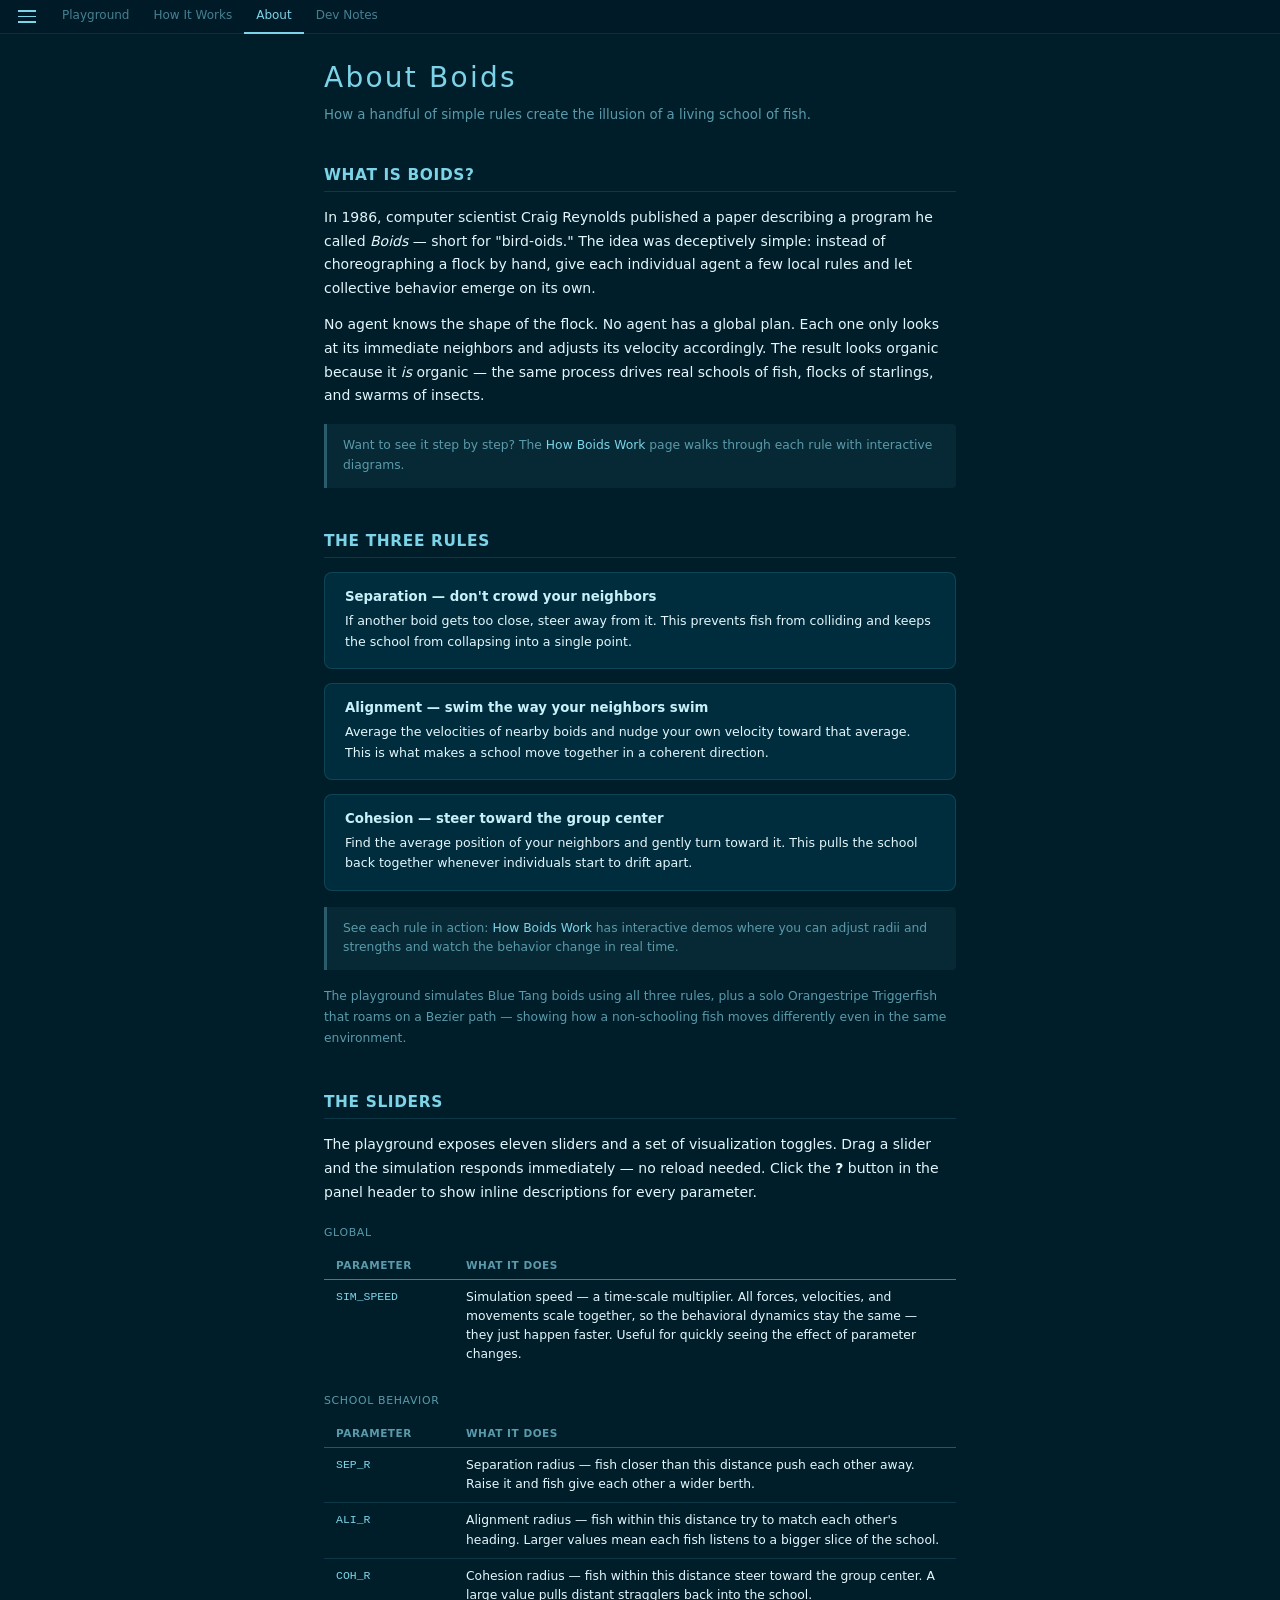
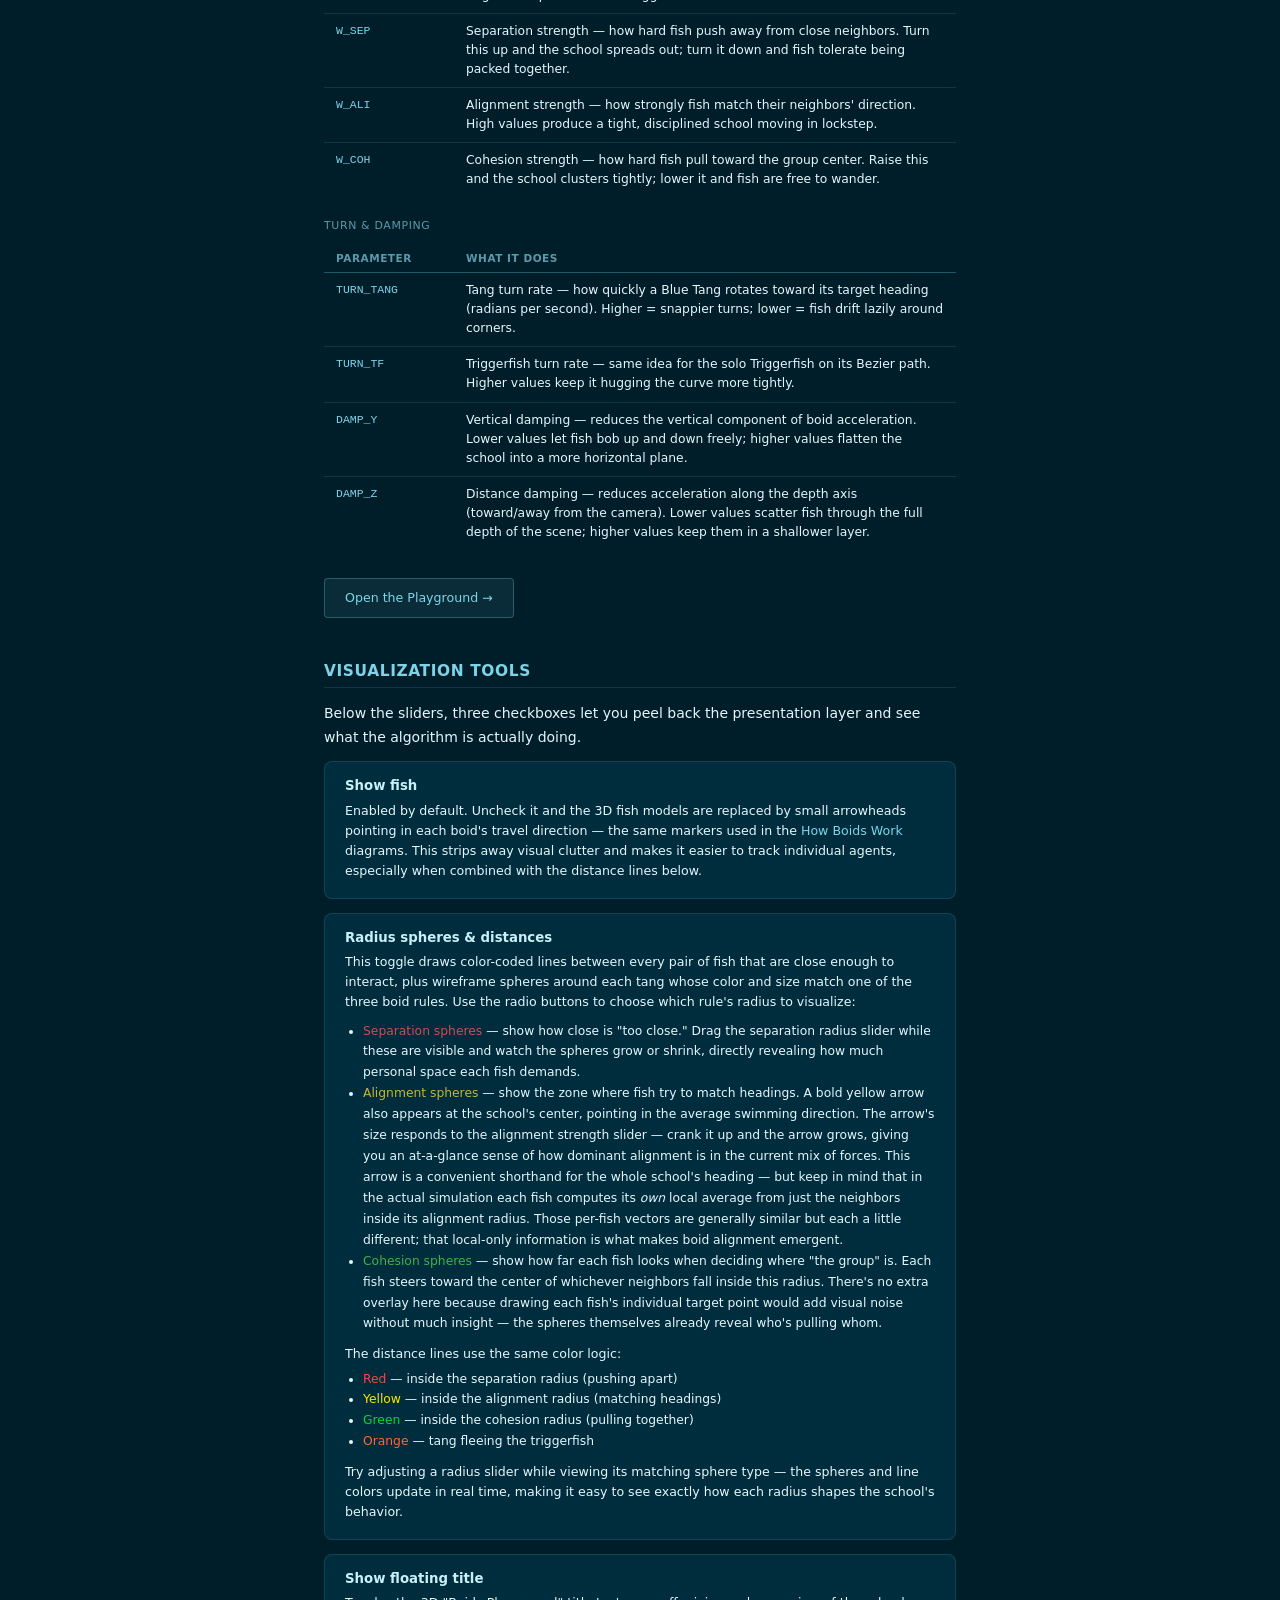
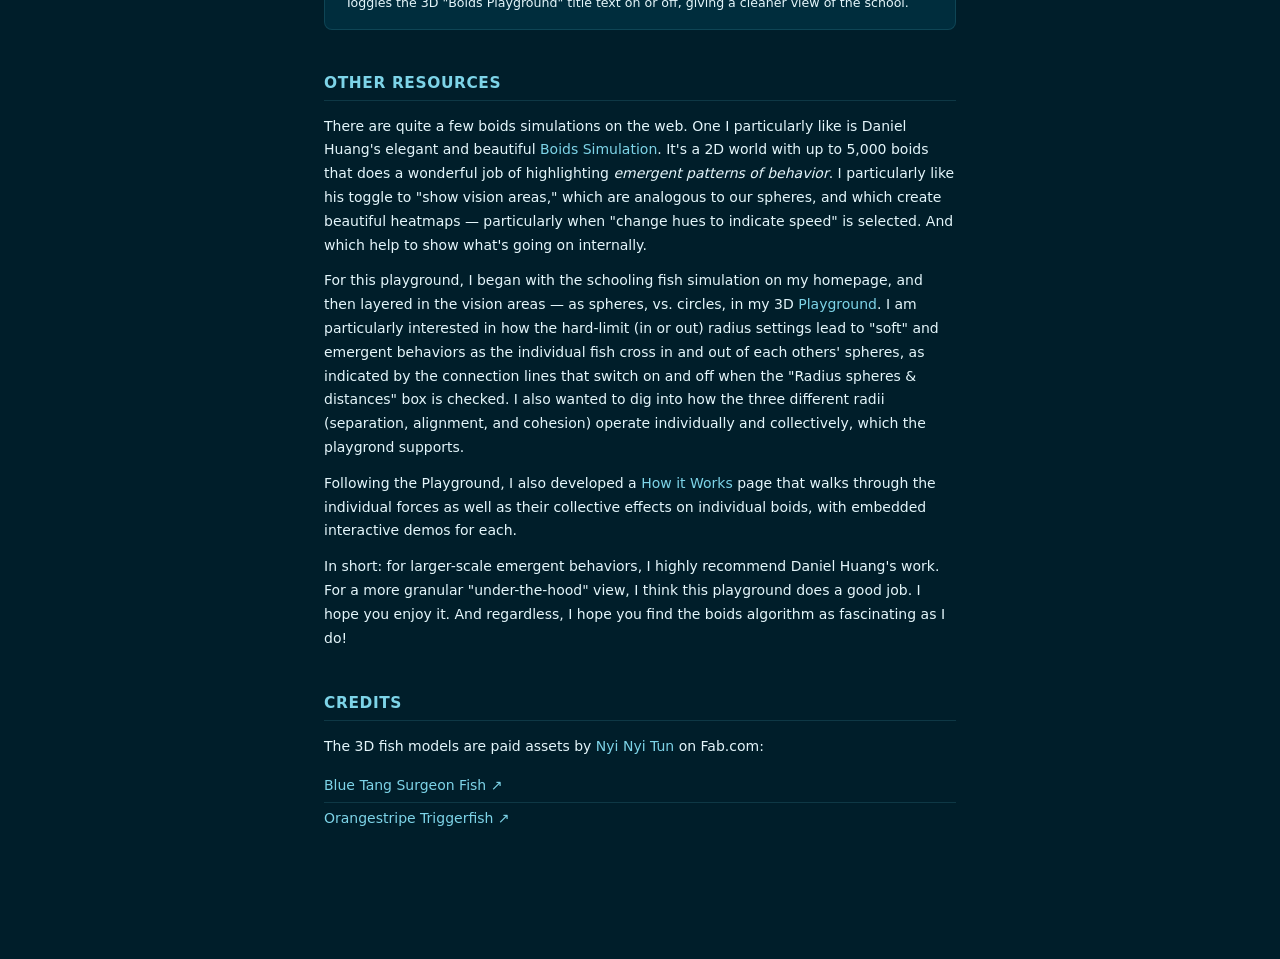
<file: boids-about.html>
<!DOCTYPE html>
<html lang="en">
<head>
  <meta charset="UTF-8" />
  <meta name="viewport" content="width=device-width, initial-scale=1.0" />
  <title>About Boids — Steve's Site</title>
  <meta property="og:title" content="About the Boids Playground" />
  <meta property="og:description" content="The three rules of boids, what each slider does, and how simple local interactions produce complex emergent flocking behavior." />
  <meta property="og:url" content="https://stevessite.com/boids-about.html" />
  <meta property="og:image" content="https://stevessite.com/boids_playground_preview.jpg" />
  <meta property="og:type" content="website" />
  <link rel="stylesheet" href="/theme.css" />
  <style>
    html, body { height: auto; overflow: auto; }

    .page-wrap {
      max-width: 680px;
      margin: 0 auto;
      padding: 60px 24px 80px;
    }

    .page-hero {
      margin-bottom: 40px;
    }
    .page-hero h1 {
      font-size: 2rem;
      font-weight: 300;
      letter-spacing: 0.08em;
      color: var(--color-primary);
      margin-bottom: 10px;
    }
    .page-hero p {
      color: var(--color-text-dim);
      font-size: 0.95rem;
      margin-bottom: 0;
    }

    section {
      margin-bottom: 44px;
    }
    section h2 {
      font-size: 1.1rem;
      font-weight: 600;
      color: var(--color-primary);
      letter-spacing: 0.04em;
      text-transform: uppercase;
      margin-bottom: 14px;
      padding-bottom: 6px;
      border-bottom: 1px solid var(--color-border);
    }
    section p {
      color: var(--color-text);
      line-height: 1.7;
      margin-bottom: 12px;
    }
    section p:last-child { margin-bottom: 0; }

    /* Three Rules cards */
    .rules-grid {
      display: grid;
      gap: 14px;
    }
    .rule-card {
      background: var(--color-surface);
      border: 1px solid var(--color-border);
      border-radius: var(--radius-md);
      padding: 16px 20px;
    }
    .rule-card h3 {
      font-size: 0.95rem;
      font-weight: 600;
      color: var(--color-primary-hi);
      margin-bottom: 6px;
    }
    .rule-card p {
      font-size: 0.9rem;
      color: var(--color-text);
      line-height: 1.6;
      margin-bottom: 0;
    }

    /* Slider reference table */
    .slider-group-label {
      font-size: 0.78rem;
      letter-spacing: 0.06em;
      text-transform: uppercase;
      color: var(--color-text-dim);
      margin: 20px 0 8px;
    }
    .slider-group-label:first-of-type { margin-top: 0; }

    .slider-table {
      width: 100%;
      border-collapse: collapse;
    }
    .slider-table th {
      color: var(--color-text-dim);
      font-size: 0.75rem;
      letter-spacing: 0.05em;
      text-transform: uppercase;
      text-align: left;
      padding: 6px 12px;
      border-bottom: 1px solid var(--color-border-hi);
    }
    .slider-table td {
      padding: 8px 12px;
      border-bottom: 1px solid var(--color-border);
      font-size: 0.88rem;
      vertical-align: top;
    }
    .slider-table tr:last-child td { border-bottom: none; }
    .slider-table td:first-child {
      color: var(--color-primary);
      font-family: var(--font-mono);
      font-size: 0.82rem;
      white-space: nowrap;
      width: 130px;
    }
    .slider-table td:last-child {
      color: var(--color-text);
      line-height: 1.55;
    }

    .playground-link {
      display: inline-block;
      margin-top: 28px;
      padding: 9px 20px;
      background: rgba(125, 212, 232, 0.08);
      border: 1px solid rgba(125, 212, 232, 0.28);
      border-radius: var(--radius-sm);
      color: var(--color-primary);
      font-size: 0.9rem;
      transition: background 0.15s, color 0.15s;
    }
    .playground-link:hover {
      background: rgba(125, 212, 232, 0.16);
      color: var(--color-primary-hi);
    }
    .see-also {
      margin-top: 16px;
      padding: 12px 16px;
      background: rgba(125, 212, 232, 0.06);
      border-left: 3px solid rgba(125, 212, 232, 0.3);
      border-radius: 0 var(--radius-sm) var(--radius-sm) 0;
      font-size: 0.88rem;
      color: var(--color-text-dim);
      line-height: 1.6;
    }
    .see-also a {
      color: var(--color-primary);
    }
    .see-also a:hover {
      color: var(--color-primary-hi);
    }
  </style>
</head>
<body>
<div class="page-wrap">

  <div class="page-hero">
    <h1>About Boids</h1>
    <p>How a handful of simple rules create the illusion of a living school of fish.</p>
  </div>

  <!-- ── What is Boids ─────────────────────────────────────────────────────── -->
  <section>
    <h2>What is Boids?</h2>
    <p>
      In 1986, computer scientist Craig Reynolds published a paper describing a program he called
      <em>Boids</em> — short for "bird-oids." The idea was deceptively simple: instead of
      choreographing a flock by hand, give each individual agent a few local rules and let
      collective behavior emerge on its own.
    </p>
    <p>
      No agent knows the shape of the flock. No agent has a global plan. Each one only looks at
      its immediate neighbors and adjusts its velocity accordingly. The result looks organic
      because it <em>is</em> organic — the same process drives real schools of fish, flocks of
      starlings, and swarms of insects.
    </p>
    <div class="see-also">
      Want to see it step by step? The <a href="/boids-explain.html">How Boids Work</a> page
      walks through each rule with interactive diagrams.
    </div>
  </section>

  <!-- ── Three Rules ──────────────────────────────────────────────────────── -->
  <section>
    <h2>The Three Rules</h2>
    <div class="rules-grid">
      <div class="rule-card">
        <h3>Separation — don't crowd your neighbors</h3>
        <p>
          If another boid gets too close, steer away from it. This prevents fish from
          colliding and keeps the school from collapsing into a single point.
        </p>
      </div>
      <div class="rule-card">
        <h3>Alignment — swim the way your neighbors swim</h3>
        <p>
          Average the velocities of nearby boids and nudge your own velocity toward that
          average. This is what makes a school move together in a coherent direction.
        </p>
      </div>
      <div class="rule-card">
        <h3>Cohesion — steer toward the group center</h3>
        <p>
          Find the average position of your neighbors and gently turn toward it. This pulls
          the school back together whenever individuals start to drift apart.
        </p>
      </div>
    </div>
    <div class="see-also" style="margin-top:16px;">
      See each rule in action: <a href="/boids-explain.html">How Boids Work</a> has
      interactive demos where you can adjust radii and strengths and watch the
      behavior change in real time.
    </div>
    <p style="margin-top:16px; color: var(--color-text-dim); font-size:0.88rem;">
      The playground simulates Blue Tang boids using all three rules, plus a solo Orangestripe
      Triggerfish that roams on a Bezier path — showing how a non-schooling fish moves
      differently even in the same environment.
    </p>
  </section>

  <!-- ── The Sliders ──────────────────────────────────────────────────────── -->
  <section>
    <h2>The Sliders</h2>
    <p>
      The playground exposes eleven sliders and a set of visualization toggles. Drag a
      slider and the simulation responds immediately — no reload needed. Click the
      <strong>?</strong> button in the panel header to show inline descriptions for every
      parameter.
    </p>

    <p class="slider-group-label">Global</p>
    <table class="slider-table">
      <thead>
        <tr><th>Parameter</th><th>What it does</th></tr>
      </thead>
      <tbody>
        <tr>
          <td>SIM_SPEED</td>
          <td>Simulation speed — a time-scale multiplier. All forces, velocities, and movements scale together, so the behavioral dynamics stay the same — they just happen faster. Useful for quickly seeing the effect of parameter changes.</td>
        </tr>
      </tbody>
    </table>

    <p class="slider-group-label">School Behavior</p>
    <table class="slider-table">
      <thead>
        <tr>
          <th>Parameter</th>
          <th>What it does</th>
        </tr>
      </thead>
      <tbody>
        <tr>
          <td>SEP_R</td>
          <td>Separation radius — fish closer than this distance push each other away. Raise it and fish give each other a wider berth.</td>
        </tr>
        <tr>
          <td>ALI_R</td>
          <td>Alignment radius — fish within this distance try to match each other's heading. Larger values mean each fish listens to a bigger slice of the school.</td>
        </tr>
        <tr>
          <td>COH_R</td>
          <td>Cohesion radius — fish within this distance steer toward the group center. A large value pulls distant stragglers back into the school.</td>
        </tr>
        <tr>
          <td>W_SEP</td>
          <td>Separation strength — how hard fish push away from close neighbors. Turn this up and the school spreads out; turn it down and fish tolerate being packed together.</td>
        </tr>
        <tr>
          <td>W_ALI</td>
          <td>Alignment strength — how strongly fish match their neighbors' direction. High values produce a tight, disciplined school moving in lockstep.</td>
        </tr>
        <tr>
          <td>W_COH</td>
          <td>Cohesion strength — how hard fish pull toward the group center. Raise this and the school clusters tightly; lower it and fish are free to wander.</td>
        </tr>
      </tbody>
    </table>

    <p class="slider-group-label">Turn &amp; Damping</p>
    <table class="slider-table">
      <thead>
        <tr>
          <th>Parameter</th>
          <th>What it does</th>
        </tr>
      </thead>
      <tbody>
        <tr>
          <td>TURN_TANG</td>
          <td>Tang turn rate — how quickly a Blue Tang rotates toward its target heading (radians per second). Higher = snappier turns; lower = fish drift lazily around corners.</td>
        </tr>
        <tr>
          <td>TURN_TF</td>
          <td>Triggerfish turn rate — same idea for the solo Triggerfish on its Bezier path. Higher values keep it hugging the curve more tightly.</td>
        </tr>
        <tr>
          <td>DAMP_Y</td>
          <td>Vertical damping — reduces the vertical component of boid acceleration. Lower values let fish bob up and down freely; higher values flatten the school into a more horizontal plane.</td>
        </tr>
        <tr>
          <td>DAMP_Z</td>
          <td>Distance damping — reduces acceleration along the depth axis (toward/away from the camera). Lower values scatter fish through the full depth of the scene; higher values keep them in a shallower layer.</td>
        </tr>
      </tbody>
    </table>

    <a href="/playground.html" class="playground-link">Open the Playground →</a>
  </section>

  <!-- ── Visualization Tools ──────────────────────────────────────────────── -->
  <section>
    <h2>Visualization Tools</h2>
    <p>
      Below the sliders, three checkboxes let you peel back the presentation layer and
      see what the algorithm is actually doing.
    </p>

    <div class="rules-grid">
      <div class="rule-card">
        <h3>Show fish</h3>
        <p>
          Enabled by default. Uncheck it and the 3D fish models are replaced by small
          arrowheads pointing in each boid's travel direction — the same markers used in
          the <a href="/boids-explain.html" style="color: var(--color-primary)">How Boids Work</a>
          diagrams. This strips away visual clutter and makes it easier to track individual
          agents, especially when combined with the distance lines below.
        </p>
      </div>
      <div class="rule-card">
        <h3>Radius spheres &amp; distances</h3>
        <p>
          This toggle draws color-coded lines between every pair of fish that are close
          enough to interact, plus wireframe spheres around each tang whose color and
          size match one of the three boid rules. Use the radio buttons to choose which
          rule's radius to visualize:
        </p>
        <ul style="margin: 8px 0 0 18px; font-size: 0.88rem; line-height: 1.7; color: var(--color-text);">
          <li><span style="color:#c85050">Separation spheres</span> — show how close is
            "too close." Drag the separation radius slider while these are visible and
            watch the spheres grow or shrink, directly revealing how much personal space
            each fish demands.</li>
          <li><span style="color:#c8b432">Alignment spheres</span> — show the zone where
            fish try to match headings. A bold yellow arrow also appears at the school's
            center, pointing in the average swimming direction. The arrow's size responds
            to the alignment strength slider — crank it up and the arrow grows, giving you
            an at-a-glance sense of how dominant alignment is in the current mix of forces.
            This arrow is a convenient shorthand for the whole school's heading — but keep
            in mind that in the actual simulation each fish computes its <em>own</em> local
            average from just the neighbors inside its alignment radius. Those per-fish
            vectors are generally similar but each a little different; that local-only
            information is what makes boid alignment emergent.</li>
          <li><span style="color:#3cb446">Cohesion spheres</span> — show how far each fish
            looks when deciding where "the group" is. Each fish steers toward the center
            of whichever neighbors fall inside this radius. There's no extra overlay here
            because drawing each fish's individual target point would add visual noise
            without much insight — the spheres themselves already reveal who's pulling
            whom.</li>
        </ul>
        <p style="margin-top: 10px;">
          The distance lines use the same color logic:
        </p>
        <ul style="margin: 4px 0 0 18px; font-size: 0.88rem; line-height: 1.7; color: var(--color-text);">
          <li><span style="color:#ff4444">Red</span> — inside the separation radius (pushing apart)</li>
          <li><span style="color:#ffe600">Yellow</span> — inside the alignment radius (matching headings)</li>
          <li><span style="color:#00d930">Green</span> — inside the cohesion radius (pulling together)</li>
          <li><span style="color:#ff6633">Orange</span> — tang fleeing the triggerfish</li>
        </ul>
        <p style="margin-top: 10px;">
          Try adjusting a radius slider while viewing its matching sphere type — the
          spheres and line colors update in real time, making it easy to see exactly how
          each radius shapes the school's behavior.
        </p>
      </div>
      <div class="rule-card">
        <h3>Show floating title</h3>
        <p>
          Toggles the 3D "Boids Playground" title text on or off, giving a cleaner view of
          the school.
        </p>
      </div>
    </div>
  </section>

  <!-- ── Other Resources ─────────────────────────────────────────────────── -->
  <section>
    <h2>Other Resources</h2>
    <p>
      There are quite a few boids simulations on the web. One I particularly like is
      Daniel Huang's elegant and beautiful
      <a href="https://boids.dan.onl/" target="_blank" rel="noopener">Boids Simulation</a>.
      It's a 2D world with up to 5,000 boids that does a wonderful job of highlighting
      <em>emergent patterns of behavior</em>. I particularly like his toggle to
      "show vision areas," which are analogous to our spheres, and which create beautiful
      heatmaps — particularly when "change hues to indicate speed" is selected. And which
      help to show what's going on internally.
    </p>
    <p>
      For this playground, I began with the schooling fish simulation on my homepage, and then
      layered in the vision areas — as spheres, vs. circles, in my 3D <a href="/index.html">Playground</a>. 
      I am particularly
      interested in how the hard-limit (in or out) radius settings lead to "soft" and emergent
      behaviors as the individual fish cross in and out of each others' spheres, as indicated by
      the connection lines that switch on and off when the "Radius spheres &amp; distances" box
      is checked. I also wanted to dig into how the three different radii (separation, alignment,
      and cohesion) operate individually and collectively, which the playgrond supports. 
    </p>
    <p>
      Following the Playground, I also developed a <a href="boids-explain.html">How it Works</a> page 
      that walks through the individual forces as well as their collective effects on individual boids, with embedded 
      interactive demos for each. 
    </p>
    <p>
      In short: for larger-scale emergent behaviors, I highly recommend Daniel Huang's work.
      For a more granular "under-the-hood" view, I think this playground does a good job. I hope
      you enjoy it. And regardless, I hope you find the boids algorithm as fascinating as I do!
    </p>
  </section>

  <!-- ── Credits ──────────────────────────────────────────────────────────── -->
  <section>
    <h2>Credits</h2>
    <p>
      The 3D fish models are paid assets by
      <a href="https://www.fab.com/sellers/Nyi%20Nyi%20Tun" target="_blank">Nyi Nyi Tun</a>
      on Fab.com:
    </p>
    <ul style="list-style: none; padding: 0; margin-bottom: 0;">
      <li style="padding: 5px 0; border-bottom: 1px solid var(--color-border);">
        <a href="https://www.fab.com/listings/2203de0a-a1f4-4a7a-8a98-34dc4d68a39e" target="_blank">Blue Tang Surgeon Fish ↗</a>
      </li>
      <li style="padding: 5px 0;">
        <a href="https://www.fab.com/listings/b5bff737-7450-4362-8be9-93079bdf6588" target="_blank">Orangestripe Triggerfish ↗</a>
      </li>
    </ul>
  </section>

</div>
<script src="/boids-nav.js"></script>
</body>
</html>
</file>
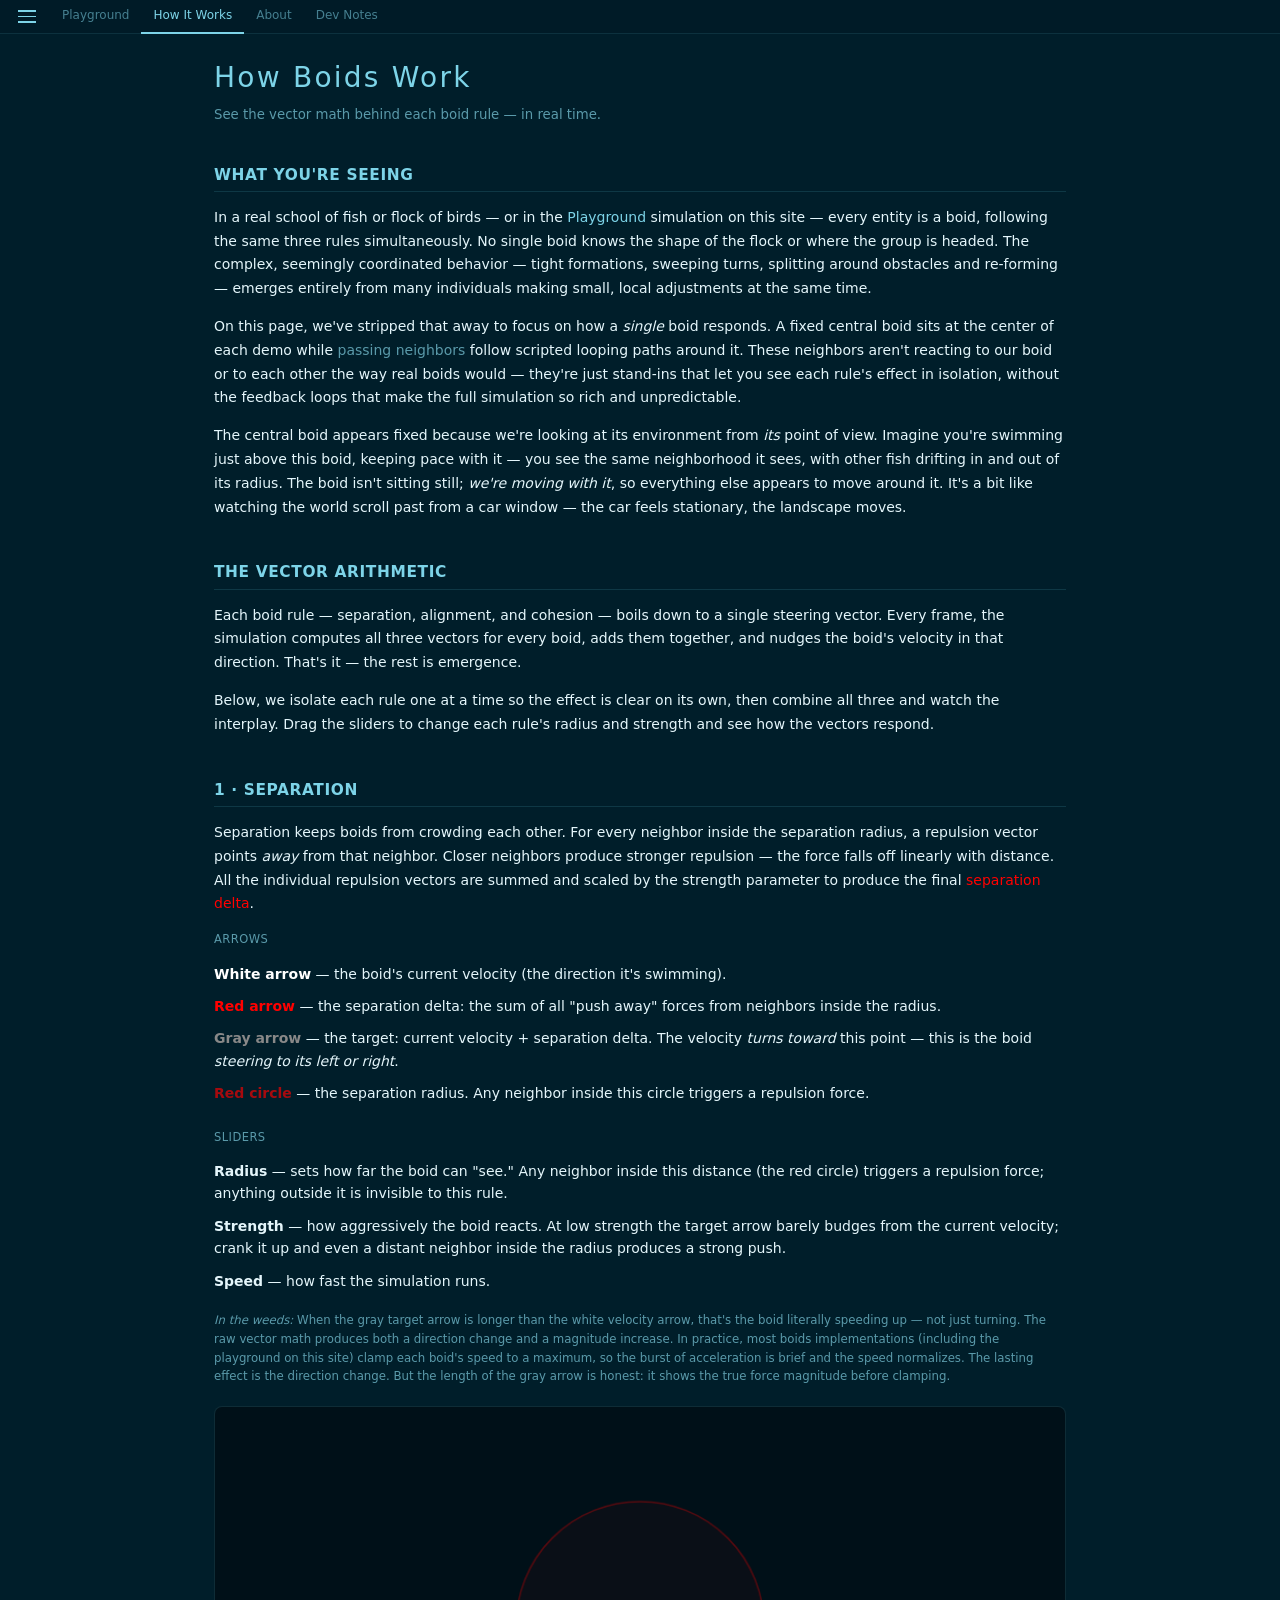
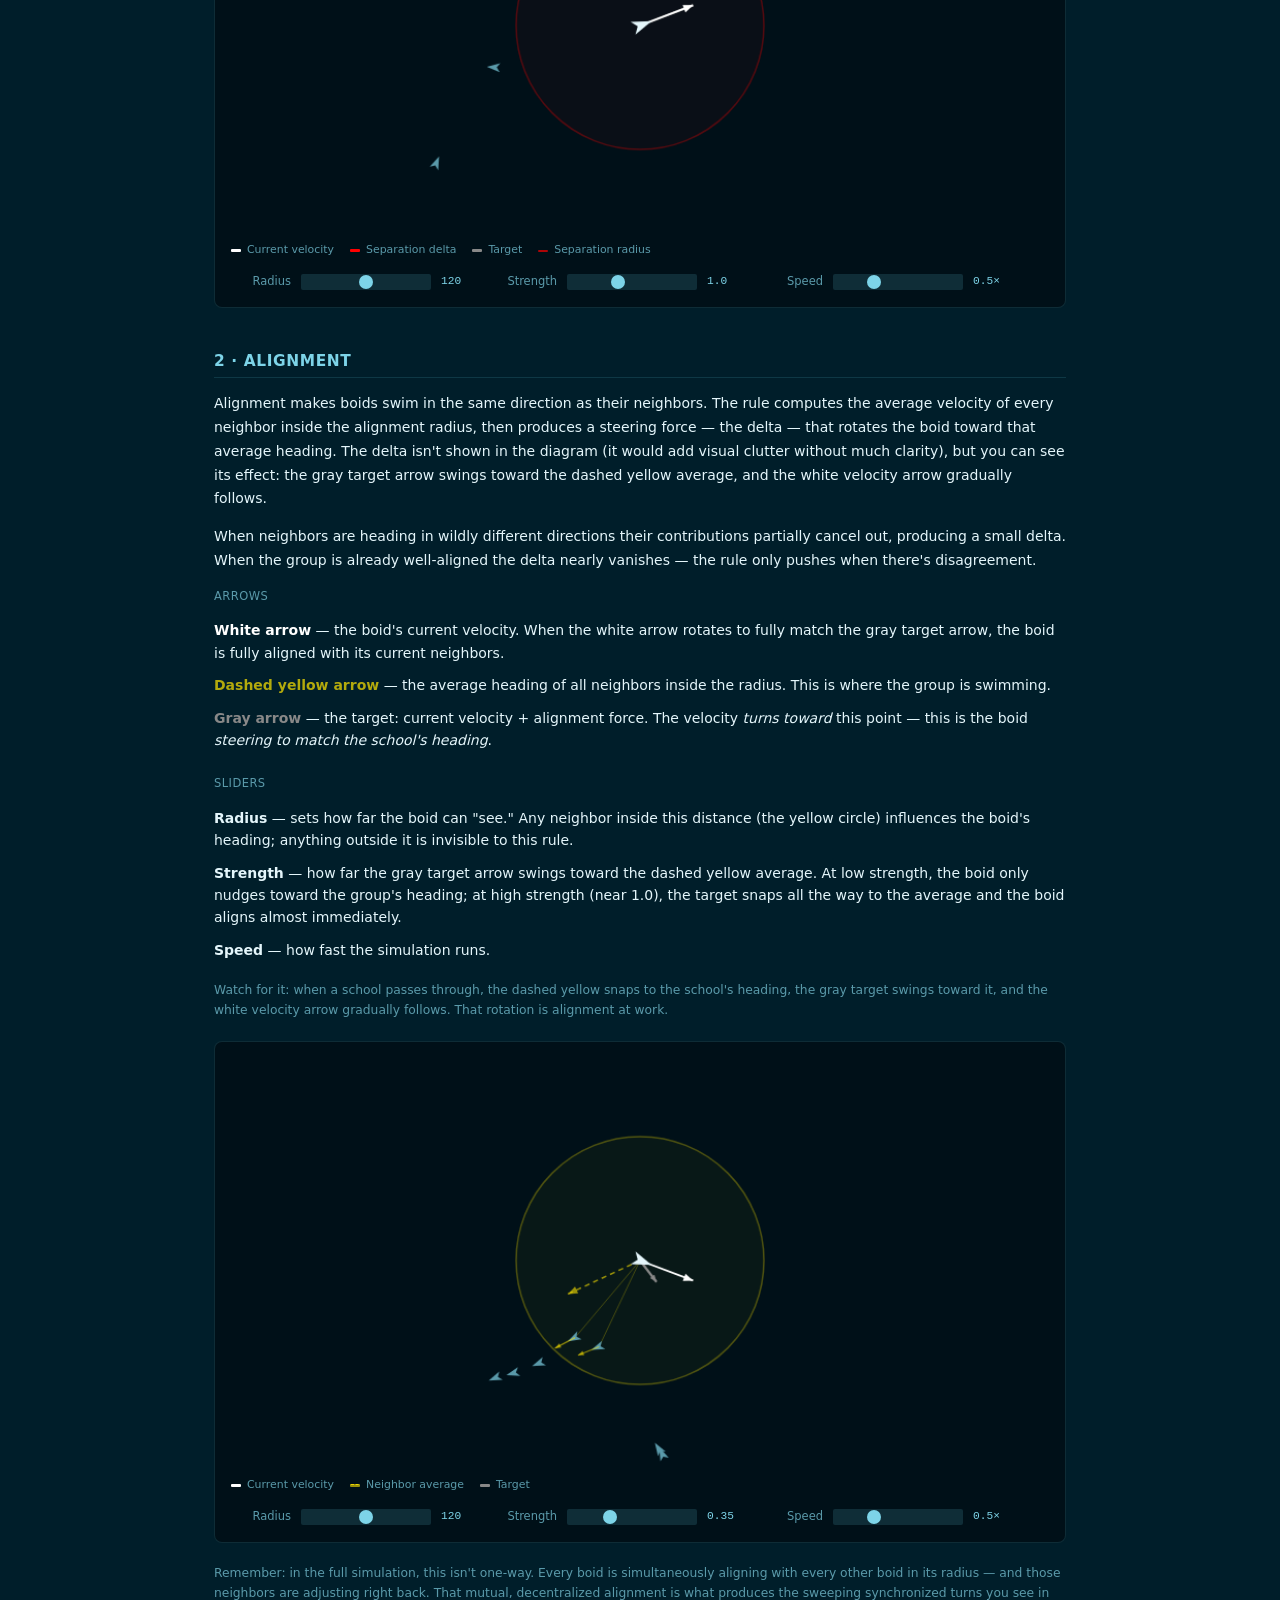
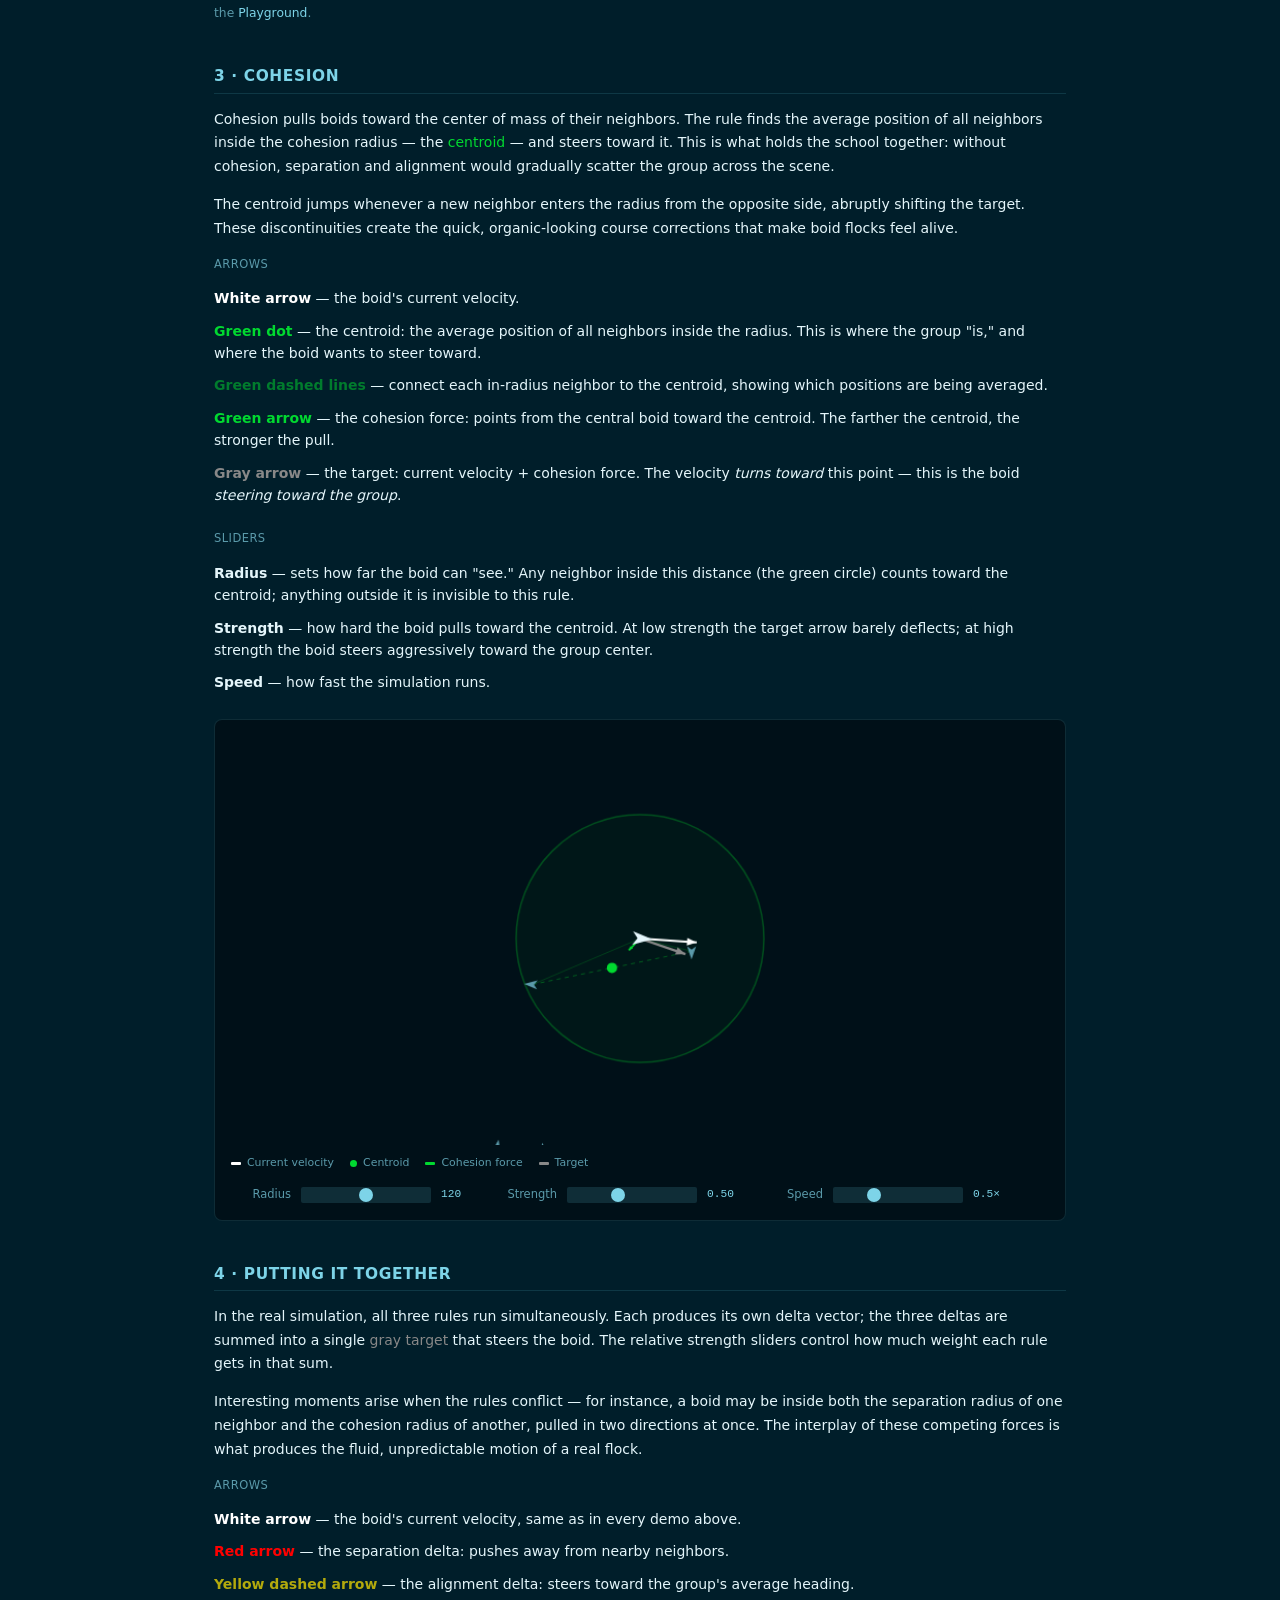
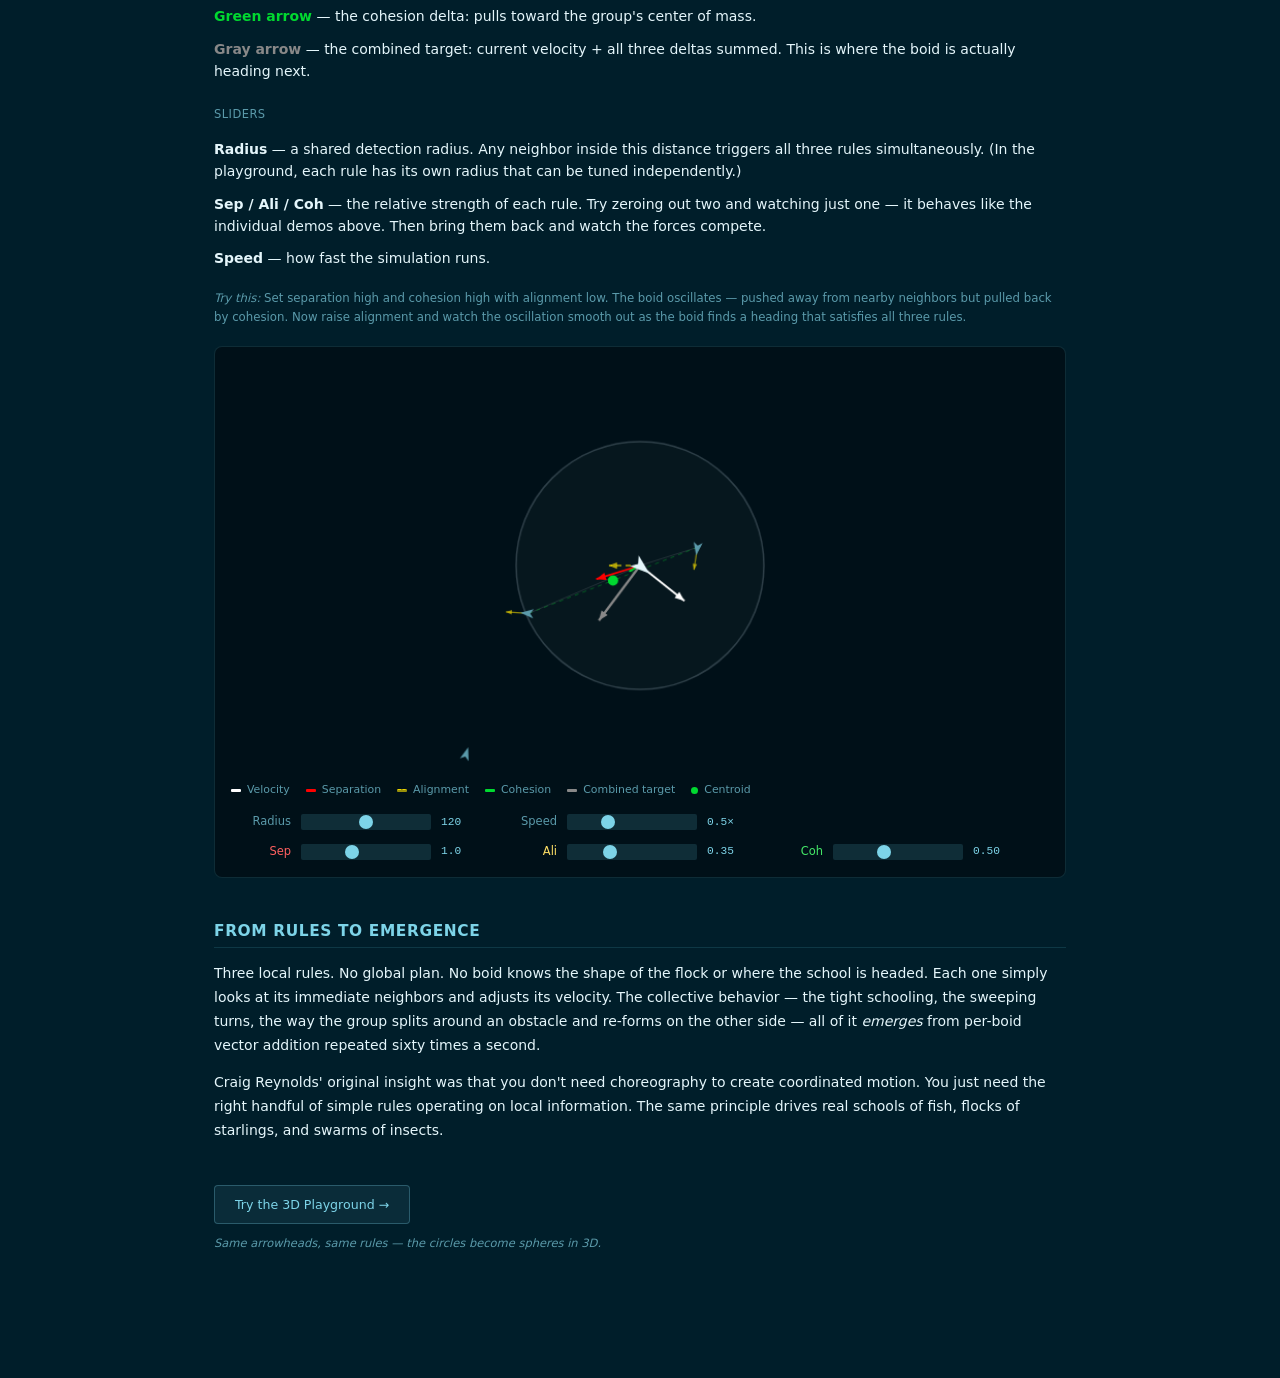
<file: boids-explain.html>
<!DOCTYPE html>
<html lang="en">
<head>
  <meta charset="UTF-8" />
  <meta name="viewport" content="width=device-width, initial-scale=1.0" />
  <title>How Boids Work — Steve's Site</title>
  <meta property="og:title" content="How Boids Work" />
  <meta property="og:description" content="A visual explainer of the three rules behind flocking behavior — separation, alignment, and cohesion — with interactive animated demos." />
  <meta property="og:url" content="https://stevessite.com/boids-explain.html" />
  <meta property="og:image" content="https://stevessite.com/boids_playground_preview.jpg" />
  <meta property="og:type" content="website" />
  <link rel="stylesheet" href="/theme.css" />
  <style>
    html, body { height: auto; overflow: auto; }

    .page-wrap {
      max-width: 900px;
      margin: 0 auto;
      padding: 60px 24px 80px;
    }

    .page-hero {
      margin-bottom: 40px;
    }
    .page-hero h1 {
      font-size: 2rem;
      font-weight: 300;
      letter-spacing: 0.08em;
      color: var(--color-primary);
      margin-bottom: 10px;
    }
    .page-hero p {
      color: var(--color-text-dim);
      font-size: 0.95rem;
      margin-bottom: 0;
    }

    section {
      margin-bottom: 44px;
    }
    section h2 {
      font-size: 1.1rem;
      font-weight: 600;
      color: var(--color-primary);
      letter-spacing: 0.04em;
      text-transform: uppercase;
      margin-bottom: 14px;
      padding-bottom: 6px;
      border-bottom: 1px solid var(--color-border);
    }
    section p {
      color: var(--color-text);
      line-height: 1.7;
      margin-bottom: 14px;
    }
    section p:last-child { margin-bottom: 0; }

    /* ── Demo containers ─────────────────────────────────────── */
    .demo-container {
      background: #001018;
      border: 1px solid var(--color-border);
      border-radius: var(--radius-md);
      padding: 12px;
      margin: 20px 0;
    }
    .demo-canvas {
      display: block;
      width: 100%;
      height: auto;
      border-radius: var(--radius-sm);
    }

    /* ── Vector legend ───────────────────────────────────────── */
    .demo-legend {
      display: flex;
      flex-wrap: wrap;
      gap: 16px;
      padding: 10px 4px 6px;
      font-size: 0.78rem;
      color: var(--color-text-dim);
    }
    .legend-item {
      display: flex;
      align-items: center;
      gap: 6px;
    }
    .legend-swatch {
      display: inline-block;
      width: 10px;
      height: 3px;
      border-radius: 1px;
    }

    /* ── Slider controls ─────────────────────────────────────── */
    .demo-controls {
      display: flex;
      flex-wrap: wrap;
      gap: 20px;
      padding: 8px 4px 4px;
    }
    .demo-control {
      display: flex;
      align-items: center;
      gap: 10px;
      font-size: 0.82rem;
      color: var(--color-text-dim);
    }
    .demo-control-label {
      min-width: 60px;
      text-align: right;
    }
    .demo-slider {
      -webkit-appearance: none;
      appearance: none;
      width: 130px;
      height: 4px;
      background: rgba(100, 210, 230, 0.15);
      border-radius: 2px;
      border: none;
      outline: none;
      cursor: pointer;
    }
    .demo-slider::-webkit-slider-thumb {
      -webkit-appearance: none;
      width: 14px;
      height: 14px;
      border-radius: 50%;
      background: #7dd4e8;
      cursor: pointer;
      border: none;
    }
    .demo-slider::-moz-range-thumb {
      width: 14px;
      height: 14px;
      border-radius: 50%;
      background: #7dd4e8;
      cursor: pointer;
      border: none;
    }
    .demo-control-value {
      min-width: 36px;
      color: var(--color-primary);
      font-family: var(--font-mono);
      font-size: 0.8rem;
    }

    /* ── Placeholder for future demos ────────────────────────── */
    .demo-placeholder {
      background: #001018;
      border: 1px solid var(--color-border);
      border-radius: var(--radius-md);
      height: 180px;
      display: flex;
      align-items: center;
      justify-content: center;
      color: var(--color-text-dim);
      font-size: 0.88rem;
      margin: 20px 0;
    }

    .playground-link {
      display: inline-block;
      margin-top: 28px;
      padding: 9px 20px;
      background: rgba(125, 212, 232, 0.08);
      border: 1px solid rgba(125, 212, 232, 0.28);
      border-radius: var(--radius-sm);
      color: var(--color-primary);
      font-size: 0.9rem;
      transition: background 0.15s, color 0.15s;
    }
    .playground-link:hover {
      background: rgba(125, 212, 232, 0.16);
      color: var(--color-primary-hi);
    }
    .playground-hint {
      margin-top: 10px;
      font-size: 0.82rem;
      color: var(--color-text-dim);
      font-style: italic;
    }

    @media (max-width: 600px) {
      .page-wrap { padding: 50px 16px 60px; }
      .demo-controls { flex-direction: column; gap: 10px; }
      .demo-slider { width: 100px; }
    }
  </style>
</head>
<body>
<div class="page-wrap">

  <div class="page-hero">
    <h1>How Boids Work</h1>
    <p>See the vector math behind each boid rule — in real time.</p>
  </div>

  <!-- ── Framing ────────────────────────────────────────────────────────── -->
  <section>
    <h2>What You're Seeing</h2>
    <p>
      In a real school of fish or flock of birds — or in the
      <a href="/playground.html">Playground</a> simulation on this site —
      every entity is a boid, following the same three rules simultaneously.
      No single boid knows the shape of the flock or where the group is headed.
      The complex, seemingly coordinated behavior — tight formations, sweeping
      turns, splitting around obstacles and re-forming — emerges entirely from
      many individuals making small, local adjustments at the same time.
    </p>
    <p>
      On this page, we've stripped that away to focus on how a
      <em>single</em> boid responds. A fixed
      <span style="color:#e4f6fb">central boid</span> sits at the center of
      each demo while <span style="color:#5a9aaa">passing neighbors</span>
      follow scripted looping paths around it. These neighbors aren't reacting
      to our boid or to each other the way real boids would — they're just
      stand-ins that let you see each rule's effect in isolation, without the
      feedback loops that make the full simulation so rich and unpredictable.
    </p>
    <p>
      The central boid appears fixed because we're looking at its environment
      from <em>its</em> point of view. Imagine you're swimming just above this
      boid, keeping pace with it — you see the same neighborhood it sees, with
      other fish drifting in and out of its radius. The boid isn't sitting
      still; <em>we're moving with it</em>, so everything else appears to move
      around it. It's a bit like watching the world scroll past from a car
      window — the car feels stationary, the landscape moves.
    </p>
  </section>

  <!-- ── Introduction ────────────────────────────────────────────────────── -->
  <section>
    <h2>The Vector Arithmetic</h2>
    <p>
      Each boid rule — separation, alignment, and cohesion — boils down to a
      single steering vector. Every frame, the simulation computes all three
      vectors for every boid, adds them together, and nudges the boid's
      velocity in that direction. That's it — the rest is emergence.
    </p>
    <p>
      Below, we isolate each rule one at a time so the effect is clear on its
      own, then combine all three and watch the interplay. Drag the sliders to
      change each rule's radius and strength and see how the vectors respond.
    </p>
  </section>

  <!-- ── Separation ──────────────────────────────────────────────────────── -->
  <section>
    <h2>1 &middot; Separation</h2>
    <p>
      Separation keeps boids from crowding each other. For every neighbor inside the
      separation radius, a repulsion vector points <em>away</em> from that neighbor.
      Closer neighbors produce stronger repulsion — the force falls off linearly with
      distance. All the individual repulsion vectors are summed and scaled by the
      strength parameter to produce the final <span style="color:#ff0000">separation
      delta</span>.
    </p>
    <p style="color: var(--color-text-dim); font-size: 0.82rem; letter-spacing: 0.04em; text-transform: uppercase; margin-bottom: 8px;">Arrows</p>
    <ul style="list-style:none; padding:0; margin:0 0 18px;">
      <li style="padding:5px 0; color:var(--color-text); line-height:1.6;">
        <span style="color:#ffffff; font-weight:600;">White arrow</span> —
        the boid's current velocity (the direction it's swimming).
      </li>
      <li style="padding:5px 0; color:var(--color-text); line-height:1.6;">
        <span style="color:#ff0000; font-weight:600;">Red arrow</span> —
        the separation delta: the sum of all "push away" forces from neighbors inside the radius.
      </li>
      <li style="padding:5px 0; color:var(--color-text); line-height:1.6;">
        <span style="color:#888; font-weight:600;">Gray arrow</span> —
        the target: current velocity + separation delta. The velocity
        <em>turns toward</em> this point — this is the boid
        <em>steering to its left or right</em>.
      </li>
      <li style="padding:5px 0; color:var(--color-text); line-height:1.6;">
        <span style="color:rgba(255,0,0,0.65); font-weight:600;">Red circle</span> —
        the separation radius. Any neighbor inside this circle triggers a repulsion force.
      </li>
    </ul>

    <p style="color: var(--color-text-dim); font-size: 0.82rem; letter-spacing: 0.04em; text-transform: uppercase; margin-bottom: 8px;">Sliders</p>
    <ul style="list-style:none; padding:0; margin:0 0 14px;">
      <li style="padding:5px 0; color:var(--color-text); line-height:1.6;">
        <strong>Radius</strong> —
        sets how far the boid can "see." Any neighbor inside this distance
        (the red circle) triggers a repulsion force; anything outside it is
        invisible to this rule.
      </li>
      <li style="padding:5px 0; color:var(--color-text); line-height:1.6;">
        <strong>Strength</strong> —
        how aggressively the boid reacts. At low strength the target arrow
        barely budges from the current velocity; crank it up and even a
        distant neighbor inside the radius produces a strong push.
      </li>
      <li style="padding:5px 0; color:var(--color-text); line-height:1.6;">
        <strong>Speed</strong> —
        how fast the simulation runs.
      </li>
    </ul>

    <p style="color: var(--color-text-dim); font-size: 0.84rem; line-height: 1.6; margin-bottom: 14px;">
      <em>In the weeds:</em> When the gray target arrow is longer than the white
      velocity arrow, that's the boid literally speeding up — not just turning. The
      raw vector math produces both a direction change and a magnitude increase.
      In practice, most boids implementations (including the playground on this site) clamp each
      boid's speed to a maximum, so the burst of acceleration is brief and the speed
      normalizes. The lasting effect is the direction change. But the length of the
      gray arrow is honest: it shows the true force magnitude before clamping.
    </p>

    <div class="demo-container">
      <canvas id="sep-canvas" class="demo-canvas" width="800" height="400"></canvas>
      <div class="demo-legend">
        <span class="legend-item"><span class="legend-swatch" style="background:#fff"></span> Current velocity</span>
        <span class="legend-item"><span class="legend-swatch" style="background:#ff0000"></span> Separation delta</span>
        <span class="legend-item"><span class="legend-swatch" style="background:#888"></span> Target</span>
        <span class="legend-item"><span class="legend-swatch" style="background:rgba(255,0,0,0.35); height:1px; border:1px solid rgba(255,0,0,0.5)"></span> Separation radius</span>
      </div>
      <div class="demo-controls">
        <div class="demo-control">
          <span class="demo-control-label">Radius</span>
          <input type="range" id="sep-radius" class="demo-slider" min="40" max="200" value="120" step="1" />
          <span id="sep-radius-val" class="demo-control-value">120</span>
        </div>
        <div class="demo-control">
          <span class="demo-control-label">Strength</span>
          <input type="range" id="sep-strength" class="demo-slider" min="0" max="3" value="1.0" step="0.1" />
          <span id="sep-strength-val" class="demo-control-value">1.0</span>
        </div>
        <div class="demo-control">
          <span class="demo-control-label">Speed</span>
          <input type="range" id="sep-speed" class="demo-slider" min="0.1" max="2" value="0.5" step="0.1" />
          <span id="sep-speed-val" class="demo-control-value">0.5×</span>
        </div>
      </div>
    </div>

  </section>

  <!-- ── Alignment ───────────────────────────────────────────────────────── -->
  <section>
    <h2>2 &middot; Alignment</h2>
    <p>
      Alignment makes boids swim in the same direction as their neighbors. The rule
      computes the average velocity of every neighbor inside the alignment radius, then
      produces a steering force — the delta — that rotates the boid toward that average
      heading. The delta isn't shown in the diagram (it would add visual clutter without
      much clarity), but you can see its effect: the gray target arrow swings toward the
      dashed yellow average, and the white velocity arrow gradually follows.
    </p>
    <p>
      When neighbors are heading in wildly different directions their contributions
      partially cancel out, producing a small delta. When the group is already
      well-aligned the delta nearly vanishes — the rule only pushes when there's
      disagreement.
    </p>

    <p style="color: var(--color-text-dim); font-size: 0.82rem; letter-spacing: 0.04em; text-transform: uppercase; margin-bottom: 8px;">Arrows</p>
    <ul style="list-style:none; padding:0; margin:0 0 18px;">
      <li style="padding:5px 0; color:var(--color-text); line-height:1.6;">
        <span style="color:#ffffff; font-weight:600;">White arrow</span> —
        the boid's current velocity. When the white arrow rotates to fully match
        the gray target arrow, the boid is fully aligned with its current
        neighbors.
      </li>
      <li style="padding:5px 0; color:var(--color-text); line-height:1.6;">
        <span style="color:rgba(255,230,0,0.7); font-weight:600;">Dashed yellow arrow</span> —
        the average heading of all neighbors inside the radius. This is where the
        group is swimming.
      </li>
      <li style="padding:5px 0; color:var(--color-text); line-height:1.6;">
        <span style="color:#888; font-weight:600;">Gray arrow</span> —
        the target: current velocity + alignment force. The velocity
        <em>turns toward</em> this point — this is the boid
        <em>steering to match the school's heading</em>.
      </li>
    </ul>

    <p style="color: var(--color-text-dim); font-size: 0.82rem; letter-spacing: 0.04em; text-transform: uppercase; margin-bottom: 8px;">Sliders</p>
    <ul style="list-style:none; padding:0; margin:0 0 14px;">
      <li style="padding:5px 0; color:var(--color-text); line-height:1.6;">
        <strong>Radius</strong> —
        sets how far the boid can "see." Any neighbor inside this distance
        (the yellow circle) influences the boid's heading; anything outside
        it is invisible to this rule.
      </li>
      <li style="padding:5px 0; color:var(--color-text); line-height:1.6;">
        <strong>Strength</strong> —
        how far the gray target arrow swings toward the dashed yellow
        average. At low strength, the boid only nudges toward the group's
        heading; at high strength (near 1.0), the target snaps all the way
        to the average and the boid aligns almost immediately.
      </li>
      <li style="padding:5px 0; color:var(--color-text); line-height:1.6;">
        <strong>Speed</strong> —
        how fast the simulation runs.
      </li>
    </ul>
    <p style="color: var(--color-text-dim); font-size: 0.88rem; line-height: 1.65;">
      Watch for it: when a school passes through, the dashed yellow snaps to
      the school's heading, the gray target swings toward it, and the white
      velocity arrow gradually follows. That rotation is alignment at work.
    </p>

    <div class="demo-container">
      <canvas id="ali-canvas" class="demo-canvas" width="800" height="400"></canvas>
      <div class="demo-legend">
        <span class="legend-item"><span class="legend-swatch" style="background:#fff"></span> Current velocity</span>
        <span class="legend-item"><span class="legend-swatch" style="background:rgba(255,230,0,0.6); border-top:1px dashed rgba(255,230,0,0.8)"></span> Neighbor average</span>
        <span class="legend-item"><span class="legend-swatch" style="background:#888"></span> Target</span>
      </div>
      <div class="demo-controls">
        <div class="demo-control">
          <span class="demo-control-label">Radius</span>
          <input type="range" id="ali-radius" class="demo-slider" min="40" max="200" value="120" step="1" />
          <span id="ali-radius-val" class="demo-control-value">120</span>
        </div>
        <div class="demo-control">
          <span class="demo-control-label">Strength</span>
          <input type="range" id="ali-strength" class="demo-slider" min="0" max="1.5" value="0.35" step="0.05" />
          <span id="ali-strength-val" class="demo-control-value">0.35</span>
        </div>
        <div class="demo-control">
          <span class="demo-control-label">Speed</span>
          <input type="range" id="ali-speed" class="demo-slider" min="0.1" max="2" value="0.5" step="0.1" />
          <span id="ali-speed-val" class="demo-control-value">0.5×</span>
        </div>
      </div>
    </div>

    <p style="color: var(--color-text-dim); font-size: 0.88rem; line-height: 1.65; margin-top: 16px;">
      Remember: in the full simulation, this isn't one-way. Every boid is
      simultaneously aligning with every other boid in its radius — and those
      neighbors are adjusting right back. That mutual, decentralized alignment
      is what produces the sweeping synchronized turns you see in the
      <a href="/playground.html">Playground</a>.
    </p>
  </section>

  <!-- ── Cohesion ────────────────────────────────────────────────────────── -->
  <section>
    <h2>3 &middot; Cohesion</h2>
    <p>
      Cohesion pulls boids toward the center of mass of their neighbors. The rule finds
      the average position of all neighbors inside the cohesion radius — the
      <span style="color:#00d930">centroid</span> — and steers toward it. This is what
      holds the school together: without cohesion, separation and alignment would
      gradually scatter the group across the scene.
    </p>
    <p>
      The centroid jumps whenever a new neighbor enters the radius from the opposite
      side, abruptly shifting the target. These discontinuities create the quick,
      organic-looking course corrections that make boid flocks feel alive.
    </p>

    <p style="color: var(--color-text-dim); font-size: 0.82rem; letter-spacing: 0.04em; text-transform: uppercase; margin-bottom: 8px;">Arrows</p>
    <ul style="list-style:none; padding:0; margin:0 0 18px;">
      <li style="padding:5px 0; color:var(--color-text); line-height:1.6;">
        <span style="color:#ffffff; font-weight:600;">White arrow</span> —
        the boid's current velocity.
      </li>
      <li style="padding:5px 0; color:var(--color-text); line-height:1.6;">
        <span style="color:#00d930; font-weight:600;">Green dot</span> —
        the centroid: the average position of all neighbors inside the radius.
        This is where the group "is," and where the boid wants to steer toward.
      </li>
      <li style="padding:5px 0; color:var(--color-text); line-height:1.6;">
        <span style="color:rgba(0,217,48,0.5); font-weight:600;">Green dashed lines</span> —
        connect each in-radius neighbor to the centroid, showing which positions
        are being averaged.
      </li>
      <li style="padding:5px 0; color:var(--color-text); line-height:1.6;">
        <span style="color:#00d930; font-weight:600;">Green arrow</span> —
        the cohesion force: points from the central boid toward the centroid.
        The farther the centroid, the stronger the pull.
      </li>
      <li style="padding:5px 0; color:var(--color-text); line-height:1.6;">
        <span style="color:#888; font-weight:600;">Gray arrow</span> —
        the target: current velocity + cohesion force. The velocity
        <em>turns toward</em> this point — this is the boid
        <em>steering toward the group</em>.
      </li>
    </ul>

    <p style="color: var(--color-text-dim); font-size: 0.82rem; letter-spacing: 0.04em; text-transform: uppercase; margin-bottom: 8px;">Sliders</p>
    <ul style="list-style:none; padding:0; margin:0 0 14px;">
      <li style="padding:5px 0; color:var(--color-text); line-height:1.6;">
        <strong>Radius</strong> —
        sets how far the boid can "see." Any neighbor inside this distance
        (the green circle) counts toward the centroid; anything outside it
        is invisible to this rule.
      </li>
      <li style="padding:5px 0; color:var(--color-text); line-height:1.6;">
        <strong>Strength</strong> —
        how hard the boid pulls toward the centroid. At low strength the
        target arrow barely deflects; at high strength the boid steers
        aggressively toward the group center.
      </li>
      <li style="padding:5px 0; color:var(--color-text); line-height:1.6;">
        <strong>Speed</strong> —
        how fast the simulation runs.
      </li>
    </ul>

    <div class="demo-container">
      <canvas id="coh-canvas" class="demo-canvas" width="800" height="400"></canvas>
      <div class="demo-legend">
        <span class="legend-item"><span class="legend-swatch" style="background:#fff"></span> Current velocity</span>
        <span class="legend-item"><span class="legend-swatch" style="background:#00d930; border-radius:50%; width:7px; height:7px"></span> Centroid</span>
        <span class="legend-item"><span class="legend-swatch" style="background:#00d930"></span> Cohesion force</span>
        <span class="legend-item"><span class="legend-swatch" style="background:#888"></span> Target</span>
      </div>
      <div class="demo-controls">
        <div class="demo-control">
          <span class="demo-control-label">Radius</span>
          <input type="range" id="coh-radius" class="demo-slider" min="40" max="200" value="120" step="1" />
          <span id="coh-radius-val" class="demo-control-value">120</span>
        </div>
        <div class="demo-control">
          <span class="demo-control-label">Strength</span>
          <input type="range" id="coh-strength" class="demo-slider" min="0" max="1.5" value="0.5" step="0.05" />
          <span id="coh-strength-val" class="demo-control-value">0.50</span>
        </div>
        <div class="demo-control">
          <span class="demo-control-label">Speed</span>
          <input type="range" id="coh-speed" class="demo-slider" min="0.1" max="2" value="0.5" step="0.1" />
          <span id="coh-speed-val" class="demo-control-value">0.5×</span>
        </div>
      </div>
    </div>
  </section>

  <!-- ── Combined ────────────────────────────────────────────────────────── -->
  <section>
    <h2>4 &middot; Putting It Together</h2>
    <p>
      In the real simulation, all three rules run simultaneously. Each produces its own
      delta vector; the three deltas are summed into a single
      <span style="color:#888">gray target</span> that steers the boid. The relative
      strength sliders control how much weight each rule gets in that sum.
    </p>
    <p>
      Interesting moments arise when the rules conflict — for instance, a boid may be
      inside both the separation radius of one neighbor and the cohesion radius of
      another, pulled in two directions at once. The interplay of these competing forces
      is what produces the fluid, unpredictable motion of a real flock.
    </p>
    <p style="color: var(--color-text-dim); font-size: 0.82rem; letter-spacing: 0.04em; text-transform: uppercase; margin-bottom: 8px;">Arrows</p>
    <ul style="list-style:none; padding:0; margin:0 0 18px;">
      <li style="padding:5px 0; color:var(--color-text); line-height:1.6;">
        <span style="color:#ffffff; font-weight:600;">White arrow</span> —
        the boid's current velocity, same as in every demo above.
      </li>
      <li style="padding:5px 0; color:var(--color-text); line-height:1.6;">
        <span style="color:#ff0000; font-weight:600;">Red arrow</span> —
        the separation delta: pushes away from nearby neighbors.
      </li>
      <li style="padding:5px 0; color:var(--color-text); line-height:1.6;">
        <span style="color:rgba(255,230,0,0.7); font-weight:600;">Yellow dashed arrow</span> —
        the alignment delta: steers toward the group's average heading.
      </li>
      <li style="padding:5px 0; color:var(--color-text); line-height:1.6;">
        <span style="color:#00d930; font-weight:600;">Green arrow</span> —
        the cohesion delta: pulls toward the group's center of mass.
      </li>
      <li style="padding:5px 0; color:var(--color-text); line-height:1.6;">
        <span style="color:#888; font-weight:600;">Gray arrow</span> —
        the combined target: current velocity + all three deltas summed. This is
        where the boid is actually heading next.
      </li>
    </ul>

    <p style="color: var(--color-text-dim); font-size: 0.82rem; letter-spacing: 0.04em; text-transform: uppercase; margin-bottom: 8px;">Sliders</p>
    <ul style="list-style:none; padding:0; margin:0 0 14px;">
      <li style="padding:5px 0; color:var(--color-text); line-height:1.6;">
        <strong>Radius</strong> —
        a shared detection radius. Any neighbor inside this distance triggers
        all three rules simultaneously. (In the playground, each rule has its
        own radius that can be tuned independently.)
      </li>
      <li style="padding:5px 0; color:var(--color-text); line-height:1.6;">
        <strong>Sep / Ali / Coh</strong> —
        the relative strength of each rule. Try zeroing out two and watching
        just one — it behaves like the individual demos above. Then bring them
        back and watch the forces compete.
      </li>
      <li style="padding:5px 0; color:var(--color-text); line-height:1.6;">
        <strong>Speed</strong> —
        how fast the simulation runs.
      </li>
    </ul>

    <p style="color: var(--color-text-dim); font-size: 0.84rem; line-height: 1.6; margin-bottom: 14px;">
      <em>Try this:</em> Set separation high and cohesion high with alignment low.
      The boid oscillates — pushed away from nearby neighbors but pulled back by
      cohesion. Now raise alignment and watch the oscillation smooth out as the
      boid finds a heading that satisfies all three rules.
    </p>

    <div class="demo-container">
      <canvas id="all-canvas" class="demo-canvas" width="800" height="400"></canvas>
      <div class="demo-legend">
        <span class="legend-item"><span class="legend-swatch" style="background:#fff"></span> Velocity</span>
        <span class="legend-item"><span class="legend-swatch" style="background:#ff0000"></span> Separation</span>
        <span class="legend-item"><span class="legend-swatch" style="background:rgba(255,230,0,0.6); border-top:1px dashed rgba(255,230,0,0.8)"></span> Alignment</span>
        <span class="legend-item"><span class="legend-swatch" style="background:#00d930"></span> Cohesion</span>
        <span class="legend-item"><span class="legend-swatch" style="background:#888"></span> Combined target</span>
        <span class="legend-item"><span class="legend-swatch" style="background:#00d930; border-radius:50%; width:7px; height:7px"></span> Centroid</span>
      </div>
      <div class="demo-controls">
        <div class="demo-control">
          <span class="demo-control-label">Radius</span>
          <input type="range" id="all-radius" class="demo-slider" min="40" max="200" value="120" step="1" />
          <span id="all-radius-val" class="demo-control-value">120</span>
        </div>
        <div class="demo-control">
          <span class="demo-control-label">Speed</span>
          <input type="range" id="all-speed" class="demo-slider" min="0.1" max="2" value="0.5" step="0.1" />
          <span id="all-speed-val" class="demo-control-value">0.5×</span>
        </div>
      </div>
      <div class="demo-controls">
        <div class="demo-control">
          <span class="demo-control-label" style="color:#ff6060">Sep</span>
          <input type="range" id="all-sep" class="demo-slider" min="0" max="3" value="1.0" step="0.1" />
          <span id="all-sep-val" class="demo-control-value">1.0</span>
        </div>
        <div class="demo-control">
          <span class="demo-control-label" style="color:#ffe066">Ali</span>
          <input type="range" id="all-ali" class="demo-slider" min="0" max="1.5" value="0.35" step="0.05" />
          <span id="all-ali-val" class="demo-control-value">0.35</span>
        </div>
        <div class="demo-control">
          <span class="demo-control-label" style="color:#44e868">Coh</span>
          <input type="range" id="all-coh" class="demo-slider" min="0" max="1.5" value="0.50" step="0.05" />
          <span id="all-coh-val" class="demo-control-value">0.50</span>
        </div>
      </div>
    </div>
  </section>

  <!-- ── Closing ─────────────────────────────────────────────────────────── -->
  <section>
    <h2>From Rules to Emergence</h2>
    <p>
      Three local rules. No global plan. No boid knows the shape of the flock or where
      the school is headed. Each one simply looks at its immediate neighbors and adjusts
      its velocity. The collective behavior — the tight schooling, the sweeping turns, the
      way the group splits around an obstacle and re-forms on the other side — all of it
      <em>emerges</em> from per-boid vector addition repeated sixty times a second.
    </p>
    <p>
      Craig Reynolds' original insight was that you don't need choreography to create
      coordinated motion. You just need the right handful of simple rules operating on
      local information. The same principle drives real schools of fish, flocks of
      starlings, and swarms of insects.
    </p>
    <a href="/playground.html?view=arrows" class="playground-link">Try the 3D Playground →</a>
    <p class="playground-hint">
      Same arrowheads, same rules — the circles become spheres in 3D.
    </p>
  </section>

</div>

<script src="/boids-nav.js"></script>
<script>
(function () {
  /* ── Shared constants ──────────────────────────────────────────────── */
  var W = 800, H = 400;
  var cx = W / 2, cy = H / 2;

  /* ── Vector utilities ──────────────────────────────────────────────── */
  function vecLen(x, y) { return Math.sqrt(x * x + y * y); }

  function angleDiff(from, to) {
    var d = to - from;
    while (d > Math.PI)  d -= 2 * Math.PI;
    while (d < -Math.PI) d += 2 * Math.PI;
    return d;
  }

  /* ── Drawing utilities ─────────────────────────────────────────────── */
  function drawChevron(ctx, x, y, heading, size, color) {
    ctx.save();
    ctx.translate(x, y);
    ctx.rotate(heading);
    ctx.beginPath();
    ctx.moveTo(size, 0);
    ctx.lineTo(-size * 0.6, -size * 0.55);
    ctx.lineTo(-size * 0.2, 0);
    ctx.lineTo(-size * 0.6, size * 0.55);
    ctx.closePath();
    ctx.fillStyle = color;
    ctx.fill();
    ctx.restore();
  }

  function drawVector(ctx, x, y, dx, dy, color, lineWidth) {
    var len = vecLen(dx, dy);
    if (len < 2) return;
    var angle = Math.atan2(dy, dx);
    var headLen = Math.min(10, len * 0.28);

    ctx.beginPath();
    ctx.moveTo(x, y);
    ctx.lineTo(x + dx, y + dy);
    ctx.strokeStyle = color;
    ctx.lineWidth = lineWidth;
    ctx.stroke();

    ctx.beginPath();
    ctx.moveTo(x + dx, y + dy);
    ctx.lineTo(x + dx - headLen * Math.cos(angle - 0.38),
               y + dy - headLen * Math.sin(angle - 0.38));
    ctx.lineTo(x + dx - headLen * Math.cos(angle + 0.38),
               y + dy - headLen * Math.sin(angle + 0.38));
    ctx.closePath();
    ctx.fillStyle = color;
    ctx.fill();
  }

  function getPathPos(path) {
    var cosR = Math.cos(path.rot);
    var sinR = Math.sin(path.rot);
    var px = path.a * Math.cos(path.t);
    var py = path.b * Math.sin(path.t);
    var vx = -path.a * Math.sin(path.t) * path.speed;
    var vy =  path.b * Math.cos(path.t) * path.speed;
    return {
      x:  cx + px * cosR - py * sinR,
      y:  cy + px * sinR + py * cosR,
      vx: vx * cosR - vy * sinR,
      vy: vx * sinR + vy * cosR
    };
  }

  /** Wire a slider: returns a getter for the current value. */
  function bindSlider(id, valId, fmt) {
    var slider = document.getElementById(id);
    var display = document.getElementById(valId);
    var val = +slider.value;
    slider.addEventListener('input', function () {
      val = +slider.value;
      display.textContent = fmt(val);
    });
    return function () { return val; };
  }

  /* ════════════════════════════════════════════════════════════════════
     Separation Demo
     ════════════════════════════════════════════════════════════════════ */
  (function () {
    var canvas = document.getElementById('sep-canvas');
    if (!canvas) return;
    var ctx = canvas.getContext('2d');

    var getRadius   = bindSlider('sep-radius',   'sep-radius-val',   function (v) { return v; });
    var getStrength = bindSlider('sep-strength',  'sep-strength-val', function (v) { return v.toFixed(1); });
    var getSpeed    = bindSlider('sep-speed',     'sep-speed-val',    function (v) { return v.toFixed(1) + '\u00d7'; });

    var velAngle   = 0;
    var BASE_ANGLE = 0;
    var TURN_RATE  = 3.0;
    var HOME_RATE  = 0.8;
    var VEL_LEN    = 55;
    var DELTA_SCALE = 90;

    var paths = [
      { a: 320, b: 45, rot: 0,              speed: 0.50, t: Math.PI / 2 },
      { a: 280, b: 55, rot: Math.PI / 3,    speed: 0.38, t: 0 },
      { a: 260, b: 60, rot: -Math.PI / 4.5, speed: 0.46, t: Math.PI },
    ];

    var lastTime = performance.now();

    function animate(now) {
      var dt = Math.min((now - lastTime) / 1000, 0.05) * getSpeed();
      lastTime = now;
      var radius   = getRadius();
      var strength = getStrength();

      for (var i = 0; i < paths.length; i++) paths[i].t += paths[i].speed * dt;
      var boids = paths.map(getPathPos);

      // Separation force
      var sepX = 0, sepY = 0, neighbors = [];
      for (var i = 0; i < boids.length; i++) {
        var b = boids[i];
        var dx = cx - b.x, dy = cy - b.y;
        var dist = vecLen(dx, dy);
        if (dist > 0 && dist < radius) {
          var factor = 1 - dist / radius;
          sepX += (dx / dist) * factor;
          sepY += (dy / dist) * factor;
          neighbors.push(b);
        }
      }

      var deltaDx = sepX * strength * DELTA_SCALE;
      var deltaDy = sepY * strength * DELTA_SCALE;
      var velDx = Math.cos(velAngle) * VEL_LEN;
      var velDy = Math.sin(velAngle) * VEL_LEN;
      var resDx = velDx + deltaDx;
      var resDy = velDy + deltaDy;

      if (neighbors.length > 0 && vecLen(deltaDx, deltaDy) > 0.5) {
        var diff = angleDiff(velAngle, Math.atan2(resDy, resDx));
        velAngle += diff * Math.min(1, TURN_RATE * dt);
      } else {
        velAngle += angleDiff(velAngle, BASE_ANGLE) * Math.min(1, HOME_RATE * dt);
      }

      // ── Draw ──
      ctx.clearRect(0, 0, W, H);
      ctx.fillStyle = '#001018'; ctx.fillRect(0, 0, W, H);

      // Radius circle
      ctx.beginPath(); ctx.arc(cx, cy, radius, 0, Math.PI * 2);
      ctx.fillStyle = 'rgba(255, 0, 0, 0.04)'; ctx.fill();
      ctx.strokeStyle = 'rgba(255, 0, 0, 0.32)'; ctx.lineWidth = 1.5; ctx.stroke();

      // Connection lines
      for (var i = 0; i < neighbors.length; i++) {
        ctx.beginPath(); ctx.moveTo(cx, cy); ctx.lineTo(neighbors[i].x, neighbors[i].y);
        ctx.strokeStyle = 'rgba(255, 0, 0, 0.35)'; ctx.lineWidth = 1; ctx.stroke();
      }

      // Passing boids
      for (var i = 0; i < boids.length; i++) {
        drawChevron(ctx, boids[i].x, boids[i].y, Math.atan2(boids[i].vy, boids[i].vx), 8, '#5a9aaa');
      }

      if (vecLen(resDx, resDy) > 2)     drawVector(ctx, cx, cy, resDx, resDy, '#888888', 2.2);
      if (vecLen(deltaDx, deltaDy) > 1) drawVector(ctx, cx, cy, deltaDx, deltaDy, '#ff0000', 1.8);
      drawVector(ctx, cx, cy, velDx, velDy, '#ffffff', 1.8);
      drawChevron(ctx, cx, cy, velAngle, 12, '#e4f6fb');

      requestAnimationFrame(animate);
    }
    requestAnimationFrame(animate);
  })();

  /* ════════════════════════════════════════════════════════════════════
     Alignment Demo
     ════════════════════════════════════════════════════════════════════ */
  (function () {
    var canvas = document.getElementById('ali-canvas');
    if (!canvas) return;
    var ctx = canvas.getContext('2d');

    var getRadius   = bindSlider('ali-radius',   'ali-radius-val',   function (v) { return v; });
    var getStrength = bindSlider('ali-strength',  'ali-strength-val', function (v) { return v.toFixed(1); });
    var getSpeed    = bindSlider('ali-speed',     'ali-speed-val',    function (v) { return v.toFixed(1) + '\u00d7'; });

    var velAngle   = 0;
    var BASE_ANGLE = 0;
    var TURN_RATE  = 0.8;   // slower than separation — lets the delta arrow persist
    var HOME_RATE  = 0.5;
    var VEL_LEN    = 55;

    // Two schools as elliptical clusters.  Within each group, boids share
    // the same speed (so they stay together over time) but have varied b
    // (semi-minor axis = distance from center at closest approach) for
    // SIDE-TO-SIDE spread, and staggered phases for FRONT-TO-BACK depth.
    // Pairs with similar phase but different b travel abreast.
    var paths = [
      // Group A (5) — heading upper-left near center
      //   front pair (similar phase, different b → side by side)
      { a: 242, b: 60, rot: -0.46, speed: 0.38, t: Math.PI / 2 - 0.04 },
      { a: 252, b: 34, rot: -0.54, speed: 0.38, t: Math.PI / 2 + 0.03 },
      //   middle
      { a: 248, b: 48, rot: -0.50, speed: 0.38, t: Math.PI / 2 + 0.22 },
      //   back pair (similar phase, different b → side by side)
      { a: 238, b: 56, rot: -0.47, speed: 0.38, t: Math.PI / 2 + 0.38 },
      { a: 256, b: 38, rot: -0.53, speed: 0.38, t: Math.PI / 2 + 0.42 },
      // Group B (5) — heading lower-right near center
      //   front pair
      { a: 238, b: 58, rot: 1.27,  speed: 0.35, t: -0.04 },
      { a: 250, b: 35, rot: 1.33,  speed: 0.35, t: 0.03 },
      //   middle
      { a: 244, b: 46, rot: 1.30,  speed: 0.35, t: 0.22 },
      //   back pair
      { a: 236, b: 54, rot: 1.28,  speed: 0.35, t: 0.38 },
      { a: 254, b: 38, rot: 1.32,  speed: 0.35, t: 0.42 },
    ];

    var lastTime = performance.now();

    function animate(now) {
      var dt = Math.min((now - lastTime) / 1000, 0.05) * getSpeed();
      lastTime = now;
      var radius   = getRadius();
      var strength = getStrength();

      for (var i = 0; i < paths.length; i++) paths[i].t += paths[i].speed * dt;
      var boids = paths.map(getPathPos);

      // Find neighbors & compute average heading
      var avgVx = 0, avgVy = 0, nCount = 0;
      var neighbors = [];
      for (var i = 0; i < boids.length; i++) {
        var b = boids[i];
        var dist = vecLen(cx - b.x, cy - b.y);
        if (dist > 0 && dist < radius) {
          // Normalize each neighbor's velocity to unit before averaging
          var bLen = vecLen(b.vx, b.vy);
          if (bLen > 0) { avgVx += b.vx / bLen; avgVy += b.vy / bLen; }
          nCount++;
          neighbors.push(b);
        }
      }

      var velDx = Math.cos(velAngle) * VEL_LEN;
      var velDy = Math.sin(velAngle) * VEL_LEN;

      // Average heading display vector (muted yellow)
      var avgDispX = 0, avgDispY = 0;
      var deltaDx = 0, deltaDy = 0;

      if (nCount > 0) {
        avgVx /= nCount; avgVy /= nCount;
        var avgAngle = Math.atan2(avgVy, avgVx);
        avgDispX = Math.cos(avgAngle) * VEL_LEN;
        avgDispY = Math.sin(avgAngle) * VEL_LEN;

        // Delta: steer from current heading toward average heading
        deltaDx = (avgDispX - velDx) * strength;
        deltaDy = (avgDispY - velDy) * strength;
      }

      var resDx = velDx + deltaDx;
      var resDy = velDy + deltaDy;

      // Update central boid heading
      if (nCount > 0 && vecLen(deltaDx, deltaDy) > 0.5) {
        var diff = angleDiff(velAngle, Math.atan2(resDy, resDx));
        velAngle += diff * Math.min(1, TURN_RATE * dt);
      } else {
        velAngle += angleDiff(velAngle, BASE_ANGLE) * Math.min(1, HOME_RATE * dt);
      }

      // ── Draw ──
      ctx.clearRect(0, 0, W, H);
      ctx.fillStyle = '#001018'; ctx.fillRect(0, 0, W, H);

      // Alignment radius circle (yellow)
      ctx.beginPath(); ctx.arc(cx, cy, radius, 0, Math.PI * 2);
      ctx.fillStyle = 'rgba(255, 230, 0, 0.03)'; ctx.fill();
      ctx.strokeStyle = 'rgba(255, 230, 0, 0.30)'; ctx.lineWidth = 1.5; ctx.stroke();

      // Connection lines (yellow)
      for (var i = 0; i < neighbors.length; i++) {
        ctx.beginPath(); ctx.moveTo(cx, cy); ctx.lineTo(neighbors[i].x, neighbors[i].y);
        ctx.strokeStyle = 'rgba(255, 230, 0, 0.25)'; ctx.lineWidth = 1; ctx.stroke();
      }

      // Passing boids
      for (var i = 0; i < boids.length; i++) {
        drawChevron(ctx, boids[i].x, boids[i].y, Math.atan2(boids[i].vy, boids[i].vx), 8, '#5a9aaa');
      }

      // Heading indicators on in-radius neighbors (short muted-yellow arrows)
      for (var i = 0; i < neighbors.length; i++) {
        var nb = neighbors[i];
        var nLen = vecLen(nb.vx, nb.vy);
        if (nLen > 0) {
          var hx = (nb.vx / nLen) * 22;
          var hy = (nb.vy / nLen) * 22;
          drawVector(ctx, nb.x, nb.y, hx, hy, 'rgba(255, 230, 0, 0.55)', 1.2);
        }
      }

      // Target (gray)
      if (vecLen(resDx, resDy) > 2) {
        drawVector(ctx, cx, cy, resDx, resDy, '#888888', 2.2);
      }

      // Average heading of neighbors (muted yellow, dashed, longer)
      if (nCount > 0) {
        var AVG_SCALE = 1.4;
        ctx.save(); ctx.setLineDash([5, 4]);
        drawVector(ctx, cx, cy, avgDispX * AVG_SCALE, avgDispY * AVG_SCALE, 'rgba(255, 230, 0, 0.6)', 1.5);
        ctx.restore();
      }

      // Velocity (white)
      drawVector(ctx, cx, cy, velDx, velDy, '#ffffff', 1.8);

      drawChevron(ctx, cx, cy, velAngle, 12, '#e4f6fb');

      requestAnimationFrame(animate);
    }
    requestAnimationFrame(animate);
  })();

  /* ════════════════════════════════════════════════════════════════════
     Cohesion Demo
     ════════════════════════════════════════════════════════════════════ */
  (function () {
    var canvas = document.getElementById('coh-canvas');
    if (!canvas) return;
    var ctx = canvas.getContext('2d');

    var getRadius   = bindSlider('coh-radius',   'coh-radius-val',   function (v) { return v; });
    var getStrength = bindSlider('coh-strength',  'coh-strength-val', function (v) { return v.toFixed(2); });
    var getSpeed    = bindSlider('coh-speed',     'coh-speed-val',    function (v) { return v.toFixed(1) + '\u00d7'; });

    var velAngle   = 0;
    var BASE_ANGLE = 0;
    var TURN_RATE  = 1.2;
    var HOME_RATE  = 0.5;
    var VEL_LEN    = 55;
    var FORCE_SCALE = 0.8;   // visual scaling of cohesion force

    // Paths from clearly different directions so the centroid jumps
    // when a new neighbor enters from the opposite side.
    // Boids approach individually (not as schools) to keep the centroid
    // movements easy to follow.
    var paths = [
      { a: 280, b: 48, rot: 0,             speed: 0.42, t: Math.PI / 2 },
      { a: 260, b: 52, rot: Math.PI * 0.6, speed: 0.36, t: 0.2 },
      { a: 270, b: 44, rot: -Math.PI / 3,  speed: 0.48, t: Math.PI },
      { a: 250, b: 50, rot: Math.PI / 2,   speed: 0.40, t: Math.PI * 1.4 },
    ];

    var lastTime = performance.now();

    function animate(now) {
      var dt = Math.min((now - lastTime) / 1000, 0.05) * getSpeed();
      lastTime = now;
      var radius   = getRadius();
      var strength = getStrength();

      for (var i = 0; i < paths.length; i++) paths[i].t += paths[i].speed * dt;
      var boids = paths.map(getPathPos);

      // Find neighbors & compute centroid
      var centX = 0, centY = 0, nCount = 0;
      var neighbors = [];
      for (var i = 0; i < boids.length; i++) {
        var b = boids[i];
        var dist = vecLen(cx - b.x, cy - b.y);
        if (dist > 0 && dist < radius) {
          centX += b.x; centY += b.y;
          nCount++;
          neighbors.push(b);
        }
      }

      var velDx = Math.cos(velAngle) * VEL_LEN;
      var velDy = Math.sin(velAngle) * VEL_LEN;
      var deltaDx = 0, deltaDy = 0;
      var centroidX = cx, centroidY = cy;

      if (nCount > 0) {
        centroidX = centX / nCount;
        centroidY = centY / nCount;

        // Cohesion force: steer toward centroid
        deltaDx = (centroidX - cx) * strength * FORCE_SCALE;
        deltaDy = (centroidY - cy) * strength * FORCE_SCALE;
      }

      var resDx = velDx + deltaDx;
      var resDy = velDy + deltaDy;

      // Update central boid heading
      if (nCount > 0 && vecLen(deltaDx, deltaDy) > 0.5) {
        var diff = angleDiff(velAngle, Math.atan2(resDy, resDx));
        velAngle += diff * Math.min(1, TURN_RATE * dt);
      } else {
        velAngle += angleDiff(velAngle, BASE_ANGLE) * Math.min(1, HOME_RATE * dt);
      }

      // ── Draw ──
      ctx.clearRect(0, 0, W, H);
      ctx.fillStyle = '#001018'; ctx.fillRect(0, 0, W, H);

      // Cohesion radius circle (green)
      ctx.beginPath(); ctx.arc(cx, cy, radius, 0, Math.PI * 2);
      ctx.fillStyle = 'rgba(0, 217, 48, 0.03)'; ctx.fill();
      ctx.strokeStyle = 'rgba(0, 217, 48, 0.30)'; ctx.lineWidth = 1.5; ctx.stroke();

      // Connection lines from central boid to neighbors (green)
      for (var i = 0; i < neighbors.length; i++) {
        ctx.beginPath(); ctx.moveTo(cx, cy); ctx.lineTo(neighbors[i].x, neighbors[i].y);
        ctx.strokeStyle = 'rgba(0, 217, 48, 0.20)'; ctx.lineWidth = 1; ctx.stroke();
      }

      // Dashed lines from each neighbor to centroid
      if (nCount > 0) {
        ctx.save(); ctx.setLineDash([4, 4]);
        for (var i = 0; i < neighbors.length; i++) {
          ctx.beginPath();
          ctx.moveTo(neighbors[i].x, neighbors[i].y);
          ctx.lineTo(centroidX, centroidY);
          ctx.strokeStyle = 'rgba(0, 217, 48, 0.35)';
          ctx.lineWidth = 1;
          ctx.stroke();
        }
        ctx.restore();
      }

      // Passing boids
      for (var i = 0; i < boids.length; i++) {
        drawChevron(ctx, boids[i].x, boids[i].y, Math.atan2(boids[i].vy, boids[i].vx), 8, '#5a9aaa');
      }

      // Centroid dot
      if (nCount > 0) {
        ctx.beginPath(); ctx.arc(centroidX, centroidY, 5, 0, Math.PI * 2);
        ctx.fillStyle = '#00d930'; ctx.fill();
      }

      // Target (gray)
      if (vecLen(resDx, resDy) > 2) {
        drawVector(ctx, cx, cy, resDx, resDy, '#888888', 2.2);
      }

      // Cohesion force (green) — toward centroid
      if (vecLen(deltaDx, deltaDy) > 1) {
        drawVector(ctx, cx, cy, deltaDx, deltaDy, '#00d930', 1.8);
      }

      // Velocity (white)
      drawVector(ctx, cx, cy, velDx, velDy, '#ffffff', 1.8);

      drawChevron(ctx, cx, cy, velAngle, 12, '#e4f6fb');

      requestAnimationFrame(animate);
    }
    requestAnimationFrame(animate);
  })();

  /* ════════════════════════════════════════════════════════════════════
     Combined Demo
     ════════════════════════════════════════════════════════════════════ */
  (function () {
    var canvas = document.getElementById('all-canvas');
    if (!canvas) return;
    var ctx = canvas.getContext('2d');

    var getRadius     = bindSlider('all-radius', 'all-radius-val', function (v) { return v; });
    var getSpeed      = bindSlider('all-speed',  'all-speed-val',  function (v) { return v.toFixed(1) + '\u00d7'; });
    var getSepStrength = bindSlider('all-sep',   'all-sep-val',    function (v) { return v.toFixed(1); });
    var getAliStrength = bindSlider('all-ali',   'all-ali-val',    function (v) { return v.toFixed(2); });
    var getCohStrength = bindSlider('all-coh',   'all-coh-val',    function (v) { return v.toFixed(2); });

    var velAngle   = 0;
    var BASE_ANGLE = 0;
    var TURN_RATE  = 2.0;
    var HOME_RATE  = 0.6;
    var VEL_LEN    = 55;
    var DELTA_SCALE = 90;    // separation visual scale
    var FORCE_SCALE = 0.8;   // cohesion visual scale

    var paths = [
      { a: 290, b: 50, rot: 0,               speed: 0.42, t: Math.PI / 2 },
      { a: 260, b: 55, rot: Math.PI * 0.55,  speed: 0.36, t: 0.15 },
      { a: 270, b: 45, rot: -Math.PI / 3.5,  speed: 0.44, t: Math.PI },
      { a: 250, b: 52, rot: Math.PI / 1.8,   speed: 0.40, t: Math.PI * 1.35 },
    ];

    var lastTime = performance.now();

    function animate(now) {
      var dt = Math.min((now - lastTime) / 1000, 0.05) * getSpeed();
      lastTime = now;
      var radius     = getRadius();
      var sepStrength = getSepStrength();
      var aliStrength = getAliStrength();
      var cohStrength = getCohStrength();

      for (var i = 0; i < paths.length; i++) paths[i].t += paths[i].speed * dt;
      var boids = paths.map(getPathPos);

      // ── Find neighbors & compute all three forces ──
      var sepX = 0, sepY = 0;
      var avgVx = 0, avgVy = 0, aliCount = 0;
      var centX = 0, centY = 0, cohCount = 0;
      var neighbors = [];

      for (var i = 0; i < boids.length; i++) {
        var b = boids[i];
        var dx = cx - b.x, dy = cy - b.y;
        var dist = vecLen(dx, dy);
        if (dist > 0 && dist < radius) {
          neighbors.push(b);

          // Separation: repulsion weighted by proximity
          var factor = 1 - dist / radius;
          sepX += (dx / dist) * factor;
          sepY += (dy / dist) * factor;

          // Alignment: accumulate normalized velocities
          var bLen = vecLen(b.vx, b.vy);
          if (bLen > 0) { avgVx += b.vx / bLen; avgVy += b.vy / bLen; aliCount++; }

          // Cohesion: accumulate positions for centroid
          centX += b.x; centY += b.y; cohCount++;
        }
      }

      var velDx = Math.cos(velAngle) * VEL_LEN;
      var velDy = Math.sin(velAngle) * VEL_LEN;

      // Separation delta
      var sepDx = sepX * sepStrength * DELTA_SCALE;
      var sepDy = sepY * sepStrength * DELTA_SCALE;

      // Alignment delta
      var aliDx = 0, aliDy = 0;
      var avgDispX = 0, avgDispY = 0;
      if (aliCount > 0) {
        avgVx /= aliCount; avgVy /= aliCount;
        var avgAngle = Math.atan2(avgVy, avgVx);
        avgDispX = Math.cos(avgAngle) * VEL_LEN;
        avgDispY = Math.sin(avgAngle) * VEL_LEN;
        aliDx = (avgDispX - velDx) * aliStrength;
        aliDy = (avgDispY - velDy) * aliStrength;
      }

      // Cohesion delta
      var cohDx = 0, cohDy = 0;
      var centroidX = cx, centroidY = cy;
      if (cohCount > 0) {
        centroidX = centX / cohCount;
        centroidY = centY / cohCount;
        cohDx = (centroidX - cx) * cohStrength * FORCE_SCALE;
        cohDy = (centroidY - cy) * cohStrength * FORCE_SCALE;
      }

      // Combined target
      var resDx = velDx + sepDx + aliDx + cohDx;
      var resDy = velDy + sepDy + aliDy + cohDy;

      // Update central boid heading
      var totalDelta = vecLen(sepDx + aliDx + cohDx, sepDy + aliDy + cohDy);
      if (neighbors.length > 0 && totalDelta > 0.5) {
        var diff = angleDiff(velAngle, Math.atan2(resDy, resDx));
        velAngle += diff * Math.min(1, TURN_RATE * dt);
      } else {
        velAngle += angleDiff(velAngle, BASE_ANGLE) * Math.min(1, HOME_RATE * dt);
      }

      // ── Draw ──
      ctx.clearRect(0, 0, W, H);
      ctx.fillStyle = '#001018'; ctx.fillRect(0, 0, W, H);

      // Radius circle (neutral)
      ctx.beginPath(); ctx.arc(cx, cy, radius, 0, Math.PI * 2);
      ctx.fillStyle = 'rgba(180, 200, 210, 0.03)'; ctx.fill();
      ctx.strokeStyle = 'rgba(180, 200, 210, 0.25)'; ctx.lineWidth = 1.5; ctx.stroke();

      // Connection lines to in-radius neighbors (faint white)
      for (var i = 0; i < neighbors.length; i++) {
        ctx.beginPath(); ctx.moveTo(cx, cy); ctx.lineTo(neighbors[i].x, neighbors[i].y);
        ctx.strokeStyle = 'rgba(255, 255, 255, 0.12)'; ctx.lineWidth = 1; ctx.stroke();
      }

      // Cohesion: dashed lines from neighbors to centroid + centroid dot
      if (cohStrength > 0 && cohCount > 0) {
        ctx.save(); ctx.setLineDash([4, 4]);
        for (var i = 0; i < neighbors.length; i++) {
          ctx.beginPath();
          ctx.moveTo(neighbors[i].x, neighbors[i].y);
          ctx.lineTo(centroidX, centroidY);
          ctx.strokeStyle = 'rgba(0, 217, 48, 0.35)';
          ctx.lineWidth = 1;
          ctx.stroke();
        }
        ctx.restore();
      }

      // Alignment: heading indicators on in-radius neighbors
      if (aliStrength > 0) {
        for (var i = 0; i < neighbors.length; i++) {
          var nb = neighbors[i];
          var nLen = vecLen(nb.vx, nb.vy);
          if (nLen > 0) {
            var hx = (nb.vx / nLen) * 22;
            var hy = (nb.vy / nLen) * 22;
            drawVector(ctx, nb.x, nb.y, hx, hy, 'rgba(255, 230, 0, 0.55)', 1.2);
          }
        }
      }

      // Passing boids
      for (var i = 0; i < boids.length; i++) {
        drawChevron(ctx, boids[i].x, boids[i].y, Math.atan2(boids[i].vy, boids[i].vx), 8, '#5a9aaa');
      }

      // Cohesion centroid dot
      if (cohStrength > 0 && cohCount > 0) {
        ctx.beginPath(); ctx.arc(centroidX, centroidY, 5, 0, Math.PI * 2);
        ctx.fillStyle = '#00d930'; ctx.fill();
      }

      // Gray combined target
      if (vecLen(resDx, resDy) > 2) {
        drawVector(ctx, cx, cy, resDx, resDy, '#888888', 2.2);
      }

      // Separation delta (red)
      if (sepStrength > 0 && vecLen(sepDx, sepDy) > 1) {
        drawVector(ctx, cx, cy, sepDx, sepDy, '#ff0000', 1.8);
      }

      // Alignment delta (yellow, dashed)
      if (aliStrength > 0 && vecLen(aliDx, aliDy) > 1) {
        ctx.save(); ctx.setLineDash([5, 4]);
        drawVector(ctx, cx, cy, aliDx, aliDy, 'rgba(255, 230, 0, 0.7)', 1.5);
        ctx.restore();
      }

      // Cohesion delta (green)
      if (cohStrength > 0 && vecLen(cohDx, cohDy) > 1) {
        drawVector(ctx, cx, cy, cohDx, cohDy, '#00d930', 1.8);
      }

      // Velocity (white)
      drawVector(ctx, cx, cy, velDx, velDy, '#ffffff', 1.8);

      drawChevron(ctx, cx, cy, velAngle, 12, '#e4f6fb');

      requestAnimationFrame(animate);
    }
    requestAnimationFrame(animate);
  })();

})();
</script>
</body>
</html>
</file>
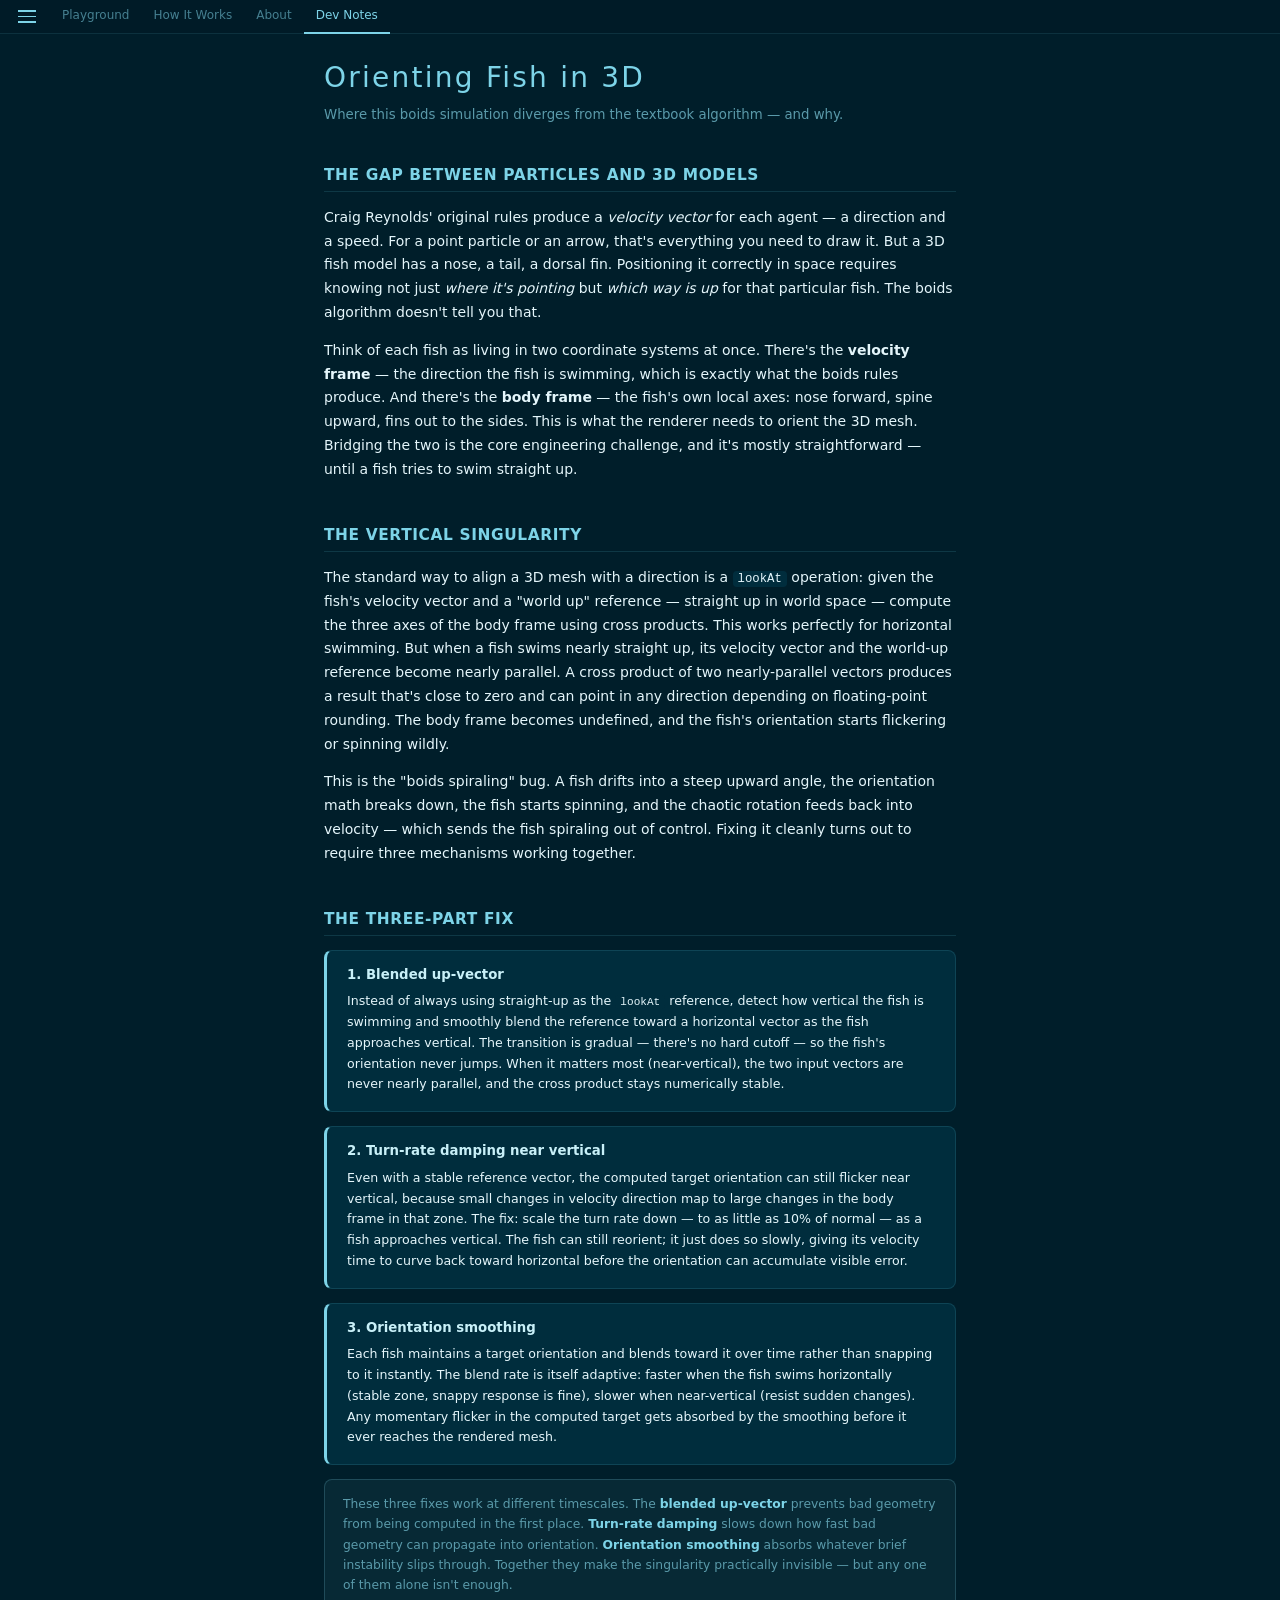
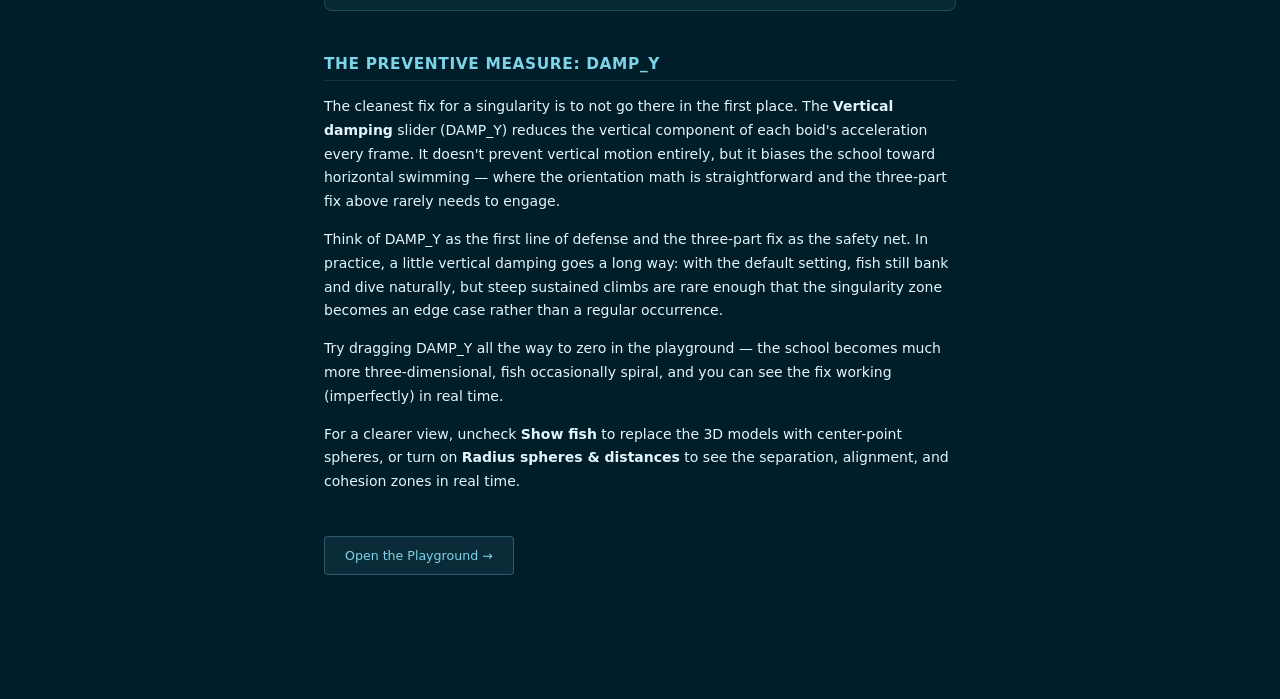
<file: boids-impl.html>
<!DOCTYPE html>
<html lang="en">
<head>
  <meta charset="UTF-8" />
  <meta name="viewport" content="width=device-width, initial-scale=1.0" />
  <title>Orienting Fish in 3D — Boids — Steve's Site</title>
  <meta property="og:title" content="Boids Dev Notes — Orienting Fish in 3D" />
  <meta property="og:description" content="Implementation details behind the boids playground: quaternion math, the vertical singularity fix, and how to make fish point where they're swimming." />
  <meta property="og:url" content="https://stevessite.com/boids-impl.html" />
  <meta property="og:image" content="https://stevessite.com/boids_playground_preview.jpg" />
  <meta property="og:type" content="website" />
  <link rel="stylesheet" href="/theme.css" />
  <style>
    html, body { height: auto; overflow: auto; }

    .page-wrap {
      max-width: 680px;
      margin: 0 auto;
      padding: 60px 24px 80px;
    }

    .page-hero {
      margin-bottom: 40px;
    }
    .page-hero h1 {
      font-size: 2rem;
      font-weight: 300;
      letter-spacing: 0.08em;
      color: var(--color-primary);
      margin-bottom: 10px;
    }
    .page-hero p {
      color: var(--color-text-dim);
      font-size: 0.95rem;
      margin-bottom: 0;
    }

    section {
      margin-bottom: 44px;
    }
    section h2 {
      font-size: 1.1rem;
      font-weight: 600;
      color: var(--color-primary);
      letter-spacing: 0.04em;
      text-transform: uppercase;
      margin-bottom: 14px;
      padding-bottom: 6px;
      border-bottom: 1px solid var(--color-border);
    }
    section p {
      color: var(--color-text);
      line-height: 1.7;
      margin-bottom: 14px;
    }
    section p:last-child { margin-bottom: 0; }

    /* Fix cards */
    .fix-list {
      display: grid;
      gap: 14px;
      margin-bottom: 14px;
    }
    .fix-card {
      background: var(--color-surface);
      border: 1px solid var(--color-border);
      border-left: 3px solid var(--color-primary);
      border-radius: var(--radius-md);
      padding: 16px 20px;
    }
    .fix-card h3 {
      font-size: 0.95rem;
      font-weight: 600;
      color: var(--color-primary-hi);
      margin-bottom: 8px;
    }
    .fix-card p {
      font-size: 0.9rem;
      color: var(--color-text);
      line-height: 1.65;
      margin-bottom: 0;
    }

    /* Callout box */
    .callout {
      background: rgba(125, 212, 232, 0.06);
      border: 1px solid rgba(125, 212, 232, 0.2);
      border-radius: var(--radius-md);
      padding: 14px 18px;
      font-size: 0.88rem;
      color: var(--color-text-dim);
      line-height: 1.65;
      margin-bottom: 14px;
    }
    .callout strong { color: var(--color-primary); }

    .playground-link {
      display: inline-block;
      margin-top: 28px;
      padding: 9px 20px;
      background: rgba(125, 212, 232, 0.08);
      border: 1px solid rgba(125, 212, 232, 0.28);
      border-radius: var(--radius-sm);
      color: var(--color-primary);
      font-size: 0.9rem;
      transition: background 0.15s, color 0.15s;
    }
    .playground-link:hover {
      background: rgba(125, 212, 232, 0.16);
      color: var(--color-primary-hi);
    }
  </style>
</head>
<body>
<div class="page-wrap">

  <div class="page-hero">
    <h1>Orienting Fish in 3D</h1>
    <p>Where this boids simulation diverges from the textbook algorithm — and why.</p>
  </div>

  <!-- ── The Gap ───────────────────────────────────────────────────────────── -->
  <section>
    <h2>The Gap Between Particles and 3D Models</h2>
    <p>
      Craig Reynolds' original rules produce a <em>velocity vector</em> for each agent — a direction
      and a speed. For a point particle or an arrow, that's everything you need to draw it. But a 3D
      fish model has a nose, a tail, a dorsal fin. Positioning it correctly in space requires
      knowing not just <em>where it's pointing</em> but <em>which way is up</em> for that particular
      fish. The boids algorithm doesn't tell you that.
    </p>
    <p>
      Think of each fish as living in two coordinate systems at once. There's the
      <strong>velocity frame</strong> — the direction the fish is swimming, which is exactly what
      the boids rules produce. And there's the <strong>body frame</strong> — the fish's own local
      axes: nose forward, spine upward, fins out to the sides. This is what the renderer needs to
      orient the 3D mesh. Bridging the two is the core engineering challenge, and it's mostly
      straightforward — until a fish tries to swim straight up.
    </p>
  </section>

  <!-- ── The Singularity ───────────────────────────────────────────────────── -->
  <section>
    <h2>The Vertical Singularity</h2>
    <p>
      The standard way to align a 3D mesh with a direction is a <code>lookAt</code> operation:
      given the fish's velocity vector and a "world up" reference — straight up in world space —
      compute the three axes of the body frame using cross products. This works perfectly for
      horizontal swimming. But when a fish swims nearly straight up, its velocity vector and the
      world-up reference become nearly parallel. A cross product of two nearly-parallel vectors
      produces a result that's close to zero and can point in any direction depending on
      floating-point rounding. The body frame becomes undefined, and the fish's orientation
      starts flickering or spinning wildly.
    </p>
    <p>
      This is the "boids spiraling" bug. A fish drifts into a steep upward angle, the
      orientation math breaks down, the fish starts spinning, and the chaotic rotation feeds
      back into velocity — which sends the fish spiraling out of control. Fixing it cleanly
      turns out to require three mechanisms working together.
    </p>
  </section>

  <!-- ── Three-Part Fix ────────────────────────────────────────────────────── -->
  <section>
    <h2>The Three-Part Fix</h2>
    <div class="fix-list">

      <div class="fix-card">
        <h3>1. Blended up-vector</h3>
        <p>
          Instead of always using straight-up as the <code>lookAt</code> reference, detect how
          vertical the fish is swimming and smoothly blend the reference toward a horizontal
          vector as the fish approaches vertical. The transition is gradual — there's no hard
          cutoff — so the fish's orientation never jumps. When it matters most (near-vertical),
          the two input vectors are never nearly parallel, and the cross product stays
          numerically stable.
        </p>
      </div>

      <div class="fix-card">
        <h3>2. Turn-rate damping near vertical</h3>
        <p>
          Even with a stable reference vector, the computed target orientation can still
          flicker near vertical, because small changes in velocity direction map to large
          changes in the body frame in that zone. The fix: scale the turn rate down — to as
          little as 10% of normal — as a fish approaches vertical. The fish can still
          reorient; it just does so slowly, giving its velocity time to curve back toward
          horizontal before the orientation can accumulate visible error.
        </p>
      </div>

      <div class="fix-card">
        <h3>3. Orientation smoothing</h3>
        <p>
          Each fish maintains a target orientation and blends toward it over time rather than
          snapping to it instantly. The blend rate is itself adaptive: faster when the fish
          swims horizontally (stable zone, snappy response is fine), slower when near-vertical
          (resist sudden changes). Any momentary flicker in the computed target gets absorbed
          by the smoothing before it ever reaches the rendered mesh.
        </p>
      </div>

    </div>

    <div class="callout">
      These three fixes work at different timescales. The <strong>blended up-vector</strong>
      prevents bad geometry from being computed in the first place. <strong>Turn-rate damping</strong>
      slows down how fast bad geometry can propagate into orientation. <strong>Orientation
      smoothing</strong> absorbs whatever brief instability slips through. Together they make
      the singularity practically invisible — but any one of them alone isn't enough.
    </div>
  </section>

  <!-- ── Preventive Measure ────────────────────────────────────────────────── -->
  <section>
    <h2>The Preventive Measure: DAMP_Y</h2>
    <p>
      The cleanest fix for a singularity is to not go there in the first place. The
      <strong>Vertical damping</strong> slider (DAMP_Y) reduces the vertical component of each
      boid's acceleration every frame. It doesn't prevent vertical motion entirely, but it biases
      the school toward horizontal swimming — where the orientation math is straightforward and
      the three-part fix above rarely needs to engage.
    </p>
    <p>
      Think of DAMP_Y as the first line of defense and the three-part fix as the safety net.
      In practice, a little vertical damping goes a long way: with the default setting, fish
      still bank and dive naturally, but steep sustained climbs are rare enough that the
      singularity zone becomes an edge case rather than a regular occurrence.
    </p>
    <p>
      Try dragging DAMP_Y all the way to zero in the playground — the school becomes much more
      three-dimensional, fish occasionally spiral, and you can see the fix working (imperfectly)
      in real time.
    </p>
    <p>
      For a clearer view, uncheck <strong>Show fish</strong> to replace the 3D models with
      center-point spheres, or turn on <strong>Radius spheres &amp; distances</strong> to see
      the separation, alignment, and cohesion zones in real time.
    </p>

    <a href="/playground.html" class="playground-link">Open the Playground →</a>
  </section>

</div>
<script src="/boids-nav.js"></script>
</body>
</html>
</file>
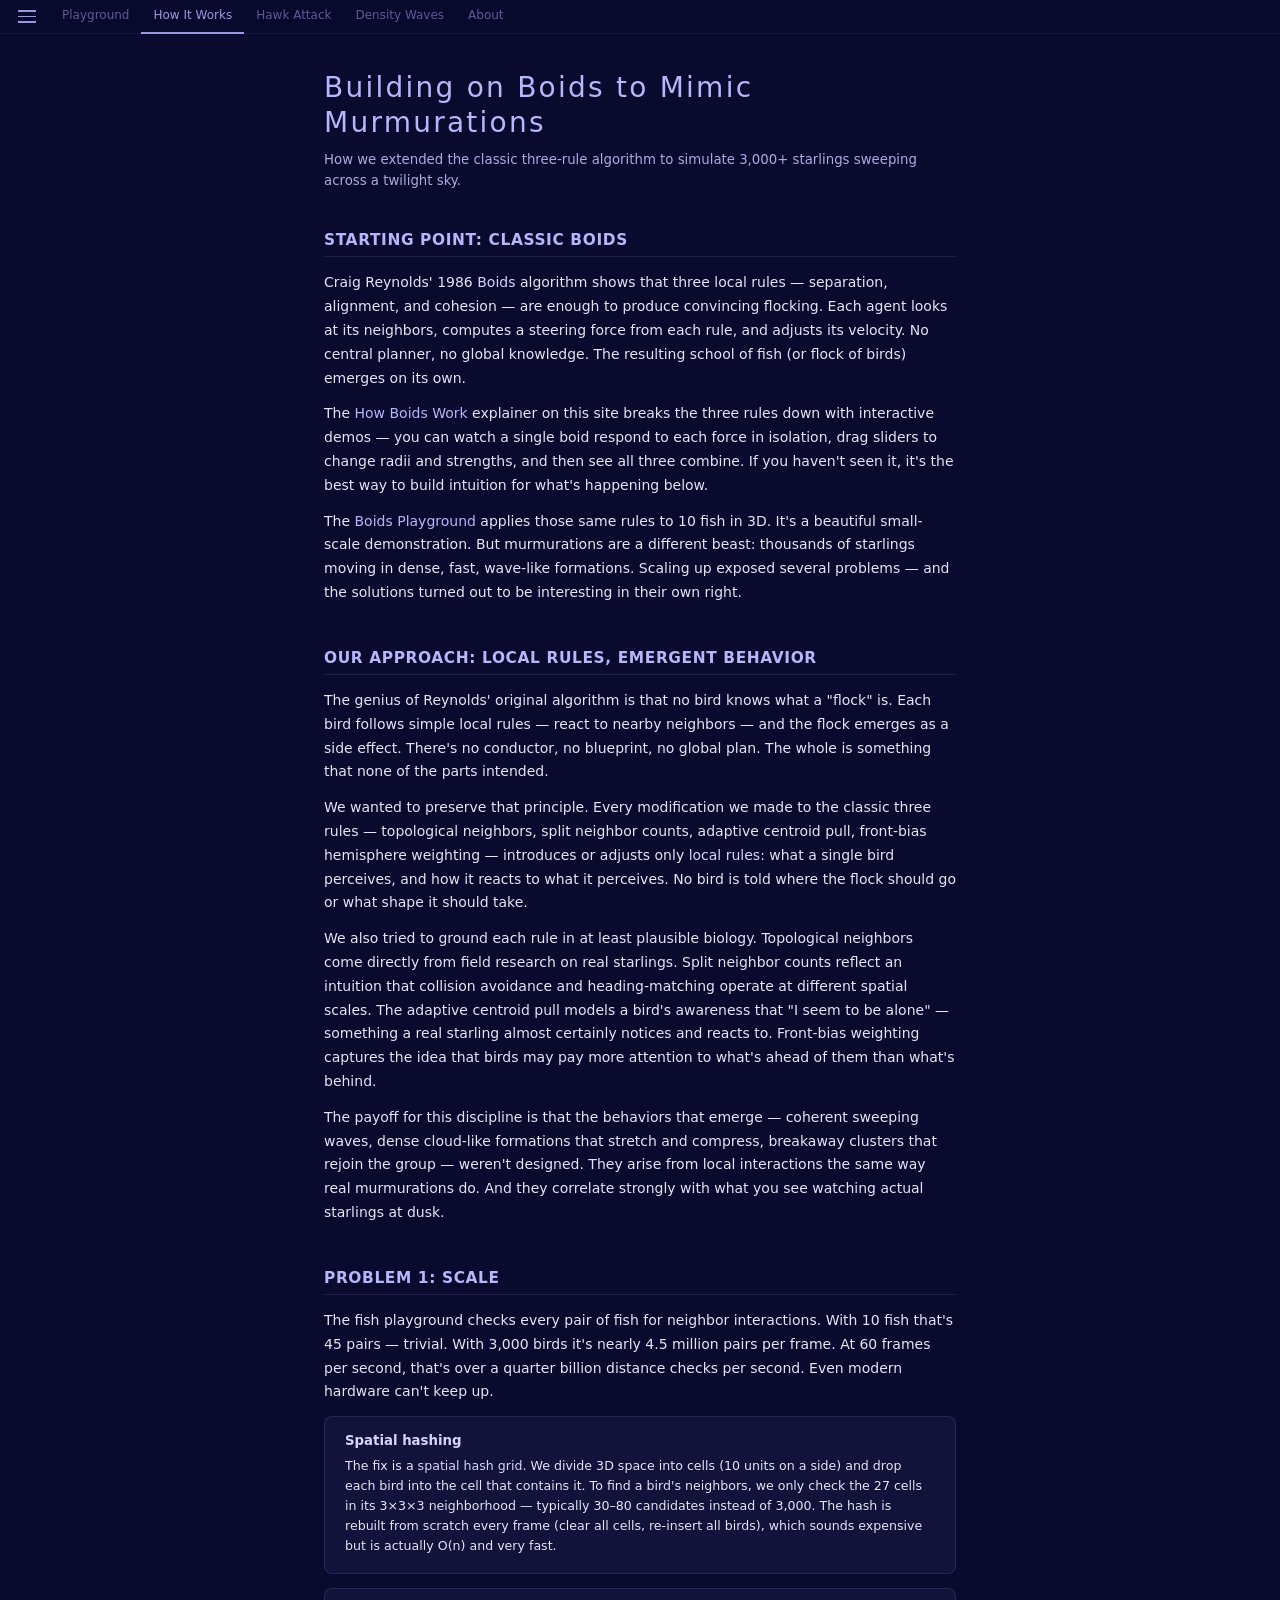
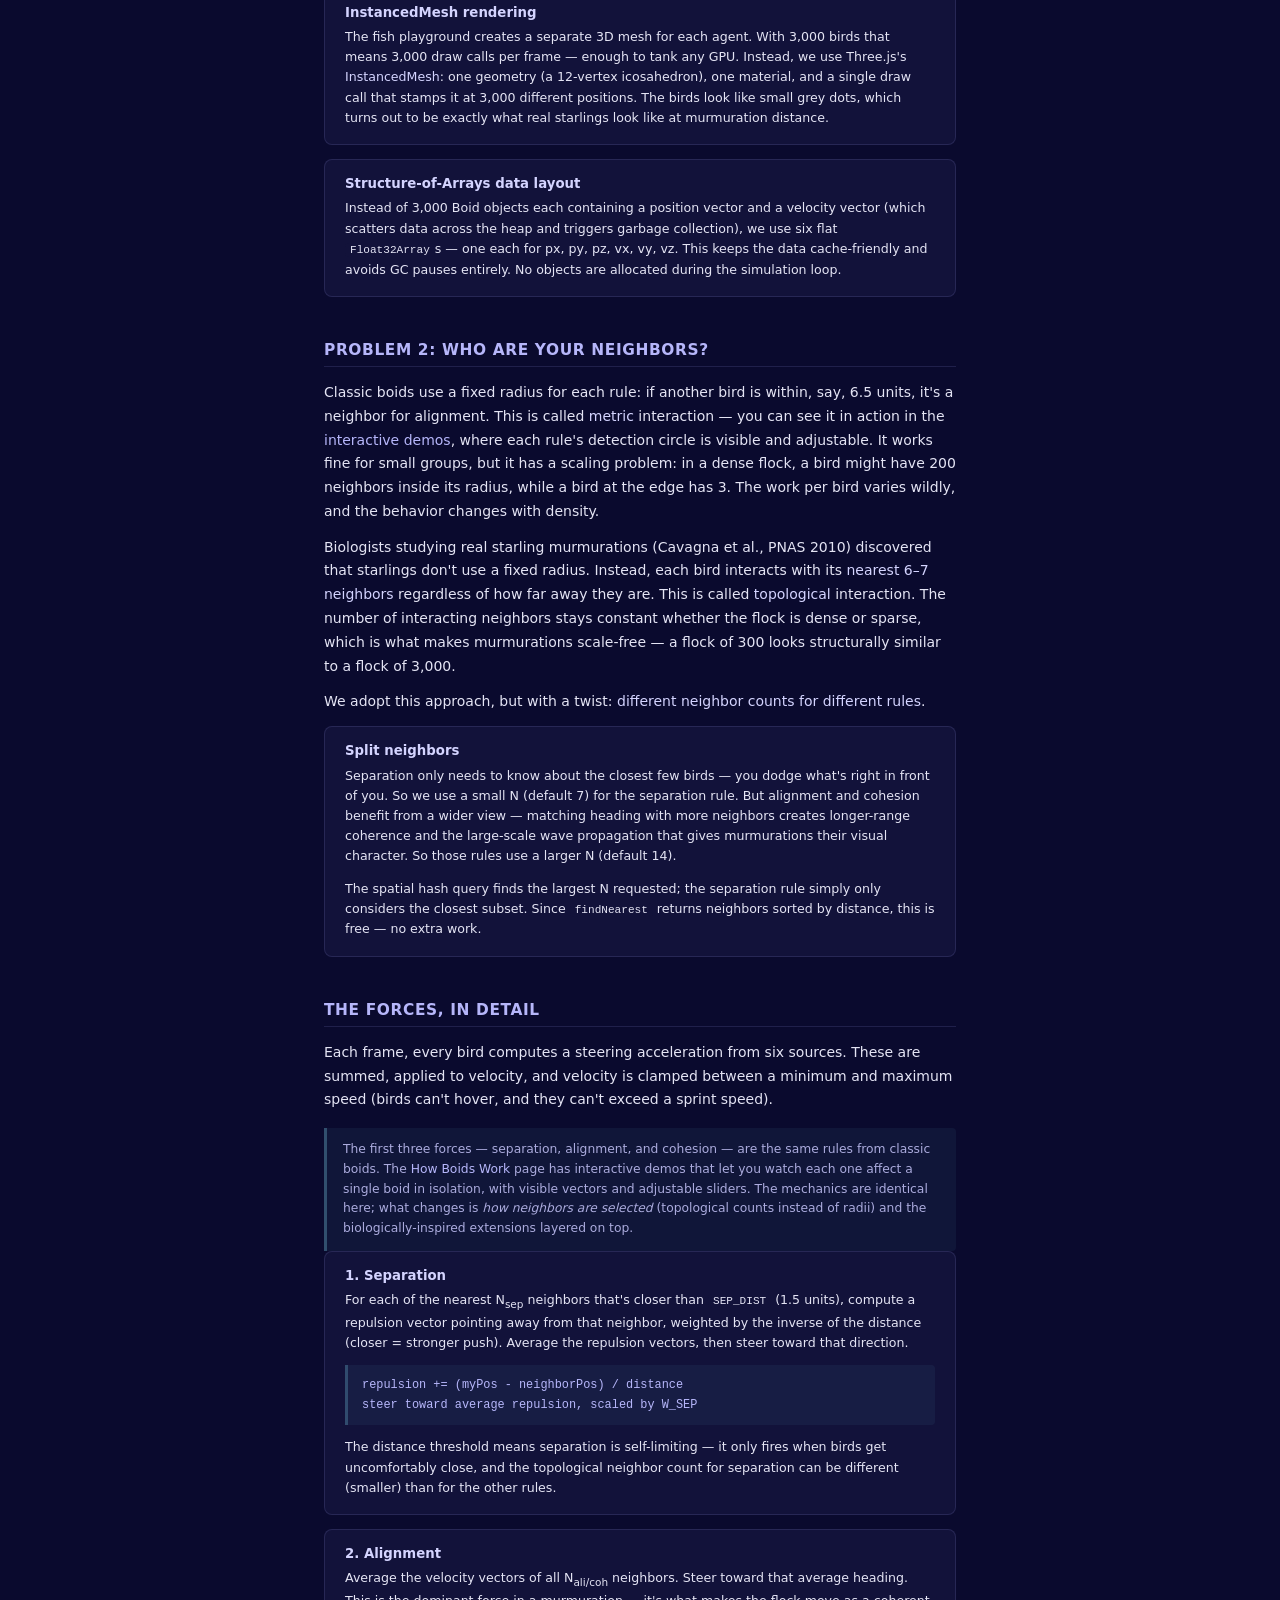
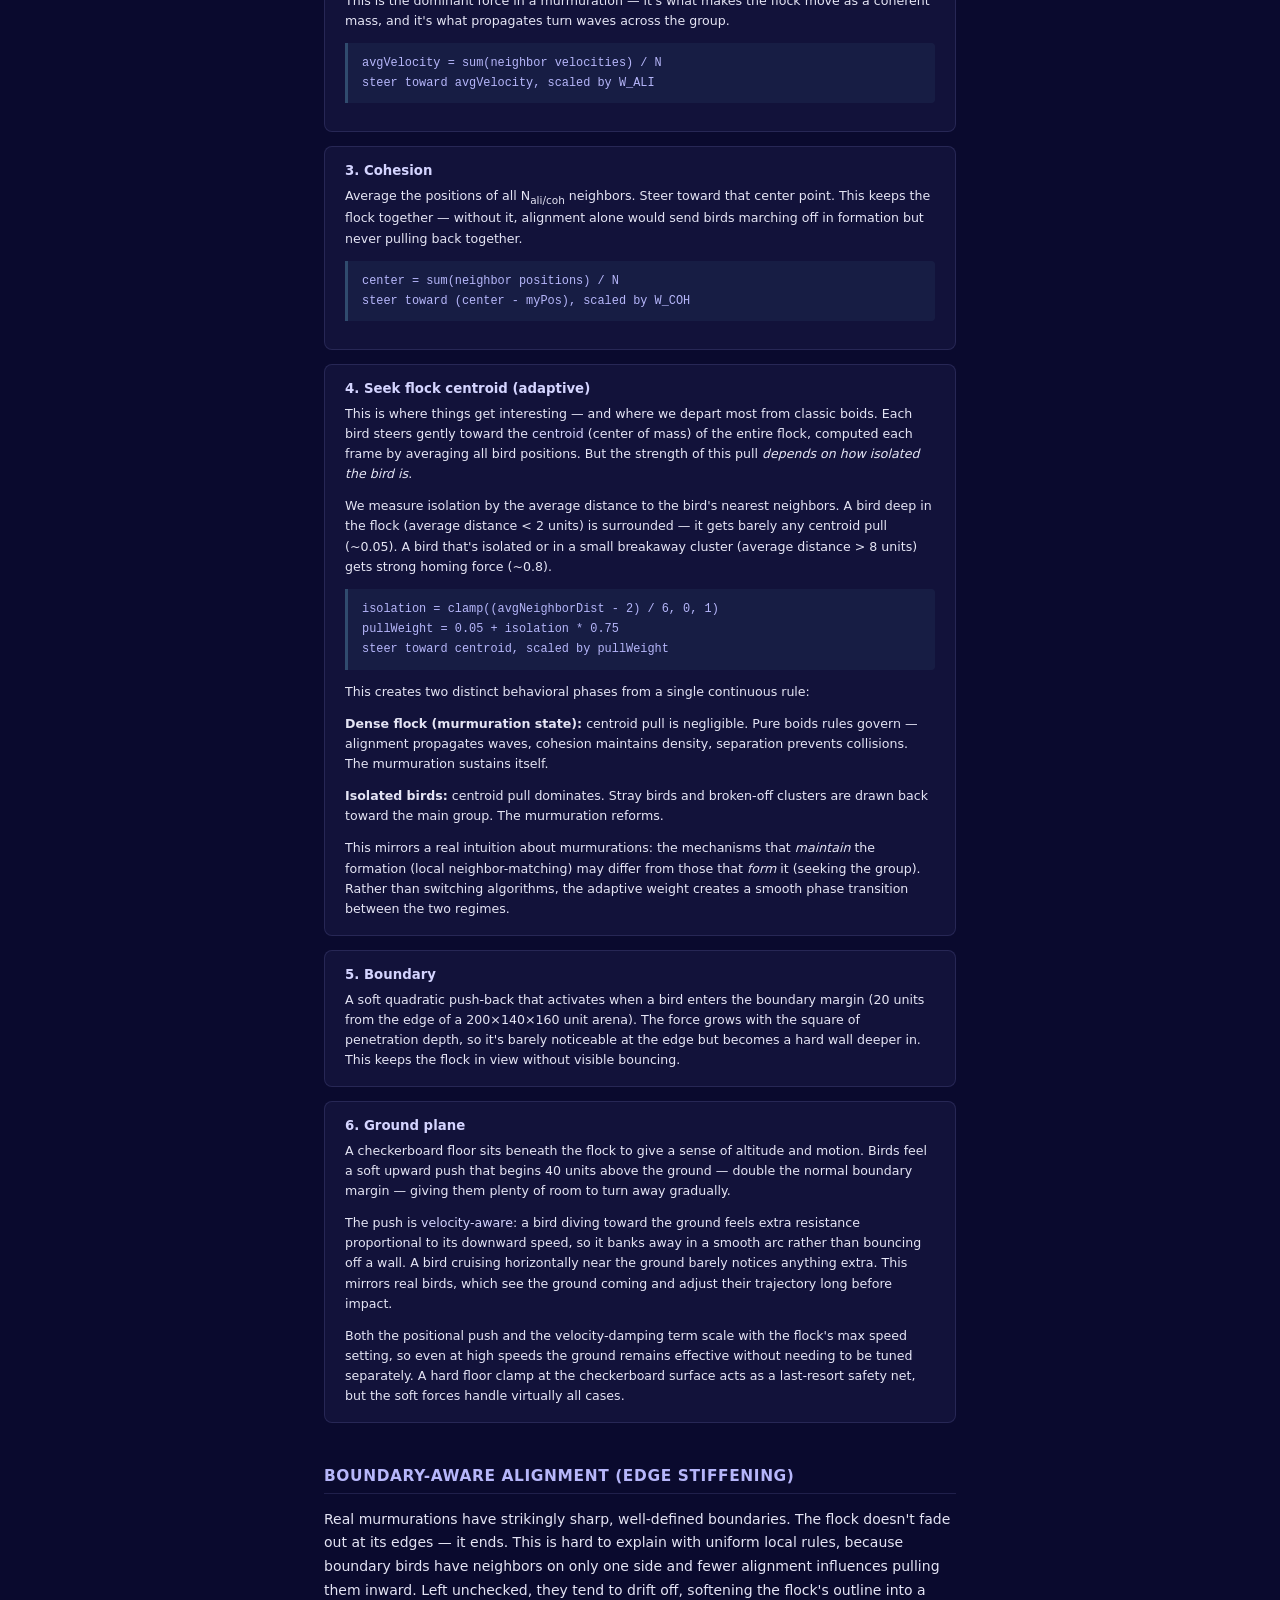
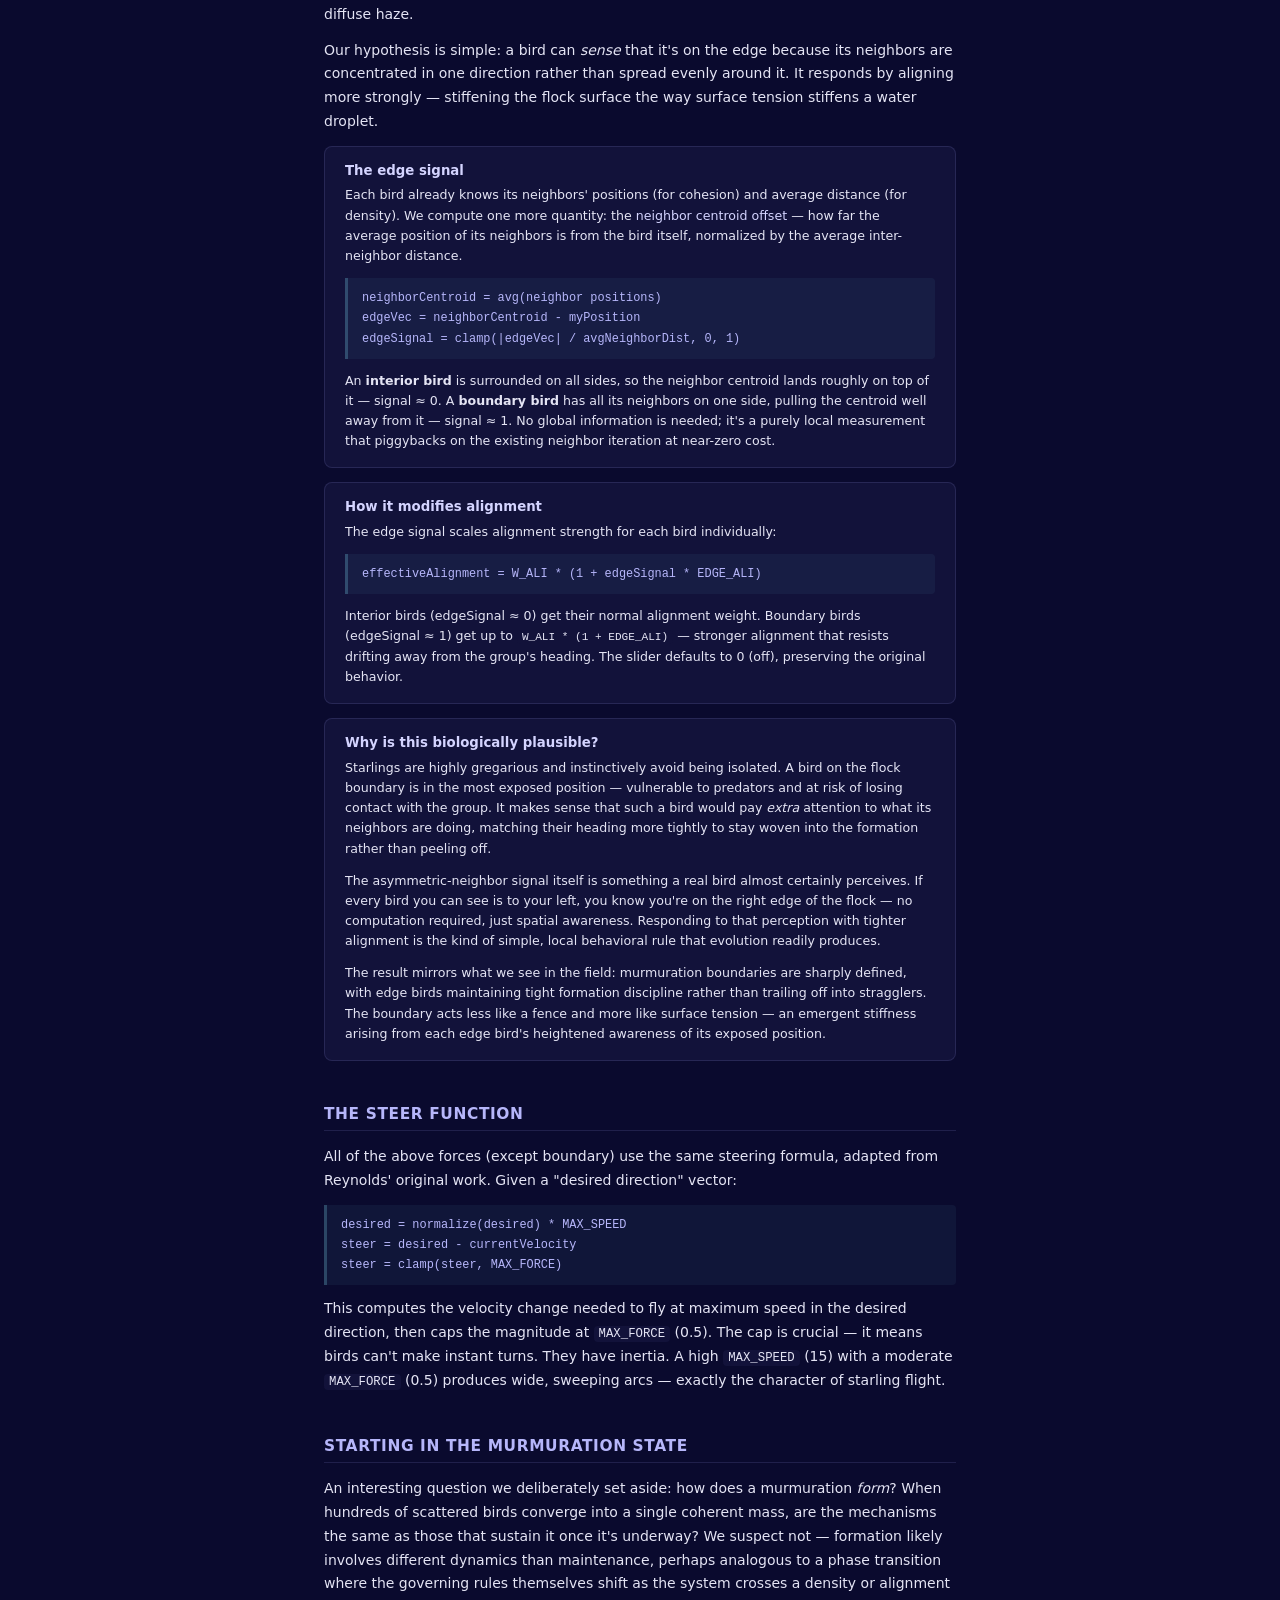
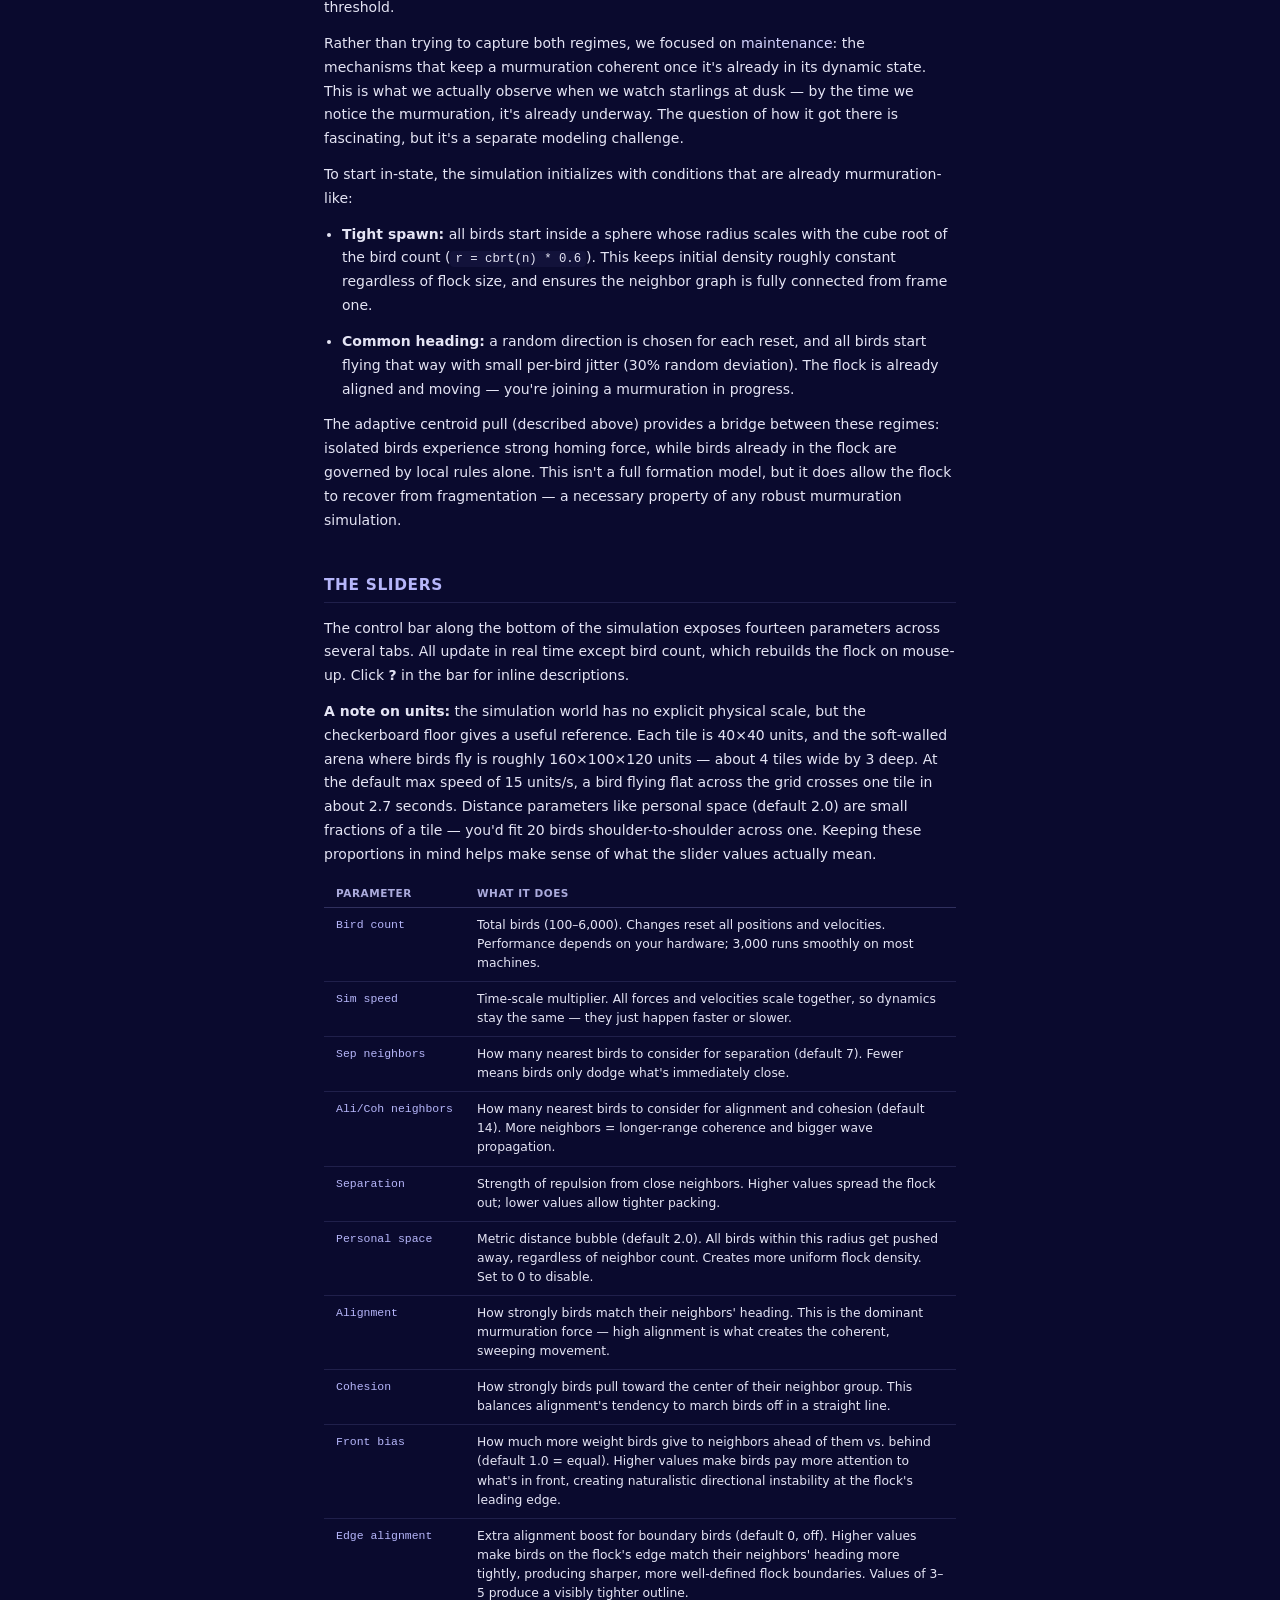
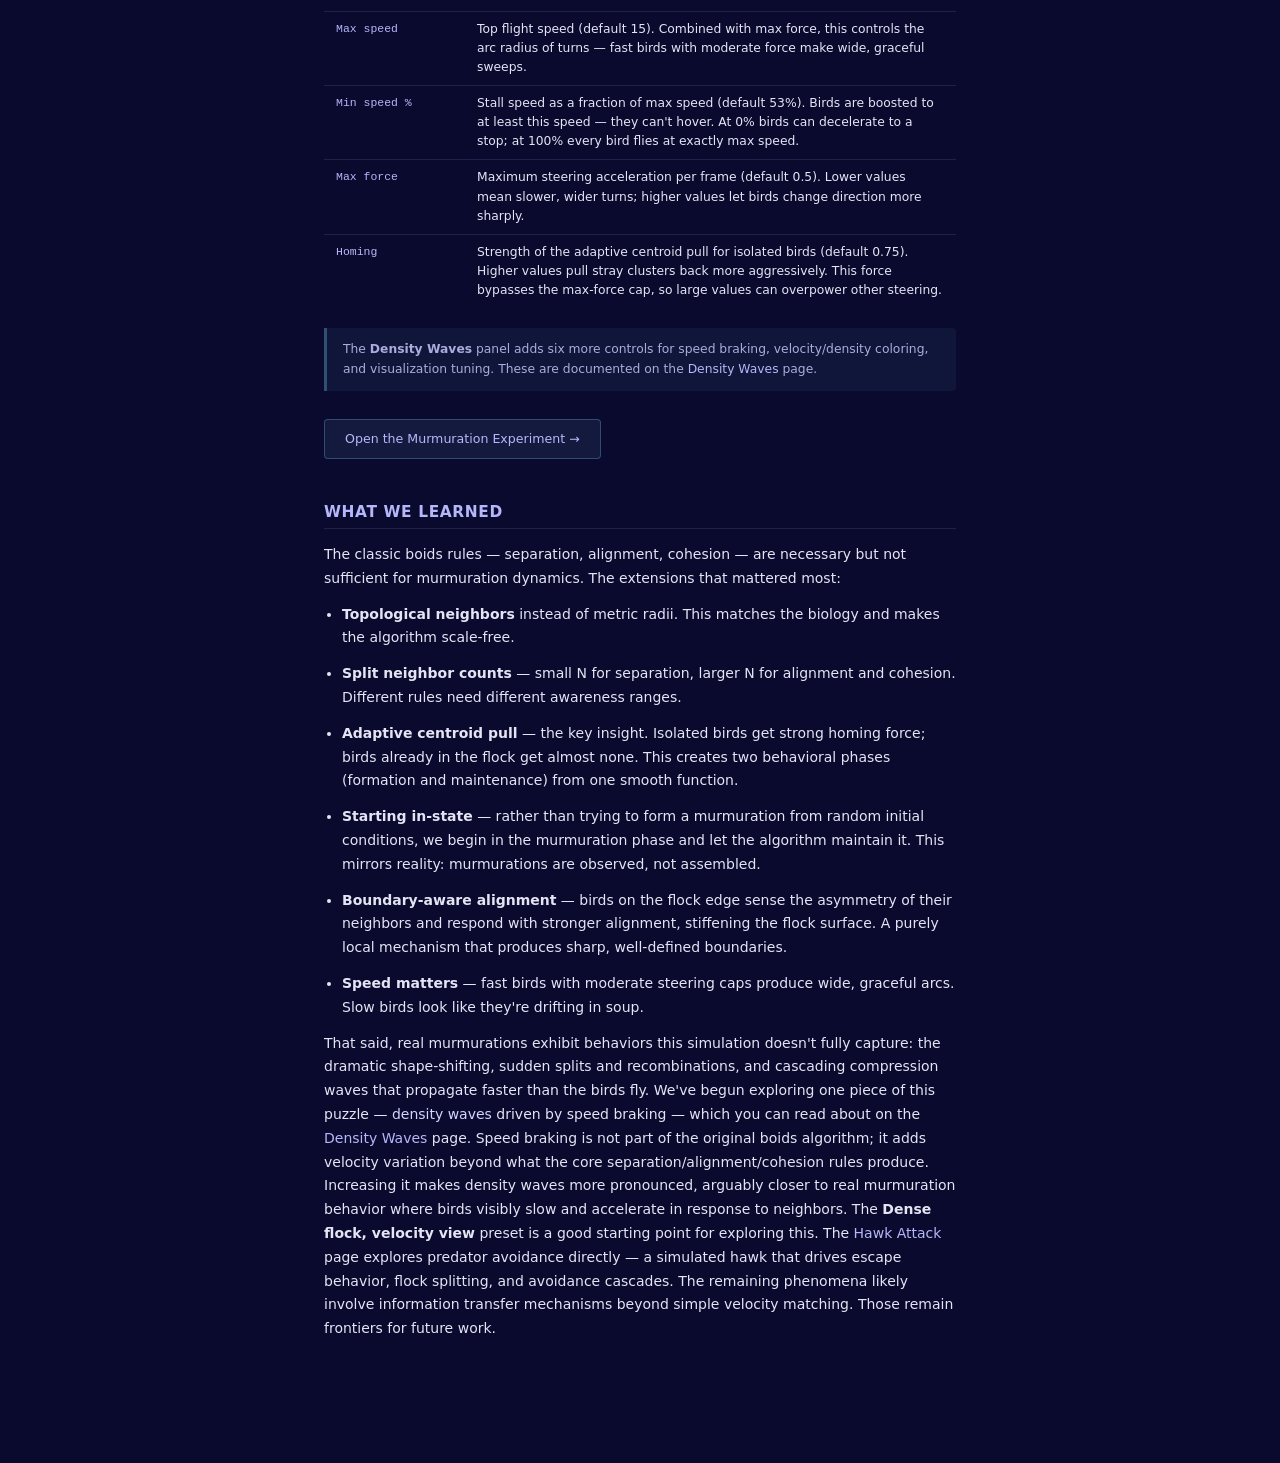
<file: murmuration-about.html>
<!DOCTYPE html>
<html lang="en">
<head>
  <meta charset="UTF-8" />
  <meta name="viewport" content="width=device-width, initial-scale=1.0" />
  <title>About the Murmuration Experiment — Steve's Site</title>
  <meta property="og:title" content="How the Murmuration Sim Works" />
  <meta property="og:description" content="How we extended the classic boids algorithm to simulate 3,000+ starlings — topological neighbors, adaptive homing, front-bias weighting, and more." />
  <meta property="og:image" content="https://stevessite.com/murmuration_preview.jpg" />
  <meta property="og:url" content="https://stevessite.com/murmuration-about.html" />
  <meta property="og:type" content="website" />
  <link rel="stylesheet" href="/theme.css" />
  <link rel="stylesheet" href="/murmuration-theme.css" />
  <style>
    html, body { height: auto; overflow: auto; }

    .page-wrap {
      max-width: 680px;
      margin: 0 auto;
      padding: 60px 24px 80px;
      padding-top: 70px; /* clear fixed nav bar */
    }

    .page-hero {
      margin-bottom: 40px;
    }
    .page-hero h1 {
      font-size: 2rem;
      font-weight: 300;
      letter-spacing: 0.08em;
      color: var(--color-primary);
      margin-bottom: 10px;
    }
    .page-hero p {
      color: var(--color-text-dim);
      font-size: 0.95rem;
      margin-bottom: 0;
    }

    section {
      margin-bottom: 44px;
    }
    section h2 {
      font-size: 1.1rem;
      font-weight: 600;
      color: var(--color-primary);
      letter-spacing: 0.04em;
      text-transform: uppercase;
      margin-bottom: 14px;
      padding-bottom: 6px;
      border-bottom: 1px solid var(--color-border);
    }
    section p, section li {
      color: var(--color-text);
      line-height: 1.7;
      margin-bottom: 12px;
    }
    section p:last-child { margin-bottom: 0; }

    .concept-card {
      background: var(--color-surface);
      border: 1px solid var(--color-border);
      border-radius: var(--radius-md);
      padding: 16px 20px;
      margin-bottom: 14px;
    }
    .concept-card:last-child { margin-bottom: 0; }
    .concept-card h3 {
      font-size: 0.95rem;
      font-weight: 600;
      color: var(--color-primary-hi);
      margin-bottom: 6px;
    }
    .concept-card p {
      font-size: 0.9rem;
      color: var(--color-text);
      line-height: 1.6;
    }
    .concept-card p:last-child { margin-bottom: 0; }

    .math {
      display: block;
      font-family: var(--font-mono);
      font-size: 0.85rem;
      color: var(--color-primary);
      background: rgba(125, 212, 232, 0.06);
      border-left: 3px solid rgba(125, 212, 232, 0.25);
      padding: 10px 14px;
      margin: 12px 0;
      border-radius: 0 var(--radius-sm) var(--radius-sm) 0;
      line-height: 1.7;
      overflow-x: auto;
    }

    .see-also {
      margin-top: 16px;
      padding: 12px 16px;
      background: rgba(125, 212, 232, 0.06);
      border-left: 3px solid rgba(125, 212, 232, 0.3);
      border-radius: 0 var(--radius-sm) var(--radius-sm) 0;
      font-size: 0.88rem;
      color: var(--color-text-dim);
      line-height: 1.6;
    }
    .see-also a {
      color: var(--color-primary);
    }

    .slider-table {
      width: 100%;
      border-collapse: collapse;
      margin-top: 8px;
    }
    .slider-table th {
      color: var(--color-text-dim);
      font-size: 0.75rem;
      letter-spacing: 0.05em;
      text-transform: uppercase;
      text-align: left;
      padding: 6px 12px;
      border-bottom: 1px solid var(--color-border-hi);
    }
    .slider-table td {
      padding: 8px 12px;
      border-bottom: 1px solid var(--color-border);
      font-size: 0.88rem;
      vertical-align: top;
    }
    .slider-table tr:last-child td { border-bottom: none; }
    .slider-table td:first-child {
      color: var(--color-primary);
      font-family: var(--font-mono);
      font-size: 0.82rem;
      white-space: nowrap;
      width: 140px;
    }
    .slider-table td:last-child {
      color: var(--color-text);
      line-height: 1.55;
    }

    .playground-link {
      display: inline-block;
      margin-top: 28px;
      padding: 9px 20px;
      background: rgba(125, 212, 232, 0.08);
      border: 1px solid rgba(125, 212, 232, 0.28);
      border-radius: var(--radius-sm);
      color: var(--color-primary);
      font-size: 0.9rem;
      transition: background 0.15s, color 0.15s;
    }
    .playground-link:hover {
      background: rgba(125, 212, 232, 0.16);
      color: var(--color-primary-hi);
    }

    em.term {
      color: var(--color-primary-hi);
      font-style: normal;
    }
  </style>
</head>
<body>
<div class="page-wrap">

  <div class="page-hero">
    <h1>Building on Boids to Mimic Murmurations</h1>
    <p>How we extended the classic three-rule algorithm to simulate 3,000+ starlings
      sweeping across a twilight sky.</p>
  </div>

  <!-- ── Starting Point ──────────────────────────────────────────────────── -->
  <section>
    <h2>Starting Point: Classic Boids</h2>
    <p>
      Craig Reynolds' 1986 <em class="term">Boids</em> algorithm shows that three local rules
      — separation, alignment, and cohesion — are enough to produce convincing flocking.
      Each agent looks at its neighbors, computes a steering force from each rule, and
      adjusts its velocity. No central planner, no global knowledge. The resulting school
      of fish (or flock of birds) emerges on its own.
    </p>
    <p>
      The <a href="boids-explain.html">How Boids Work</a> explainer on this site breaks
      the three rules down with interactive demos — you can watch a single boid respond
      to each force in isolation, drag sliders to change radii and strengths, and then
      see all three combine. If you haven't seen it, it's the best way to build intuition
      for what's happening below.
    </p>
    <p>
      The <a href="playground.html">Boids Playground</a> applies those same rules to
      10 fish in 3D. It's a beautiful small-scale demonstration. But murmurations are a
      different beast: thousands of starlings moving in dense, fast, wave-like formations.
      Scaling up exposed several problems — and the solutions turned out to be interesting
      in their own right.
    </p>
  </section>

  <!-- ── Approach ──────────────────────────────────────────────────────── -->
  <section>
    <h2>Our Approach: Local Rules, Emergent Behavior</h2>
    <p>
      The genius of Reynolds' original algorithm is that no bird knows
      what a "flock" is. Each bird follows simple local rules — react to
      nearby neighbors — and the flock emerges as a side effect. There's no
      conductor, no blueprint, no global plan. The whole is something that
      none of the parts intended.
    </p>
    <p>
      We wanted to preserve that principle. Every modification we made to the
      classic three rules — topological neighbors, split neighbor counts,
      adaptive centroid pull, front-bias hemisphere weighting — introduces or
      adjusts only <em class="term">local rules</em>: what a single bird
      perceives, and how it reacts to what it perceives. No bird is told
      where the flock should go or what shape it should take.
    </p>
    <p>
      We also tried to ground each rule in at least plausible biology.
      Topological neighbors come directly from field research on real starlings.
      Split neighbor counts reflect an intuition that collision avoidance and
      heading-matching operate at different spatial scales. The adaptive centroid
      pull models a bird's awareness that "I seem to be alone" — something a real
      starling almost certainly notices and reacts to. Front-bias weighting
      captures the idea that birds may pay more attention to what's ahead of them
      than what's behind.
    </p>
    <p>
      The payoff for this discipline is that the behaviors that emerge —
      coherent sweeping waves, dense cloud-like formations that stretch and
      compress, breakaway clusters that rejoin the group — weren't designed.
      They arise from local interactions the same way real murmurations do.
      And they correlate strongly with what you see watching actual starlings
      at dusk.
    </p>
  </section>

  <!-- ── Scale ───────────────────────────────────────────────────────────── -->
  <section>
    <h2>Problem 1: Scale</h2>
    <p>
      The fish playground checks every pair of fish for neighbor interactions. With 10 fish
      that's 45 pairs — trivial. With 3,000 birds it's nearly 4.5 million pairs per frame.
      At 60 frames per second, that's over a quarter billion distance checks per second.
      Even modern hardware can't keep up.
    </p>

    <div class="concept-card">
      <h3>Spatial hashing</h3>
      <p>
        The fix is a <em class="term">spatial hash grid</em>. We divide 3D space into cells
        (10 units on a side) and drop each bird into the cell that contains it. To find a
        bird's neighbors, we only check the 27 cells in its 3&times;3&times;3 neighborhood
        — typically 30&ndash;80 candidates instead of 3,000. The hash is rebuilt from scratch
        every frame (clear all cells, re-insert all birds), which sounds expensive but is
        actually O(n) and very fast.
      </p>
    </div>

    <div class="concept-card">
      <h3>InstancedMesh rendering</h3>
      <p>
        The fish playground creates a separate 3D mesh for each agent. With 3,000 birds that
        means 3,000 draw calls per frame — enough to tank any GPU. Instead, we use Three.js's
        <em class="term">InstancedMesh</em>: one geometry (a 12-vertex icosahedron), one
        material, and a single draw call that stamps it at 3,000 different positions. The
        birds look like small grey dots, which turns out to be exactly what real starlings look
        like at murmuration distance.
      </p>
    </div>

    <div class="concept-card">
      <h3>Structure-of-Arrays data layout</h3>
      <p>
        Instead of 3,000 Boid objects each containing a position vector and a velocity vector
        (which scatters data across the heap and triggers garbage collection), we use six flat
        <code>Float32Array</code>s — one each for px, py, pz, vx, vy, vz. This keeps the data
        cache-friendly and avoids GC pauses entirely. No objects are allocated during the
        simulation loop.
      </p>
    </div>
  </section>

  <!-- ── Topological Neighbors ───────────────────────────────────────────── -->
  <section>
    <h2>Problem 2: Who Are Your Neighbors?</h2>
    <p>
      Classic boids use a fixed radius for each rule: if another bird is within, say,
      6.5 units, it's a neighbor for alignment. This is called <em class="term">metric</em>
      interaction — you can see it in action in the
      <a href="boids-explain.html">interactive demos</a>, where each rule's detection
      circle is visible and adjustable. It works fine for small groups, but it has a
      scaling problem: in a dense flock, a bird might have 200 neighbors inside its
      radius, while a bird at the edge has 3. The work per bird varies wildly, and the
      behavior changes with density.
    </p>
    <p>
      Biologists studying real starling murmurations
      (Cavagna et al., PNAS 2010) discovered that starlings don't use a
      fixed radius. Instead, each bird interacts with its <em class="term">nearest 6&ndash;7
      neighbors</em> regardless of how far away they are. This is called
      <em class="term">topological</em> interaction. The number of interacting neighbors stays
      constant whether the flock is dense or sparse, which is what makes murmurations
      scale-free — a flock of 300 looks structurally similar to a flock of 3,000.
    </p>
    <p>
      We adopt this approach, but with a twist: <em class="term">different neighbor counts
      for different rules</em>.
    </p>

    <div class="concept-card">
      <h3>Split neighbors</h3>
      <p>
        Separation only needs to know about the closest few birds — you dodge what's right
        in front of you. So we use a small N (default 7) for the separation rule. But
        alignment and cohesion benefit from a wider view — matching heading with more
        neighbors creates longer-range coherence and the large-scale wave propagation that
        gives murmurations their visual character. So those rules use a larger N (default 14).
      </p>
      <p>
        The spatial hash query finds the largest N requested; the separation rule simply
        only considers the closest subset. Since <code>findNearest</code> returns neighbors
        sorted by distance, this is free — no extra work.
      </p>
    </div>
  </section>

  <!-- ── The Forces ──────────────────────────────────────────────────────── -->
  <section>
    <h2>The Forces, in Detail</h2>
    <p>
      Each frame, every bird computes a steering acceleration from six sources. These are
      summed, applied to velocity, and velocity is clamped between a minimum and maximum
      speed (birds can't hover, and they can't exceed a sprint speed).
    </p>
    <div class="see-also">
      The first three forces — separation, alignment, and cohesion — are the same
      rules from classic boids. The
      <a href="boids-explain.html">How Boids Work</a> page has interactive demos
      that let you watch each one affect a single boid in isolation, with visible
      vectors and adjustable sliders. The mechanics are identical here; what changes
      is <em>how neighbors are selected</em> (topological counts instead of radii)
      and the biologically-inspired extensions layered on top.
    </div>

    <div class="concept-card">
      <h3>1. Separation</h3>
      <p>
        For each of the nearest N<sub>sep</sub> neighbors that's closer than
        <code>SEP_DIST</code> (1.5 units), compute a repulsion vector pointing away from
        that neighbor, weighted by the inverse of the distance (closer = stronger push).
        Average the repulsion vectors, then steer toward that direction.
      </p>
      <code class="math">
        repulsion += (myPos - neighborPos) / distance<br>
        steer toward average repulsion, scaled by W_SEP
      </code>
      <p>
        The distance threshold means separation is self-limiting — it only fires when birds
        get uncomfortably close, and the topological neighbor count for separation can be
        different (smaller) than for the other rules.
      </p>
    </div>

    <div class="concept-card">
      <h3>2. Alignment</h3>
      <p>
        Average the velocity vectors of all N<sub>ali/coh</sub> neighbors. Steer toward
        that average heading. This is the dominant force in a murmuration — it's what makes
        the flock move as a coherent mass, and it's what propagates turn waves across the
        group.
      </p>
      <code class="math">
        avgVelocity = sum(neighbor velocities) / N<br>
        steer toward avgVelocity, scaled by W_ALI
      </code>
    </div>

    <div class="concept-card">
      <h3>3. Cohesion</h3>
      <p>
        Average the positions of all N<sub>ali/coh</sub> neighbors. Steer toward that
        center point. This keeps the flock together — without it, alignment alone would
        send birds marching off in formation but never pulling back together.
      </p>
      <code class="math">
        center = sum(neighbor positions) / N<br>
        steer toward (center - myPos), scaled by W_COH
      </code>
    </div>

    <div class="concept-card">
      <h3>4. Seek flock centroid (adaptive)</h3>
      <p>
        This is where things get interesting — and where we depart most from classic boids.
        Each bird steers gently toward the <em class="term">centroid</em> (center of mass)
        of the entire flock, computed each frame by averaging all bird positions. But the
        strength of this pull <em>depends on how isolated the bird is</em>.
      </p>
      <p>
        We measure isolation by the average distance to the bird's nearest neighbors.
        A bird deep in the flock (average distance &lt; 2 units) is surrounded — it gets
        barely any centroid pull (~0.05). A bird that's isolated or in a small breakaway
        cluster (average distance &gt; 8 units) gets strong homing force (~0.8).
      </p>
      <code class="math">
        isolation = clamp((avgNeighborDist - 2) / 6, 0, 1)<br>
        pullWeight = 0.05 + isolation * 0.75<br>
        steer toward centroid, scaled by pullWeight
      </code>
      <p>
        This creates two distinct behavioral phases from a single continuous rule:
      </p>
      <p>
        <strong>Dense flock (murmuration state):</strong> centroid pull is negligible. Pure
        boids rules govern — alignment propagates waves, cohesion maintains density,
        separation prevents collisions. The murmuration sustains itself.
      </p>
      <p>
        <strong>Isolated birds:</strong> centroid pull dominates. Stray birds and broken-off
        clusters are drawn back toward the main group. The murmuration reforms.
      </p>
      <p>
        This mirrors a real intuition about murmurations: the mechanisms that
        <em>maintain</em> the formation (local neighbor-matching) may differ from those that
        <em>form</em> it (seeking the group). Rather than switching algorithms, the adaptive
        weight creates a smooth phase transition between the two regimes.
      </p>
    </div>

    <div class="concept-card">
      <h3>5. Boundary</h3>
      <p>
        A soft quadratic push-back that activates when a bird enters the boundary margin
        (20 units from the edge of a 200&times;140&times;160 unit arena). The force grows
        with the square of penetration depth, so it's barely noticeable at the edge but
        becomes a hard wall deeper in. This keeps the flock in view without visible
        bouncing.
      </p>
    </div>

    <div class="concept-card">
      <h3>6. Ground plane</h3>
      <p>
        A checkerboard floor sits beneath the flock to give a sense of altitude and motion.
        Birds feel a soft upward push that begins 40 units above the ground &mdash; double the
        normal boundary margin &mdash; giving them plenty of room to turn away gradually.
      </p>
      <p>
        The push is <em class="term">velocity-aware</em>: a bird diving toward the ground feels
        extra resistance proportional to its downward speed, so it banks away in a smooth arc
        rather than bouncing off a wall. A bird cruising horizontally near the ground barely
        notices anything extra. This mirrors real birds, which see the ground coming and adjust
        their trajectory long before impact.
      </p>
      <p>
        Both the positional push and the velocity-damping term scale with the flock's max speed
        setting, so even at high speeds the ground remains effective without needing to be tuned
        separately. A hard floor clamp at the checkerboard surface acts as a last-resort safety
        net, but the soft forces handle virtually all cases.
      </p>
    </div>
  </section>

  <!-- ── Boundary-Aware Alignment ────────────────────────────────────────── -->
  <section>
    <h2>Boundary-Aware Alignment (Edge Stiffening)</h2>
    <p>
      Real murmurations have strikingly sharp, well-defined boundaries. The flock
      doesn't fade out at its edges — it ends. This is hard to explain with uniform
      local rules, because boundary birds have neighbors on only one side and fewer
      alignment influences pulling them inward. Left unchecked, they tend to drift
      off, softening the flock's outline into a diffuse haze.
    </p>
    <p>
      Our hypothesis is simple: a bird can <em>sense</em> that it's on the edge
      because its neighbors are concentrated in one direction rather than spread
      evenly around it. It responds by aligning more strongly — stiffening the
      flock surface the way surface tension stiffens a water droplet.
    </p>

    <div class="concept-card">
      <h3>The edge signal</h3>
      <p>
        Each bird already knows its neighbors' positions (for cohesion) and average
        distance (for density). We compute one more quantity: the
        <em class="term">neighbor centroid offset</em> — how far the average position
        of its neighbors is from the bird itself, normalized by the average
        inter-neighbor distance.
      </p>
      <code class="math">
        neighborCentroid = avg(neighbor positions)<br>
        edgeVec = neighborCentroid - myPosition<br>
        edgeSignal = clamp(|edgeVec| / avgNeighborDist, 0, 1)
      </code>
      <p>
        An <strong>interior bird</strong> is surrounded on all sides, so the neighbor
        centroid lands roughly on top of it — signal &asymp; 0. A
        <strong>boundary bird</strong> has all its neighbors on one side, pulling the
        centroid well away from it — signal &asymp; 1. No global information is needed;
        it's a purely local measurement that piggybacks on the existing neighbor
        iteration at near-zero cost.
      </p>
    </div>

    <div class="concept-card">
      <h3>How it modifies alignment</h3>
      <p>
        The edge signal scales alignment strength for each bird individually:
      </p>
      <code class="math">
        effectiveAlignment = W_ALI * (1 + edgeSignal * EDGE_ALI)
      </code>
      <p>
        Interior birds (edgeSignal &asymp; 0) get their normal alignment weight.
        Boundary birds (edgeSignal &asymp; 1) get up to
        <code>W_ALI * (1 + EDGE_ALI)</code> — stronger alignment that resists
        drifting away from the group's heading. The slider defaults to 0 (off),
        preserving the original behavior.
      </p>
    </div>

    <div class="concept-card">
      <h3>Why is this biologically plausible?</h3>
      <p>
        Starlings are highly gregarious and instinctively avoid being isolated.
        A bird on the flock boundary is in the most exposed position — vulnerable
        to predators and at risk of losing contact with the group. It makes sense
        that such a bird would pay <em>extra</em> attention to what its neighbors
        are doing, matching their heading more tightly to stay woven into the
        formation rather than peeling off.
      </p>
      <p>
        The asymmetric-neighbor signal itself is something a real bird almost
        certainly perceives. If every bird you can see is to your left, you know
        you're on the right edge of the flock — no computation required, just
        spatial awareness. Responding to that perception with tighter alignment is
        the kind of simple, local behavioral rule that evolution readily produces.
      </p>
      <p>
        The result mirrors what we see in the field: murmuration boundaries are
        sharply defined, with edge birds maintaining tight formation discipline
        rather than trailing off into stragglers. The boundary acts less like a
        fence and more like surface tension — an emergent stiffness arising from
        each edge bird's heightened awareness of its exposed position.
      </p>
    </div>
  </section>

  <!-- ── The Steer Function ──────────────────────────────────────────────── -->
  <section>
    <h2>The Steer Function</h2>
    <p>
      All of the above forces (except boundary) use the same steering formula,
      adapted from Reynolds' original work. Given a "desired direction" vector:
    </p>
    <code class="math">
      desired = normalize(desired) * MAX_SPEED<br>
      steer   = desired - currentVelocity<br>
      steer   = clamp(steer, MAX_FORCE)
    </code>
    <p>
      This computes the velocity change needed to fly at maximum speed in the desired
      direction, then caps the magnitude at <code>MAX_FORCE</code> (0.5). The cap is
      crucial — it means birds can't make instant turns. They have inertia. A high
      <code>MAX_SPEED</code> (15) with a moderate <code>MAX_FORCE</code> (0.5) produces
      wide, sweeping arcs — exactly the character of starling flight.
    </p>
  </section>

  <!-- ── Initial Conditions ──────────────────────────────────────────────── -->
  <section>
    <h2>Starting in the Murmuration State</h2>
    <p>
      An interesting question we deliberately set aside: how does a murmuration
      <em>form</em>? When hundreds of scattered birds converge into a single coherent
      mass, are the mechanisms the same as those that sustain it once it's underway?
      We suspect not — formation likely involves different dynamics than maintenance,
      perhaps analogous to a phase transition where the governing rules themselves
      shift as the system crosses a density or alignment threshold.
    </p>
    <p>
      Rather than trying to capture both regimes, we focused on
      <em class="term">maintenance</em>: the mechanisms that keep a murmuration
      coherent once it's already in its dynamic state. This is what we actually observe
      when we watch starlings at dusk — by the time we notice the murmuration, it's
      already underway. The question of how it got there is fascinating, but it's a
      separate modeling challenge.
    </p>
    <p>
      To start in-state, the simulation initializes with conditions that are already
      murmuration-like:
    </p>
    <ul style="margin: 8px 0 0 18px; line-height: 1.8;">
      <li><strong>Tight spawn:</strong> all birds start inside a sphere whose radius scales
        with the cube root of the bird count (<code>r = cbrt(n) * 0.6</code>). This keeps
        initial density roughly constant regardless of flock size, and ensures the neighbor
        graph is fully connected from frame one.</li>
      <li><strong>Common heading:</strong> a random direction is chosen for each reset, and
        all birds start flying that way with small per-bird jitter (30% random deviation).
        The flock is already aligned and moving — you're joining a murmuration in progress.</li>
    </ul>
    <p>
      The adaptive centroid pull (described above) provides a bridge between these regimes:
      isolated birds experience strong homing force, while birds already in the flock are
      governed by local rules alone. This isn't a full formation model, but it does allow
      the flock to recover from fragmentation — a necessary property of any robust
      murmuration simulation.
    </p>
  </section>

  <!-- ── The Sliders ─────────────────────────────────────────────────────── -->
  <section>
    <h2>The Sliders</h2>
    <p>
      The control bar along the bottom of the simulation exposes fourteen parameters
      across several tabs. All update in real time except bird count, which rebuilds
      the flock on mouse-up. Click <strong>?</strong> in the bar for inline descriptions.
    </p>
    <p>
      <strong>A note on units:</strong> the simulation world has no explicit physical
      scale, but the checkerboard floor gives a useful reference. Each tile is
      40&times;40 units, and the soft-walled arena where birds fly is roughly
      160&times;100&times;120 units — about 4 tiles wide by 3 deep. At the default
      max speed of 15 units/s, a bird flying flat across the grid crosses one
      tile in about 2.7 seconds. Distance parameters like personal space (default
      2.0) are small fractions of a tile — you'd fit 20 birds shoulder-to-shoulder
      across one. Keeping these proportions in mind helps make sense of what the
      slider values actually mean.
    </p>

    <table class="slider-table">
      <thead>
        <tr><th>Parameter</th><th>What it does</th></tr>
      </thead>
      <tbody>
        <tr>
          <td>Bird count</td>
          <td>Total birds (100&ndash;6,000). Changes reset all positions and velocities.
            Performance depends on your hardware; 3,000 runs smoothly on most machines.</td>
        </tr>
        <tr>
          <td>Sim speed</td>
          <td>Time-scale multiplier. All forces and velocities scale together, so dynamics
            stay the same — they just happen faster or slower.</td>
        </tr>
        <tr>
          <td>Sep neighbors</td>
          <td>How many nearest birds to consider for separation (default 7). Fewer means
            birds only dodge what's immediately close.</td>
        </tr>
        <tr>
          <td>Ali/Coh neighbors</td>
          <td>How many nearest birds to consider for alignment and cohesion (default 14).
            More neighbors = longer-range coherence and bigger wave propagation.</td>
        </tr>
        <tr>
          <td>Separation</td>
          <td>Strength of repulsion from close neighbors. Higher values spread the flock
            out; lower values allow tighter packing.</td>
        </tr>
        <tr>
          <td>Personal space</td>
          <td>Metric distance bubble (default 2.0). All birds within this radius get
            pushed away, regardless of neighbor count. Creates more uniform flock density.
            Set to 0 to disable.</td>
        </tr>
        <tr>
          <td>Alignment</td>
          <td>How strongly birds match their neighbors' heading. This is the dominant
            murmuration force — high alignment is what creates the coherent, sweeping
            movement.</td>
        </tr>
        <tr>
          <td>Cohesion</td>
          <td>How strongly birds pull toward the center of their neighbor group. This
            balances alignment's tendency to march birds off in a straight line.</td>
        </tr>
        <tr>
          <td>Front bias</td>
          <td>How much more weight birds give to neighbors ahead of them vs. behind
            (default 1.0 = equal). Higher values make birds pay more attention to what's
            in front, creating naturalistic directional instability at the flock's
            leading edge.</td>
        </tr>
        <tr>
          <td>Edge alignment</td>
          <td>Extra alignment boost for boundary birds (default 0, off). Higher values
            make birds on the flock's edge match their neighbors' heading more tightly,
            producing sharper, more well-defined flock boundaries. Values of 3&ndash;5
            produce a visibly tighter outline.</td>
        </tr>
        <tr>
          <td>Max speed</td>
          <td>Top flight speed (default 15). Combined with max force, this controls the
            arc radius of turns — fast birds with moderate force make wide, graceful
            sweeps.</td>
        </tr>
        <tr>
          <td>Min speed %</td>
          <td>Stall speed as a fraction of max speed (default 53%). Birds are boosted to
            at least this speed — they can't hover. At 0% birds can decelerate to a stop;
            at 100% every bird flies at exactly max speed.</td>
        </tr>
        <tr>
          <td>Max force</td>
          <td>Maximum steering acceleration per frame (default 0.5). Lower values mean
            slower, wider turns; higher values let birds change direction more
            sharply.</td>
        </tr>
        <tr>
          <td>Homing</td>
          <td>Strength of the adaptive centroid pull for isolated birds (default 0.75).
            Higher values pull stray clusters back more aggressively. This force bypasses
            the max-force cap, so large values can overpower other steering.</td>
        </tr>
      </tbody>
    </table>

    <div class="see-also" style="margin-top: 20px;">
      The <strong>Density Waves</strong> panel adds six more controls for
      speed braking, velocity/density coloring, and visualization tuning.
      These are documented on the
      <a href="murmuration-waves.html">Density Waves</a> page.
    </div>

    <a href="murmuration.html" class="playground-link">Open the Murmuration Experiment →</a>
  </section>

  <!-- ── What We Learned ─────────────────────────────────────────────────── -->
  <section>
    <h2>What We Learned</h2>
    <p>
      The classic boids rules — separation, alignment, cohesion — are necessary but not
      sufficient for murmuration dynamics. The extensions that mattered most:
    </p>
    <ul style="margin: 8px 0 0 18px; line-height: 1.8;">
      <li><strong>Topological neighbors</strong> instead of metric radii. This matches
        the biology and makes the algorithm scale-free.</li>
      <li><strong>Split neighbor counts</strong> — small N for separation, larger N for
        alignment and cohesion. Different rules need different awareness ranges.</li>
      <li><strong>Adaptive centroid pull</strong> — the key insight. Isolated birds get
        strong homing force; birds already in the flock get almost none. This creates
        two behavioral phases (formation and maintenance) from one smooth function.</li>
      <li><strong>Starting in-state</strong> — rather than trying to form a murmuration from
        random initial conditions, we begin in the murmuration phase and let the algorithm
        maintain it. This mirrors reality: murmurations are observed, not assembled.</li>
      <li><strong>Boundary-aware alignment</strong> — birds on the flock edge sense the
        asymmetry of their neighbors and respond with stronger alignment, stiffening
        the flock surface. A purely local mechanism that produces sharp, well-defined
        boundaries.</li>
      <li><strong>Speed matters</strong> — fast birds with moderate steering caps produce
        wide, graceful arcs. Slow birds look like they're drifting in soup.</li>
    </ul>
    <p>
      That said, real murmurations exhibit behaviors this simulation doesn't fully capture:
      the dramatic shape-shifting, sudden splits and recombinations, and cascading
      compression waves that propagate faster than the birds fly. We've begun exploring
      one piece of this puzzle &mdash; <em class="term">density waves</em> driven by
      speed braking &mdash; which you can read about on the
      <a href="murmuration-waves.html">Density Waves</a> page. Speed braking is not
      part of the original boids algorithm; it adds velocity variation beyond what the
      core separation/alignment/cohesion rules produce. Increasing it makes density
      waves more pronounced, arguably closer to real murmuration behavior where birds
      visibly slow and accelerate in response to neighbors. The
      <strong>Dense flock, velocity view</strong> preset is a good starting point for
      exploring this. The <a href="murmuration-hawk.html">Hawk Attack</a> page
      explores predator avoidance directly &mdash; a simulated hawk that drives
      escape behavior, flock splitting, and avoidance cascades. The remaining
      phenomena likely involve information transfer mechanisms beyond simple
      velocity matching. Those remain frontiers for future work.
    </p>
  </section>

</div>

<script src="/murmuration-nav.js"></script>
</body>
</html>
</file>
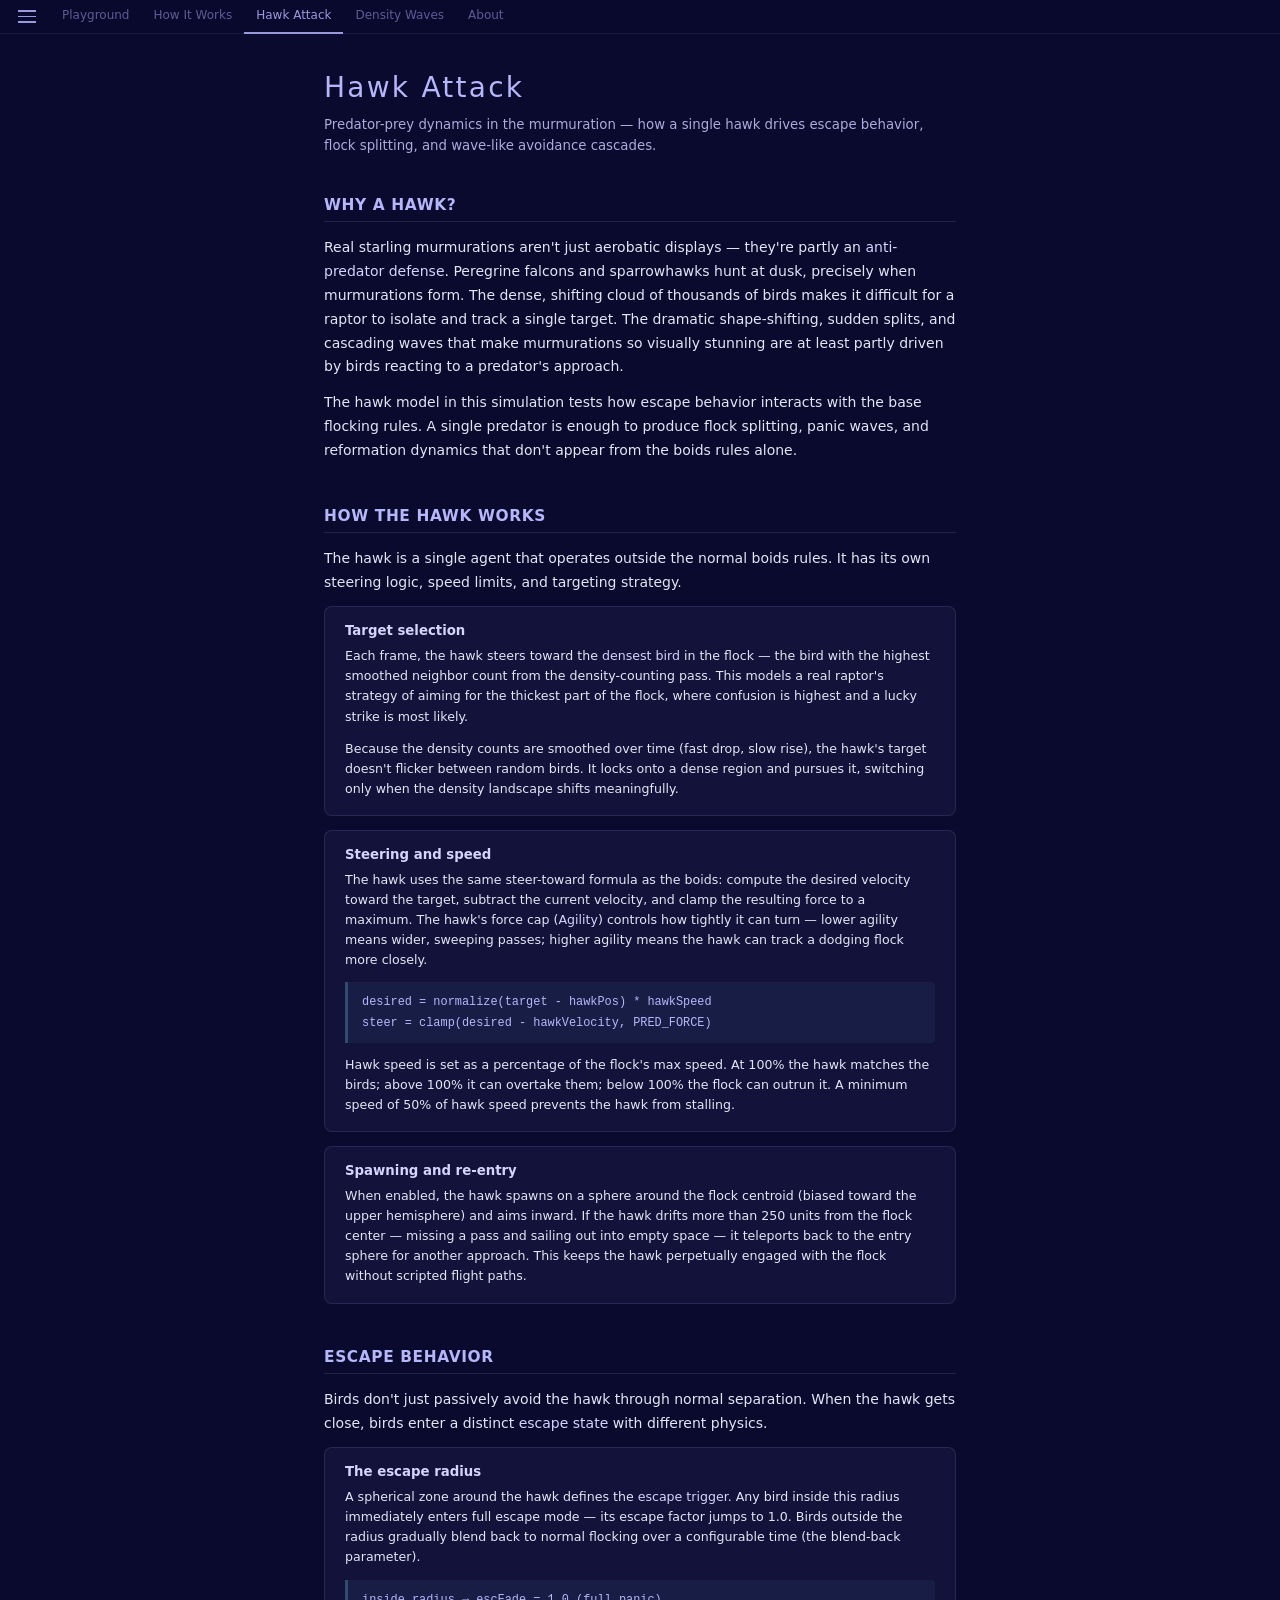
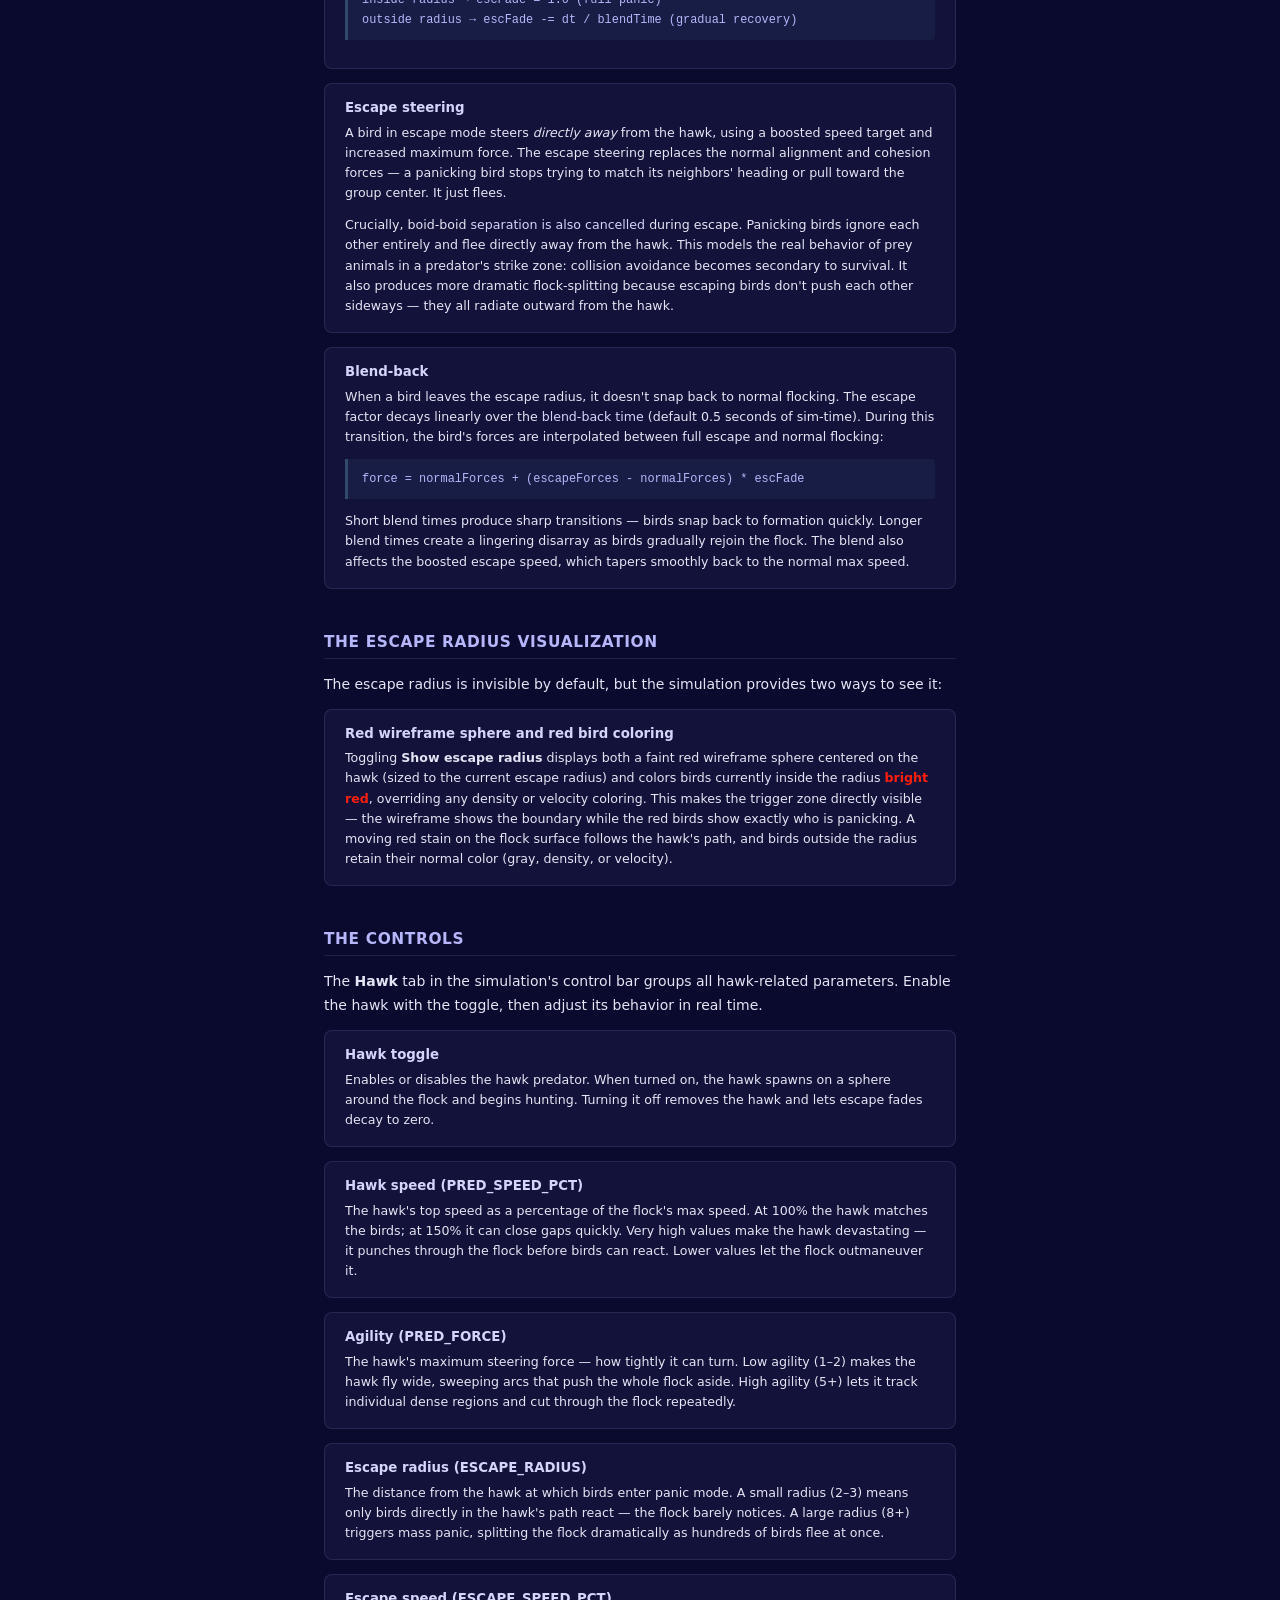
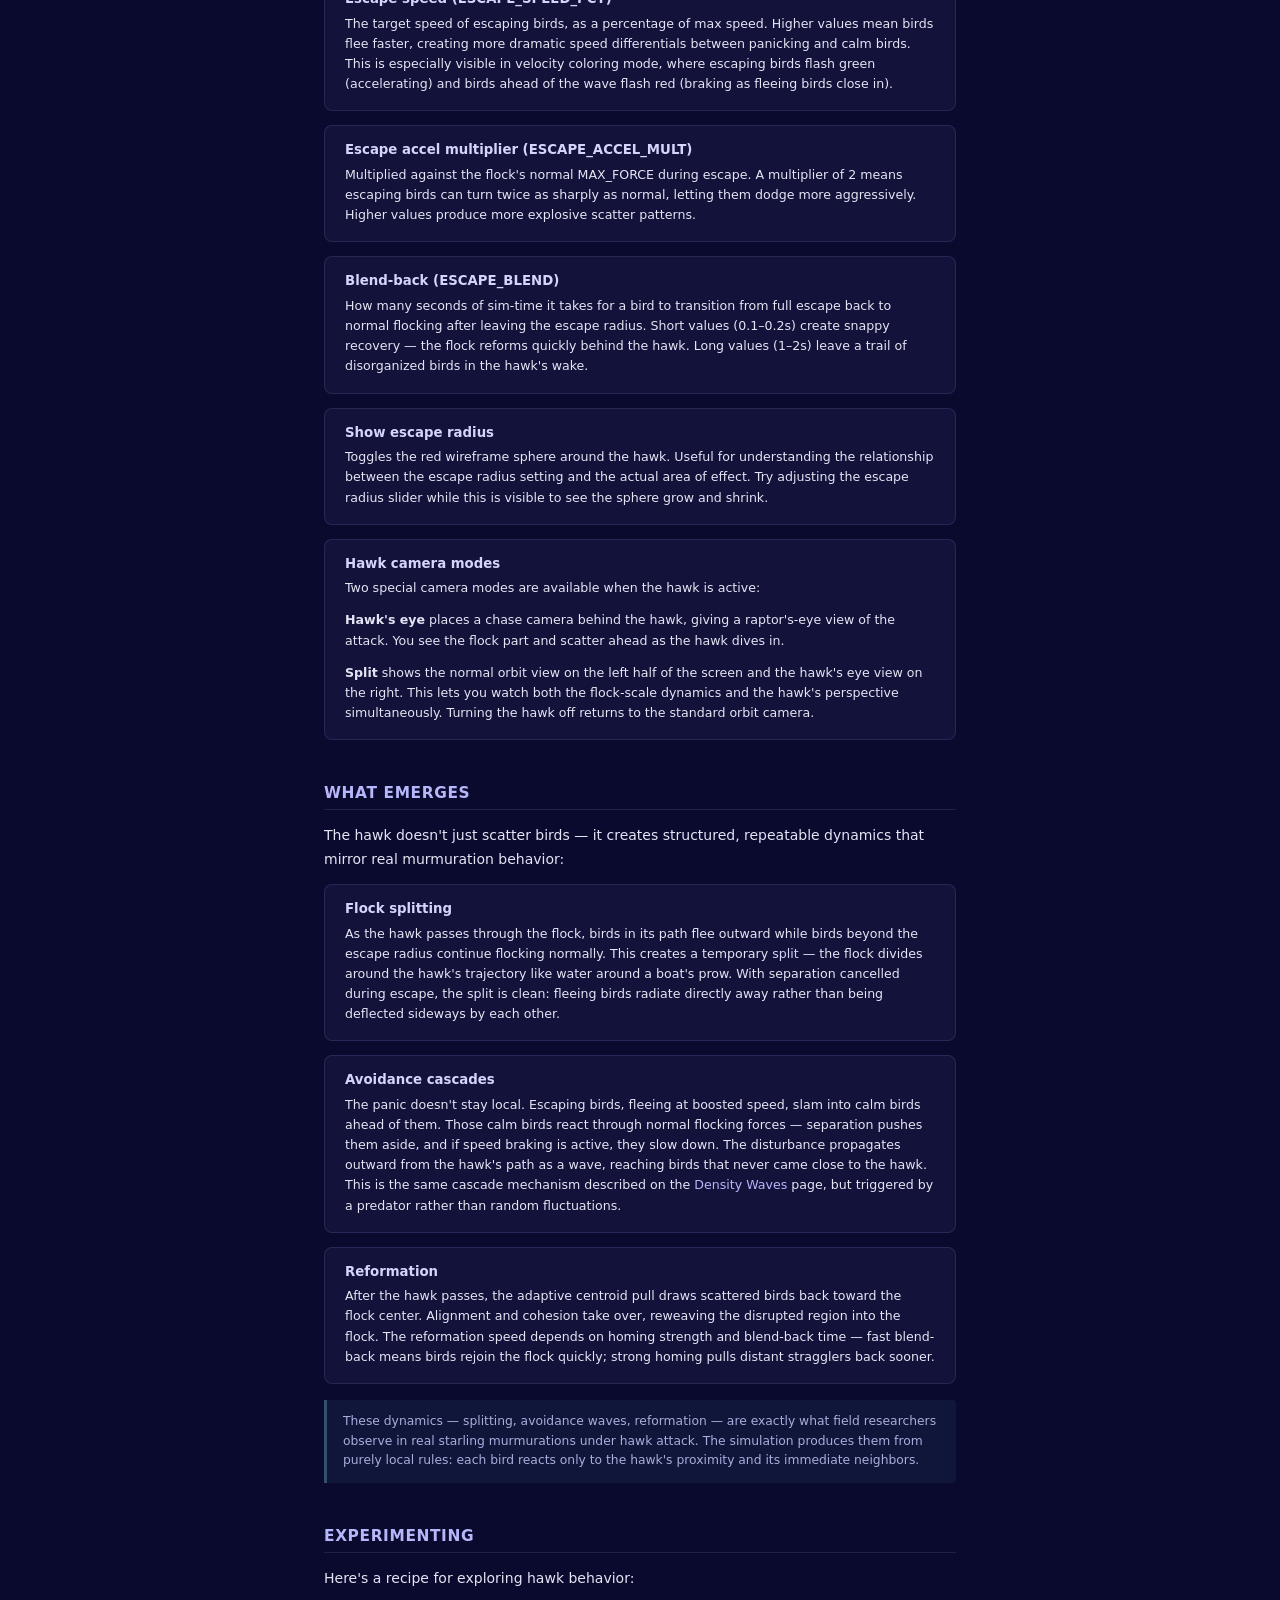
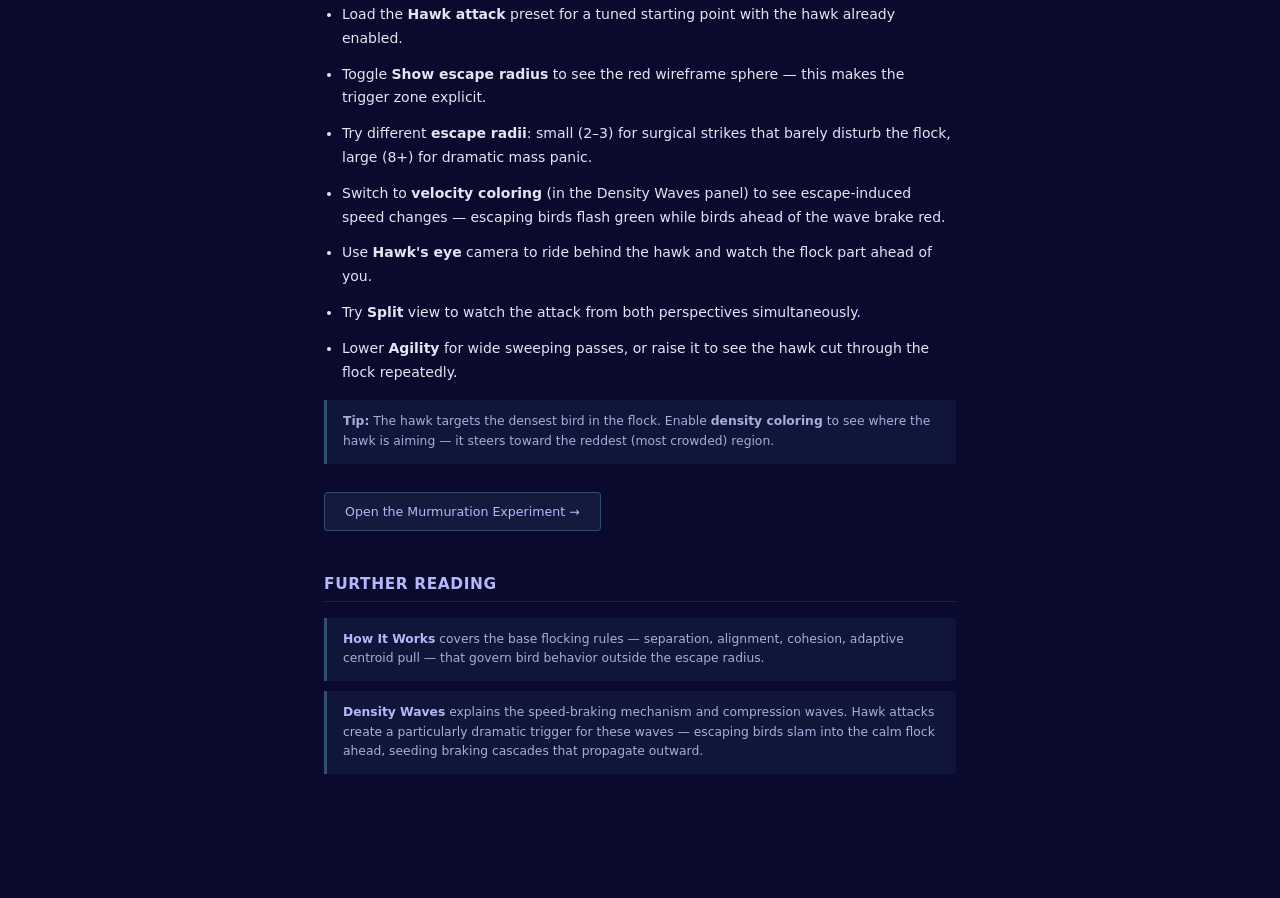
<file: murmuration-hawk.html>
<!DOCTYPE html>
<html lang="en">
<head>
  <meta charset="UTF-8" />
  <meta name="viewport" content="width=device-width, initial-scale=1.0" />
  <title>Hawk Attack — Steve's Site</title>
  <meta property="og:title" content="Hawk Attack in Murmuration" />
  <meta property="og:description" content="How a simulated hawk predator drives escape behavior, flock splitting, and wave-like avoidance cascades in the murmuration experiment." />
  <meta property="og:image" content="https://stevessite.com/murmuration_preview.jpg" />
  <meta property="og:url" content="https://stevessite.com/murmuration-hawk.html" />
  <meta property="og:type" content="website" />
  <link rel="stylesheet" href="/theme.css" />
  <link rel="stylesheet" href="/murmuration-theme.css" />
  <style>
    html, body { height: auto; overflow: auto; }

    .page-wrap {
      max-width: 680px;
      margin: 0 auto;
      padding: 60px 24px 80px;
      padding-top: 70px;
    }

    .page-hero {
      margin-bottom: 40px;
    }
    .page-hero h1 {
      font-size: 2rem;
      font-weight: 300;
      letter-spacing: 0.08em;
      color: var(--color-primary);
      margin-bottom: 10px;
    }
    .page-hero p {
      color: var(--color-text-dim);
      font-size: 0.95rem;
      margin-bottom: 0;
    }

    section {
      margin-bottom: 44px;
    }
    section h2 {
      font-size: 1.1rem;
      font-weight: 600;
      color: var(--color-primary);
      letter-spacing: 0.04em;
      text-transform: uppercase;
      margin-bottom: 14px;
      padding-bottom: 6px;
      border-bottom: 1px solid var(--color-border);
    }
    section p, section li {
      color: var(--color-text);
      line-height: 1.7;
      margin-bottom: 12px;
    }
    section p:last-child { margin-bottom: 0; }

    .concept-card {
      background: var(--color-surface);
      border: 1px solid var(--color-border);
      border-radius: var(--radius-md);
      padding: 16px 20px;
      margin-bottom: 14px;
    }
    .concept-card:last-child { margin-bottom: 0; }
    .concept-card h3 {
      font-size: 0.95rem;
      font-weight: 600;
      color: var(--color-primary-hi);
      margin-bottom: 6px;
    }
    .concept-card p {
      font-size: 0.9rem;
      color: var(--color-text);
      line-height: 1.6;
    }
    .concept-card p:last-child { margin-bottom: 0; }

    .math {
      display: block;
      font-family: var(--font-mono);
      font-size: 0.85rem;
      color: var(--color-primary);
      background: rgba(125, 212, 232, 0.06);
      border-left: 3px solid rgba(125, 212, 232, 0.25);
      padding: 10px 14px;
      margin: 12px 0;
      border-radius: 0 var(--radius-sm) var(--radius-sm) 0;
      line-height: 1.7;
      overflow-x: auto;
    }

    .see-also {
      margin-top: 16px;
      padding: 12px 16px;
      background: rgba(125, 212, 232, 0.06);
      border-left: 3px solid rgba(125, 212, 232, 0.3);
      border-radius: 0 var(--radius-sm) var(--radius-sm) 0;
      font-size: 0.88rem;
      color: var(--color-text-dim);
      line-height: 1.6;
    }
    .see-also a {
      color: var(--color-primary);
    }

    .playground-link {
      display: inline-block;
      margin-top: 28px;
      padding: 9px 20px;
      background: rgba(125, 212, 232, 0.08);
      border: 1px solid rgba(125, 212, 232, 0.28);
      border-radius: var(--radius-sm);
      color: var(--color-primary);
      font-size: 0.9rem;
      transition: background 0.15s, color 0.15s;
    }
    .playground-link:hover {
      background: rgba(125, 212, 232, 0.16);
      color: var(--color-primary-hi);
    }

    em.term {
      color: var(--color-primary-hi);
      font-style: normal;
    }
  </style>
</head>
<body>
<div class="page-wrap">

  <div class="page-hero">
    <h1>Hawk Attack</h1>
    <p>Predator-prey dynamics in the murmuration &mdash;
      how a single hawk drives escape behavior, flock splitting, and wave-like avoidance cascades.</p>
  </div>

  <!-- ── The Setup ──────────────────────────────────────────────────── -->
  <section>
    <h2>Why a Hawk?</h2>
    <p>
      Real starling murmurations aren't just aerobatic displays &mdash; they're
      partly an <em class="term">anti-predator defense</em>. Peregrine falcons
      and sparrowhawks hunt at dusk, precisely when murmurations form. The dense,
      shifting cloud of thousands of birds makes it difficult for a raptor to
      isolate and track a single target. The dramatic shape-shifting, sudden
      splits, and cascading waves that make murmurations so visually stunning are
      at least partly driven by birds reacting to a predator's approach.
    </p>
    <p>
      The hawk model in this simulation tests how escape behavior interacts with
      the base flocking rules. A single predator is enough to produce flock
      splitting, panic waves, and reformation dynamics that don't appear from
      the boids rules alone.
    </p>
  </section>

  <!-- ── How the Hawk Works ─────────────────────────────────────────── -->
  <section>
    <h2>How the Hawk Works</h2>
    <p>
      The hawk is a single agent that operates outside the normal boids rules.
      It has its own steering logic, speed limits, and targeting strategy.
    </p>

    <div class="concept-card">
      <h3>Target selection</h3>
      <p>
        Each frame, the hawk steers toward the <em class="term">densest bird</em>
        in the flock &mdash; the bird with the highest smoothed neighbor count
        from the density-counting pass. This models a real raptor's strategy of
        aiming for the thickest part of the flock, where confusion is highest
        and a lucky strike is most likely.
      </p>
      <p>
        Because the density counts are smoothed over time (fast drop, slow rise),
        the hawk's target doesn't flicker between random birds. It locks onto a
        dense region and pursues it, switching only when the density landscape
        shifts meaningfully.
      </p>
    </div>

    <div class="concept-card">
      <h3>Steering and speed</h3>
      <p>
        The hawk uses the same steer-toward formula as the boids: compute the
        desired velocity toward the target, subtract the current velocity, and
        clamp the resulting force to a maximum. The hawk's force cap
        (<em class="term">Agility</em>) controls how tightly it can turn &mdash;
        lower agility means wider, sweeping passes; higher agility means the
        hawk can track a dodging flock more closely.
      </p>
      <code class="math">
        desired = normalize(target - hawkPos) * hawkSpeed<br>
        steer   = clamp(desired - hawkVelocity, PRED_FORCE)
      </code>
      <p>
        Hawk speed is set as a percentage of the flock's max speed. At 100%
        the hawk matches the birds; above 100% it can overtake them; below
        100% the flock can outrun it. A minimum speed of 50% of hawk speed
        prevents the hawk from stalling.
      </p>
    </div>

    <div class="concept-card">
      <h3>Spawning and re-entry</h3>
      <p>
        When enabled, the hawk spawns on a sphere around the flock centroid
        (biased toward the upper hemisphere) and aims inward. If the hawk
        drifts more than 250 units from the flock center &mdash; missing a
        pass and sailing out into empty space &mdash; it teleports back to the
        entry sphere for another approach. This keeps the hawk perpetually
        engaged with the flock without scripted flight paths.
      </p>
    </div>
  </section>

  <!-- ── Escape Behavior ────────────────────────────────────────────── -->
  <section>
    <h2>Escape Behavior</h2>
    <p>
      Birds don't just passively avoid the hawk through normal separation.
      When the hawk gets close, birds enter a distinct
      <em class="term">escape state</em> with different physics.
    </p>

    <div class="concept-card">
      <h3>The escape radius</h3>
      <p>
        A spherical zone around the hawk defines the
        <em class="term">escape trigger</em>. Any bird inside this radius
        immediately enters full escape mode &mdash; its escape factor jumps to
        1.0. Birds outside the radius gradually blend back to normal flocking
        over a configurable time (the blend-back parameter).
      </p>
      <code class="math">
        inside radius  &rarr; escFade = 1.0 (full panic)<br>
        outside radius &rarr; escFade -= dt / blendTime (gradual recovery)
      </code>
    </div>

    <div class="concept-card">
      <h3>Escape steering</h3>
      <p>
        A bird in escape mode steers <em>directly away</em> from the hawk,
        using a boosted speed target and increased maximum force. The escape
        steering replaces the normal alignment and cohesion forces &mdash;
        a panicking bird stops trying to match its neighbors' heading or pull
        toward the group center. It just flees.
      </p>
      <p>
        Crucially, boid-boid <em class="term">separation is also cancelled</em>
        during escape. Panicking birds ignore each other entirely and flee
        directly away from the hawk. This models the real behavior of prey
        animals in a predator's strike zone: collision avoidance becomes
        secondary to survival. It also produces more dramatic flock-splitting
        because escaping birds don't push each other sideways &mdash; they all
        radiate outward from the hawk.
      </p>
    </div>

    <div class="concept-card">
      <h3>Blend-back</h3>
      <p>
        When a bird leaves the escape radius, it doesn't snap back to normal
        flocking. The escape factor decays linearly over the
        <em class="term">blend-back time</em> (default 0.5 seconds of
        sim-time). During this transition, the bird's forces are interpolated
        between full escape and normal flocking:
      </p>
      <code class="math">
        force = normalForces + (escapeForces - normalForces) * escFade
      </code>
      <p>
        Short blend times produce sharp transitions &mdash; birds snap back to
        formation quickly. Longer blend times create a lingering disarray as
        birds gradually rejoin the flock. The blend also affects the boosted
        escape speed, which tapers smoothly back to the normal max speed.
      </p>
    </div>
  </section>

  <!-- ── Escape Radius Visualization ──────────────────────────────── -->
  <section>
    <h2>The Escape Radius Visualization</h2>
    <p>
      The escape radius is invisible by default, but the simulation provides
      two ways to see it:
    </p>

    <div class="concept-card">
      <h3>Red wireframe sphere and red bird coloring</h3>
      <p>
        Toggling <strong>Show escape radius</strong> displays both a faint red
        wireframe sphere centered on the hawk (sized to the current escape
        radius) and colors birds currently inside the radius
        <strong style="color:#ff1e0d">bright red</strong>, overriding any
        density or velocity coloring. This makes the trigger zone directly
        visible &mdash; the wireframe shows the boundary while the red birds
        show exactly who is panicking. A moving red stain on the flock surface
        follows the hawk's path, and birds outside the radius retain their
        normal color (gray, density, or velocity).
      </p>
    </div>
  </section>

  <!-- ── The Controls ──────────────────────────────────────────────── -->
  <section>
    <h2>The Controls</h2>
    <p>
      The <strong>Hawk</strong> tab in the simulation's control bar groups all
      hawk-related parameters. Enable the hawk with the toggle, then adjust
      its behavior in real time.
    </p>

    <div class="concept-card">
      <h3>Hawk toggle</h3>
      <p>
        Enables or disables the hawk predator. When turned on, the hawk spawns
        on a sphere around the flock and begins hunting. Turning it off removes
        the hawk and lets escape fades decay to zero.
      </p>
    </div>

    <div class="concept-card">
      <h3>Hawk speed (PRED_SPEED_PCT)</h3>
      <p>
        The hawk's top speed as a percentage of the flock's max speed. At 100%
        the hawk matches the birds; at 150% it can close gaps quickly. Very high
        values make the hawk devastating &mdash; it punches through the flock
        before birds can react. Lower values let the flock outmaneuver it.
      </p>
    </div>

    <div class="concept-card">
      <h3>Agility (PRED_FORCE)</h3>
      <p>
        The hawk's maximum steering force &mdash; how tightly it can turn. Low
        agility (1&ndash;2) makes the hawk fly wide, sweeping arcs that push
        the whole flock aside. High agility (5+) lets it track individual dense
        regions and cut through the flock repeatedly.
      </p>
    </div>

    <div class="concept-card">
      <h3>Escape radius (ESCAPE_RADIUS)</h3>
      <p>
        The distance from the hawk at which birds enter panic mode. A small
        radius (2&ndash;3) means only birds directly in the hawk's path react
        &mdash; the flock barely notices. A large radius (8+) triggers mass
        panic, splitting the flock dramatically as hundreds of birds flee at
        once.
      </p>
    </div>

    <div class="concept-card">
      <h3>Escape speed (ESCAPE_SPEED_PCT)</h3>
      <p>
        The target speed of escaping birds, as a percentage of max speed.
        Higher values mean birds flee faster, creating more dramatic speed
        differentials between panicking and calm birds. This is especially
        visible in velocity coloring mode, where escaping birds flash green
        (accelerating) and birds ahead of the wave flash red (braking as
        fleeing birds close in).
      </p>
    </div>

    <div class="concept-card">
      <h3>Escape accel multiplier (ESCAPE_ACCEL_MULT)</h3>
      <p>
        Multiplied against the flock's normal MAX_FORCE during escape. A
        multiplier of 2 means escaping birds can turn twice as sharply as
        normal, letting them dodge more aggressively. Higher values produce
        more explosive scatter patterns.
      </p>
    </div>

    <div class="concept-card">
      <h3>Blend-back (ESCAPE_BLEND)</h3>
      <p>
        How many seconds of sim-time it takes for a bird to transition from
        full escape back to normal flocking after leaving the escape radius.
        Short values (0.1&ndash;0.2s) create snappy recovery &mdash; the flock
        reforms quickly behind the hawk. Long values (1&ndash;2s) leave a trail
        of disorganized birds in the hawk's wake.
      </p>
    </div>

    <div class="concept-card">
      <h3>Show escape radius</h3>
      <p>
        Toggles the red wireframe sphere around the hawk. Useful for
        understanding the relationship between the escape radius setting and
        the actual area of effect. Try adjusting the escape radius slider
        while this is visible to see the sphere grow and shrink.
      </p>
    </div>

    <div class="concept-card">
      <h3>Hawk camera modes</h3>
      <p>
        Two special camera modes are available when the hawk is active:
      </p>
      <p>
        <strong>Hawk's eye</strong> places a chase camera behind the hawk,
        giving a raptor's-eye view of the attack. You see the flock part and
        scatter ahead as the hawk dives in.
      </p>
      <p>
        <strong>Split</strong> shows the normal orbit view on the left half
        of the screen and the hawk's eye view on the right. This lets you
        watch both the flock-scale dynamics and the hawk's perspective
        simultaneously. Turning the hawk off returns to the standard orbit
        camera.
      </p>
    </div>
  </section>

  <!-- ── What Emerges ──────────────────────────────────────────────── -->
  <section>
    <h2>What Emerges</h2>
    <p>
      The hawk doesn't just scatter birds &mdash; it creates structured,
      repeatable dynamics that mirror real murmuration behavior:
    </p>

    <div class="concept-card">
      <h3>Flock splitting</h3>
      <p>
        As the hawk passes through the flock, birds in its path flee outward
        while birds beyond the escape radius continue flocking normally. This
        creates a temporary <em class="term">split</em> &mdash; the flock
        divides around the hawk's trajectory like water around a boat's prow.
        With separation cancelled during escape, the split is clean: fleeing
        birds radiate directly away rather than being deflected sideways by
        each other.
      </p>
    </div>

    <div class="concept-card">
      <h3>Avoidance cascades</h3>
      <p>
        The panic doesn't stay local. Escaping birds, fleeing at boosted speed,
        slam into calm birds ahead of them. Those calm birds react through
        normal flocking forces &mdash; separation pushes them aside, and if
        speed braking is active, they slow down. The disturbance propagates
        outward from the hawk's path as a wave, reaching birds that never
        came close to the hawk. This is the same cascade mechanism described
        on the <a href="murmuration-waves.html">Density Waves</a> page,
        but triggered by a predator rather than random fluctuations.
      </p>
    </div>

    <div class="concept-card">
      <h3>Reformation</h3>
      <p>
        After the hawk passes, the adaptive centroid pull draws scattered birds
        back toward the flock center. Alignment and cohesion take over,
        reweaving the disrupted region into the flock. The reformation speed
        depends on homing strength and blend-back time &mdash; fast blend-back
        means birds rejoin the flock quickly; strong homing pulls distant
        stragglers back sooner.
      </p>
    </div>

    <div class="see-also">
      These dynamics &mdash; splitting, avoidance waves, reformation &mdash; are
      exactly what field researchers observe in real starling murmurations under
      hawk attack. The simulation produces them from purely local rules: each
      bird reacts only to the hawk's proximity and its immediate neighbors.
    </div>
  </section>

  <!-- ── Experimenting ──────────────────────────────────────────────── -->
  <section>
    <h2>Experimenting</h2>
    <p>
      Here's a recipe for exploring hawk behavior:
    </p>
    <ul style="margin: 8px 0 16px 18px; line-height: 1.8;">
      <li>Load the <strong>Hawk attack</strong> preset for a tuned starting
        point with the hawk already enabled.</li>
      <li>Toggle <strong>Show escape radius</strong> to see the red wireframe
        sphere &mdash; this makes the trigger zone explicit.</li>
      <li>Try different <strong>escape radii</strong>: small (2&ndash;3) for
        surgical strikes that barely disturb the flock, large (8+) for
        dramatic mass panic.</li>
      <li>Switch to <strong>velocity coloring</strong> (in the Density Waves
        panel) to see escape-induced speed changes &mdash; escaping birds
        flash green while birds ahead of the wave brake red.</li>
      <li>Use <strong>Hawk's eye</strong> camera to ride behind the hawk and
        watch the flock part ahead of you.</li>
      <li>Try <strong>Split</strong> view to watch the attack from both
        perspectives simultaneously.</li>
      <li>Lower <strong>Agility</strong> for wide sweeping passes, or raise
        it to see the hawk cut through the flock repeatedly.</li>
    </ul>

    <div class="see-also">
      <strong>Tip:</strong> The hawk targets the densest bird in the flock.
      Enable <strong>density coloring</strong> to see where the hawk is aiming
      &mdash; it steers toward the reddest (most crowded) region.
    </div>

    <a href="murmuration.html" class="playground-link">Open the Murmuration Experiment &rarr;</a>
  </section>

  <!-- ── Cross-references ──────────────────────────────────────────── -->
  <section>
    <h2>Further Reading</h2>
    <div class="see-also">
      <strong><a href="murmuration-about.html">How It Works</a></strong>
      covers the base flocking rules &mdash; separation, alignment, cohesion,
      adaptive centroid pull &mdash; that govern bird behavior outside the
      escape radius.
    </div>
    <div class="see-also" style="margin-top: 10px;">
      <strong><a href="murmuration-waves.html">Density Waves</a></strong>
      explains the speed-braking mechanism and compression waves. Hawk attacks
      create a particularly dramatic trigger for these waves &mdash; escaping
      birds slam into the calm flock ahead, seeding braking cascades that
      propagate outward.
    </div>
  </section>

</div>

<script src="/murmuration-nav.js"></script>
</body>
</html>
</file>
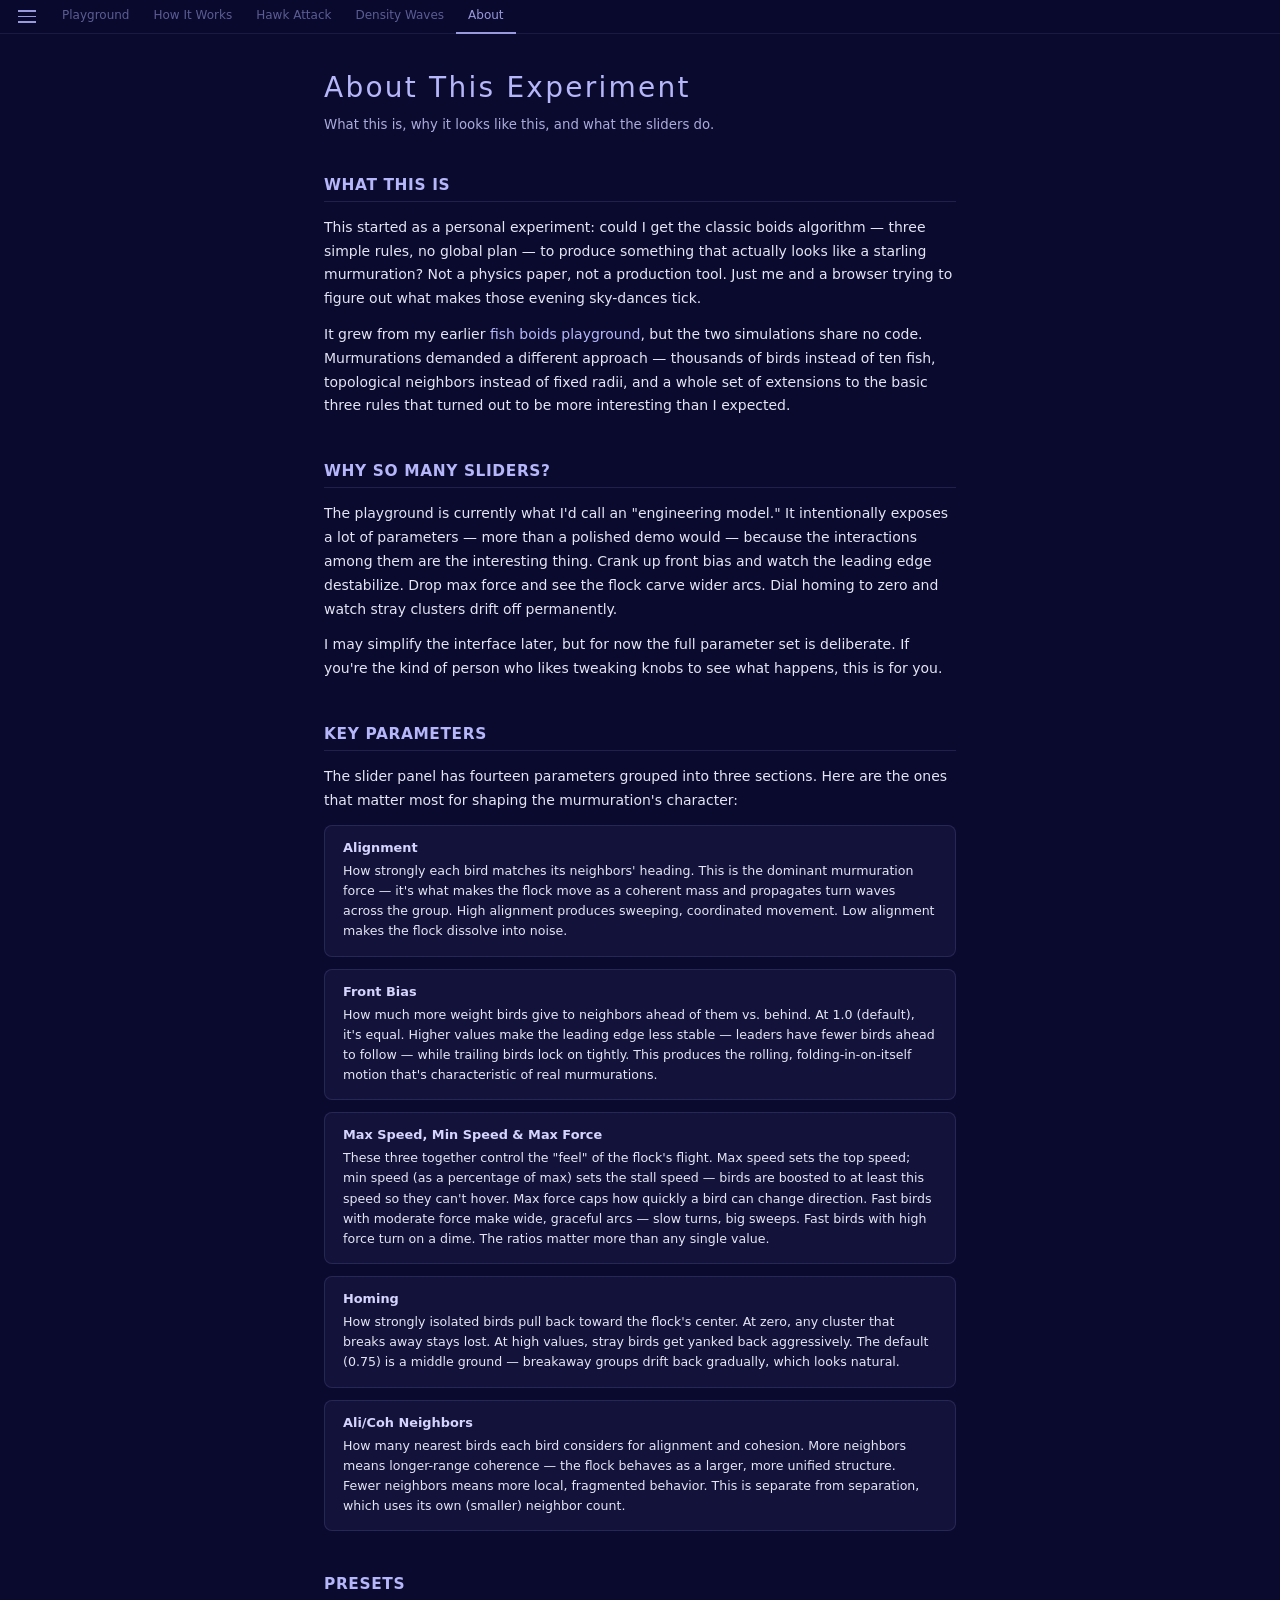
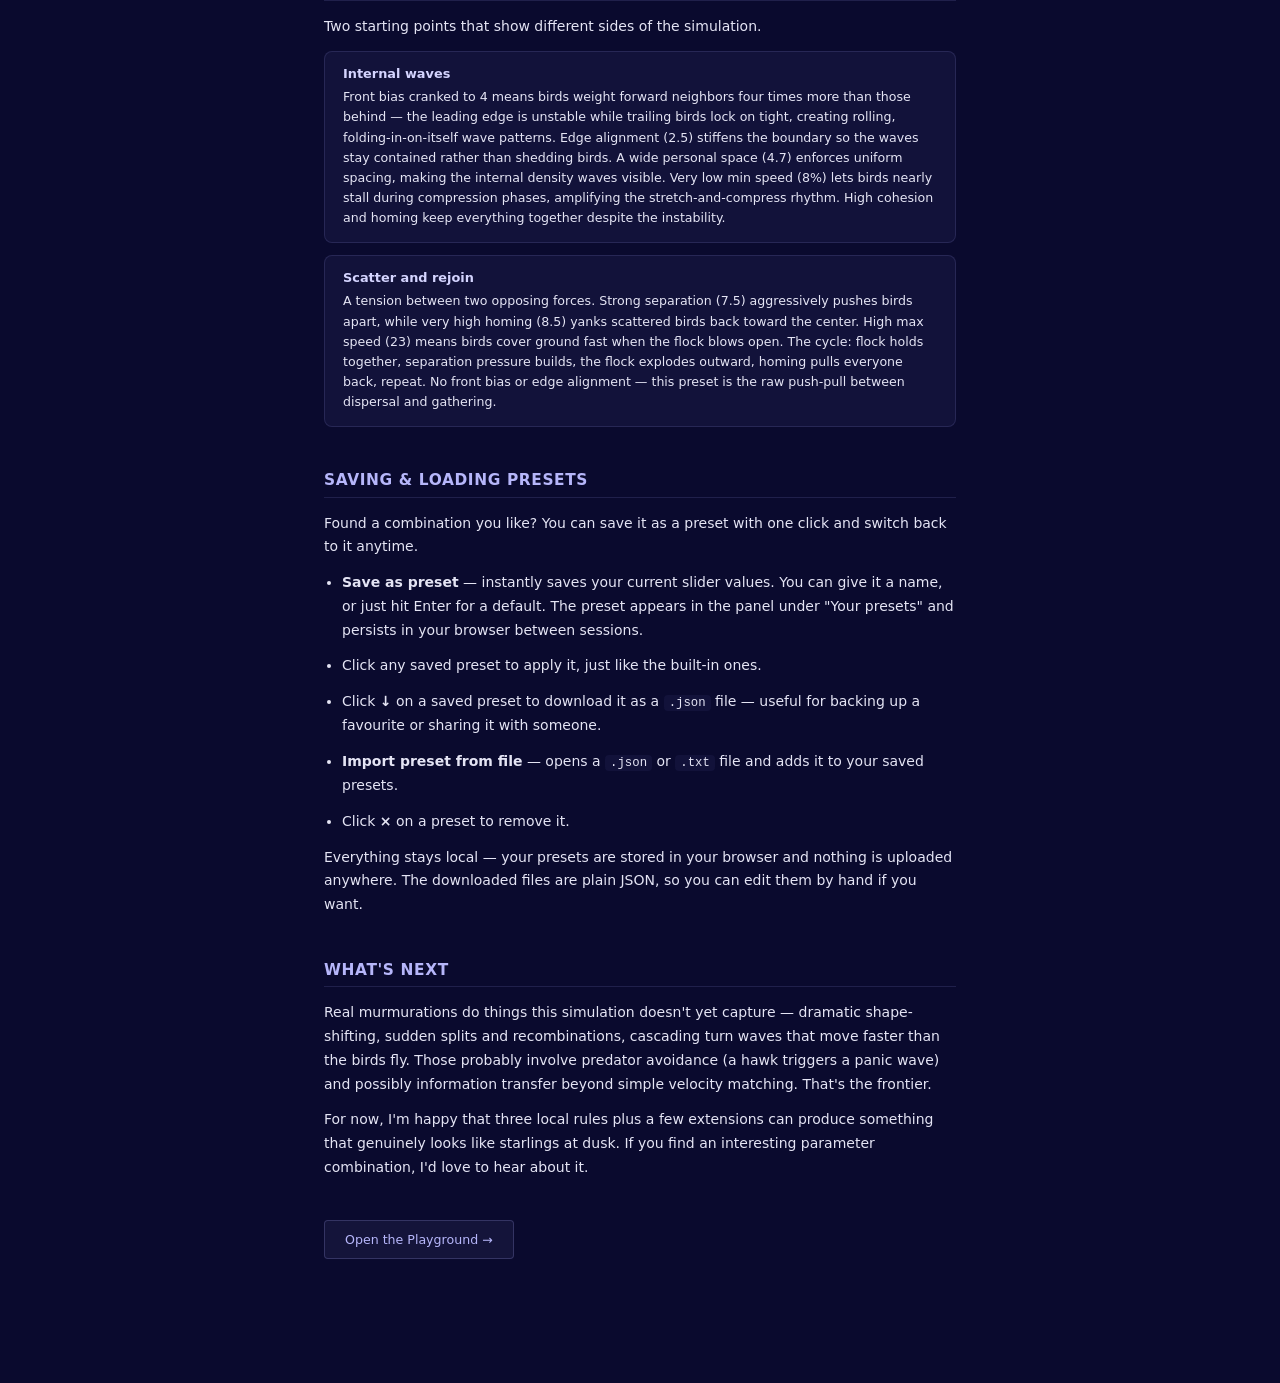
<file: murmuration-intro.html>
<!DOCTYPE html>
<html lang="en">
<head>
  <meta charset="UTF-8" />
  <meta name="viewport" content="width=device-width, initial-scale=1.0" />
  <title>About the Murmuration Sim — Steve's Site</title>
  <meta property="og:title" content="About the Murmuration Sim" />
  <meta property="og:description" content="A personal experiment in emergent flocking — what this simulation is, why it has so many sliders, and what the key parameters do." />
  <meta property="og:image" content="https://stevessite.com/murmuration_preview.jpg" />
  <meta property="og:url" content="https://stevessite.com/murmuration-intro.html" />
  <meta property="og:type" content="website" />
  <link rel="stylesheet" href="/theme.css" />
  <link rel="stylesheet" href="/murmuration-theme.css" />
  <style>
    html, body { height: auto; overflow: auto; }

    .page-wrap {
      max-width: 680px;
      margin: 0 auto;
      padding: 60px 24px 80px;
      padding-top: 70px; /* clear fixed nav bar */
    }

    .page-hero {
      margin-bottom: 40px;
    }
    .page-hero h1 {
      font-size: 2rem;
      font-weight: 300;
      letter-spacing: 0.08em;
      color: var(--color-primary);
      margin-bottom: 10px;
    }
    .page-hero p {
      color: var(--color-text-dim);
      font-size: 0.95rem;
      margin-bottom: 0;
    }

    section {
      margin-bottom: 44px;
    }
    section h2 {
      font-size: 1.1rem;
      font-weight: 600;
      color: var(--color-primary);
      letter-spacing: 0.04em;
      text-transform: uppercase;
      margin-bottom: 14px;
      padding-bottom: 6px;
      border-bottom: 1px solid var(--color-border);
    }
    section p, section li {
      color: var(--color-text);
      line-height: 1.7;
      margin-bottom: 12px;
    }
    section p:last-child { margin-bottom: 0; }

    ul {
      margin: 8px 0 0 18px;
      line-height: 1.8;
    }

    .param-card {
      background: var(--color-surface);
      border: 1px solid var(--color-border);
      border-radius: var(--radius-md);
      padding: 14px 18px;
      margin-bottom: 12px;
    }
    .param-card:last-child { margin-bottom: 0; }
    .param-card h3 {
      font-size: 0.92rem;
      font-weight: 600;
      color: var(--color-primary-hi);
      margin-bottom: 5px;
    }
    .param-card p {
      font-size: 0.9rem;
      line-height: 1.6;
    }
    .param-card p:last-child { margin-bottom: 0; }

    .preset-card {
      background: var(--color-surface);
      border: 1px solid var(--color-border);
      border-radius: var(--radius-md);
      padding: 14px 18px;
      margin-bottom: 12px;
    }
    .preset-card:last-child { margin-bottom: 0; }
    .preset-card h3 {
      font-size: 0.92rem;
      font-weight: 600;
      color: var(--color-primary-hi);
      margin-bottom: 5px;
    }
    .preset-card p {
      font-size: 0.9rem;
      line-height: 1.6;
    }
    .preset-card p:last-child { margin-bottom: 0; }

    .placeholder {
      color: var(--color-accent);
      font-style: italic;
      font-size: 0.85rem;
    }

    .playground-link {
      display: inline-block;
      margin-top: 28px;
      padding: 9px 20px;
      background: rgba(136, 136, 204, 0.08);
      border: 1px solid rgba(136, 136, 204, 0.28);
      border-radius: var(--radius-sm);
      color: var(--color-primary);
      font-size: 0.9rem;
      transition: background 0.15s, color 0.15s;
    }
    .playground-link:hover {
      background: rgba(136, 136, 204, 0.16);
      color: var(--color-primary-hi);
    }
  </style>
</head>
<body>
<div class="page-wrap">

  <div class="page-hero">
    <h1>About This Experiment</h1>
    <p>What this is, why it looks like this, and what the sliders do.</p>
  </div>

  <!-- ── What This Is ───────────────────────────────────────────────── -->
  <section>
    <h2>What This Is</h2>
    <p>
      This started as a personal experiment: could I get the classic boids algorithm —
      three simple rules, no global plan — to produce something that actually looks like
      a starling murmuration? Not a physics paper, not a production tool. Just me and a
      browser trying to figure out what makes those evening sky-dances tick.
    </p>
    <p>
      It grew from my earlier <a href="/playground.html">fish boids playground</a>, but
      the two simulations share no code. Murmurations demanded a different approach —
      thousands of birds instead of ten fish, topological neighbors instead of fixed
      radii, and a whole set of extensions to the basic three rules that turned out to
      be more interesting than I expected.
    </p>
  </section>

  <!-- ── Engineering Model ──────────────────────────────────────────── -->
  <section>
    <h2>Why So Many Sliders?</h2>
    <p>
      The playground is currently what I'd call an "engineering model." It intentionally
      exposes a lot of parameters — more than a polished demo would — because the
      interactions among them are the interesting thing. Crank up front bias and watch
      the leading edge destabilize. Drop max force and see the flock carve wider arcs.
      Dial homing to zero and watch stray clusters drift off permanently.
    </p>
    <p>
      I may simplify the interface later, but for now the full parameter set is
      deliberate. If you're the kind of person who likes tweaking knobs to see what
      happens, this is for you.
    </p>
  </section>

  <!-- ── Key Parameters ─────────────────────────────────────────────── -->
  <section>
    <h2>Key Parameters</h2>
    <p>
      The slider panel has fourteen parameters grouped into three sections. Here are the
      ones that matter most for shaping the murmuration's character:
    </p>

    <div class="param-card">
      <h3>Alignment</h3>
      <p>
        How strongly each bird matches its neighbors' heading. This is the dominant
        murmuration force — it's what makes the flock move as a coherent mass and
        propagates turn waves across the group. High alignment produces sweeping,
        coordinated movement. Low alignment makes the flock dissolve into noise.
      </p>
    </div>

    <div class="param-card">
      <h3>Front Bias</h3>
      <p>
        How much more weight birds give to neighbors ahead of them vs. behind.
        At 1.0 (default), it's equal. Higher values make the leading edge less stable
        — leaders have fewer birds ahead to follow — while trailing birds lock on
        tightly. This produces the rolling, folding-in-on-itself motion that's
        characteristic of real murmurations.
      </p>
    </div>

    <div class="param-card">
      <h3>Max Speed, Min Speed &amp; Max Force</h3>
      <p>
        These three together control the "feel" of the flock's flight. Max speed sets
        the top speed; min speed (as a percentage of max) sets the stall speed — birds
        are boosted to at least this speed so they can't hover. Max force caps how
        quickly a bird can change direction. Fast birds with moderate force make wide,
        graceful arcs — slow turns, big sweeps. Fast birds with high force turn on a
        dime. The ratios matter more than any single value.
      </p>
    </div>

    <div class="param-card">
      <h3>Homing</h3>
      <p>
        How strongly isolated birds pull back toward the flock's center. At zero,
        any cluster that breaks away stays lost. At high values, stray birds get
        yanked back aggressively. The default (0.75) is a middle ground — breakaway
        groups drift back gradually, which looks natural.
      </p>
    </div>

    <div class="param-card">
      <h3>Ali/Coh Neighbors</h3>
      <p>
        How many nearest birds each bird considers for alignment and cohesion. More
        neighbors means longer-range coherence — the flock behaves as a larger, more
        unified structure. Fewer neighbors means more local, fragmented behavior.
        This is separate from separation, which uses its own (smaller) neighbor count.
      </p>
    </div>
  </section>

  <!-- ── Presets ────────────────────────────────────────────────────── -->
  <section>
    <h2>Presets</h2>
    <p>
      Two starting points that show different sides of the simulation.
    </p>

    <div class="preset-card">
      <h3>Internal waves</h3>
      <p>
        Front bias cranked to 4 means birds weight forward neighbors four times
        more than those behind — the leading edge is unstable while trailing birds
        lock on tight, creating rolling, folding-in-on-itself wave patterns. Edge
        alignment (2.5) stiffens the boundary so the waves stay contained rather
        than shedding birds. A wide personal space (4.7) enforces uniform spacing,
        making the internal density waves visible. Very low min speed (8%) lets
        birds nearly stall during compression phases, amplifying the
        stretch-and-compress rhythm. High cohesion and homing keep everything
        together despite the instability.
      </p>
    </div>

    <div class="preset-card">
      <h3>Scatter and rejoin</h3>
      <p>
        A tension between two opposing forces. Strong separation (7.5) aggressively
        pushes birds apart, while very high homing (8.5) yanks scattered birds back
        toward the center. High max speed (23) means birds cover ground fast when
        the flock blows open. The cycle: flock holds together, separation pressure
        builds, the flock explodes outward, homing pulls everyone back, repeat. No
        front bias or edge alignment — this preset is the raw push-pull between
        dispersal and gathering.
      </p>
    </div>
  </section>

  <!-- ── Saving & Loading Presets ───────────────────────────────────── -->
  <section>
    <h2>Saving &amp; Loading Presets</h2>
    <p>
      Found a combination you like? You can save it as a preset with one click
      and switch back to it anytime.
    </p>
    <ul>
      <li><strong>Save as preset</strong> — instantly saves your current slider
        values. You can give it a name, or just hit Enter for a default.
        The preset appears in the panel under "Your presets" and persists in
        your browser between sessions.</li>
      <li>Click any saved preset to apply it, just like the built-in ones.</li>
      <li>Click <strong>&darr;</strong> on a saved preset to download it as a
        <code>.json</code> file — useful for backing up a favourite or sharing
        it with someone.</li>
      <li><strong>Import preset from file</strong> — opens a
        <code>.json</code> or <code>.txt</code> file and adds it to your saved
        presets.</li>
      <li>Click <strong>&times;</strong> on a preset to remove it.</li>
    </ul>
    <p>
      Everything stays local — your presets are stored in your browser and
      nothing is uploaded anywhere. The downloaded files are plain JSON, so you
      can edit them by hand if you want.
    </p>
  </section>

  <!-- ── What's Next ────────────────────────────────────────────────── -->
  <section>
    <h2>What's Next</h2>
    <p>
      Real murmurations do things this simulation doesn't yet capture — dramatic
      shape-shifting, sudden splits and recombinations, cascading turn waves that
      move faster than the birds fly. Those probably involve predator avoidance
      (a hawk triggers a panic wave) and possibly information transfer beyond
      simple velocity matching. That's the frontier.
    </p>
    <p>
      For now, I'm happy that three local rules plus a few extensions can produce
      something that genuinely looks like starlings at dusk. If you find an
      interesting parameter combination, I'd love to hear about it.
    </p>
    <a href="/murmuration.html" class="playground-link">Open the Playground →</a>
  </section>

</div>

<script src="/murmuration-nav.js"></script>
</body>
</html>
</file>
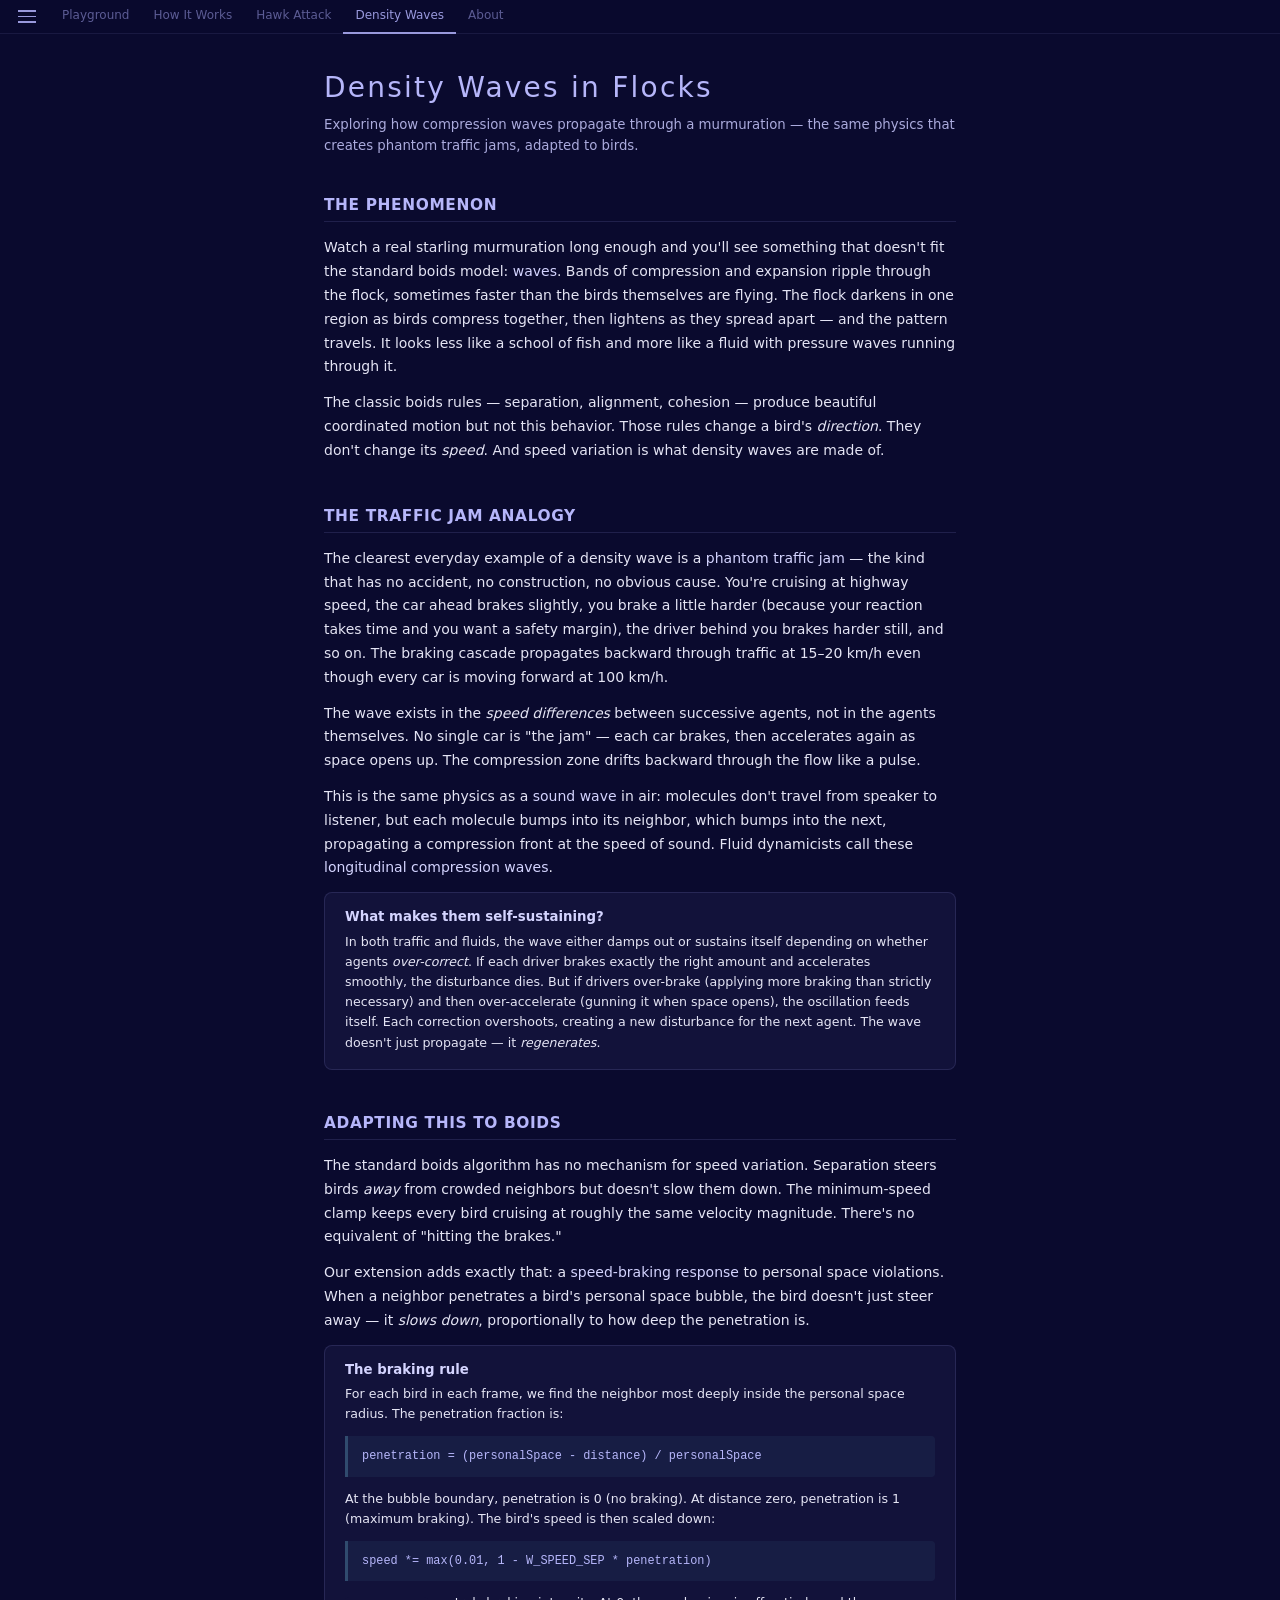
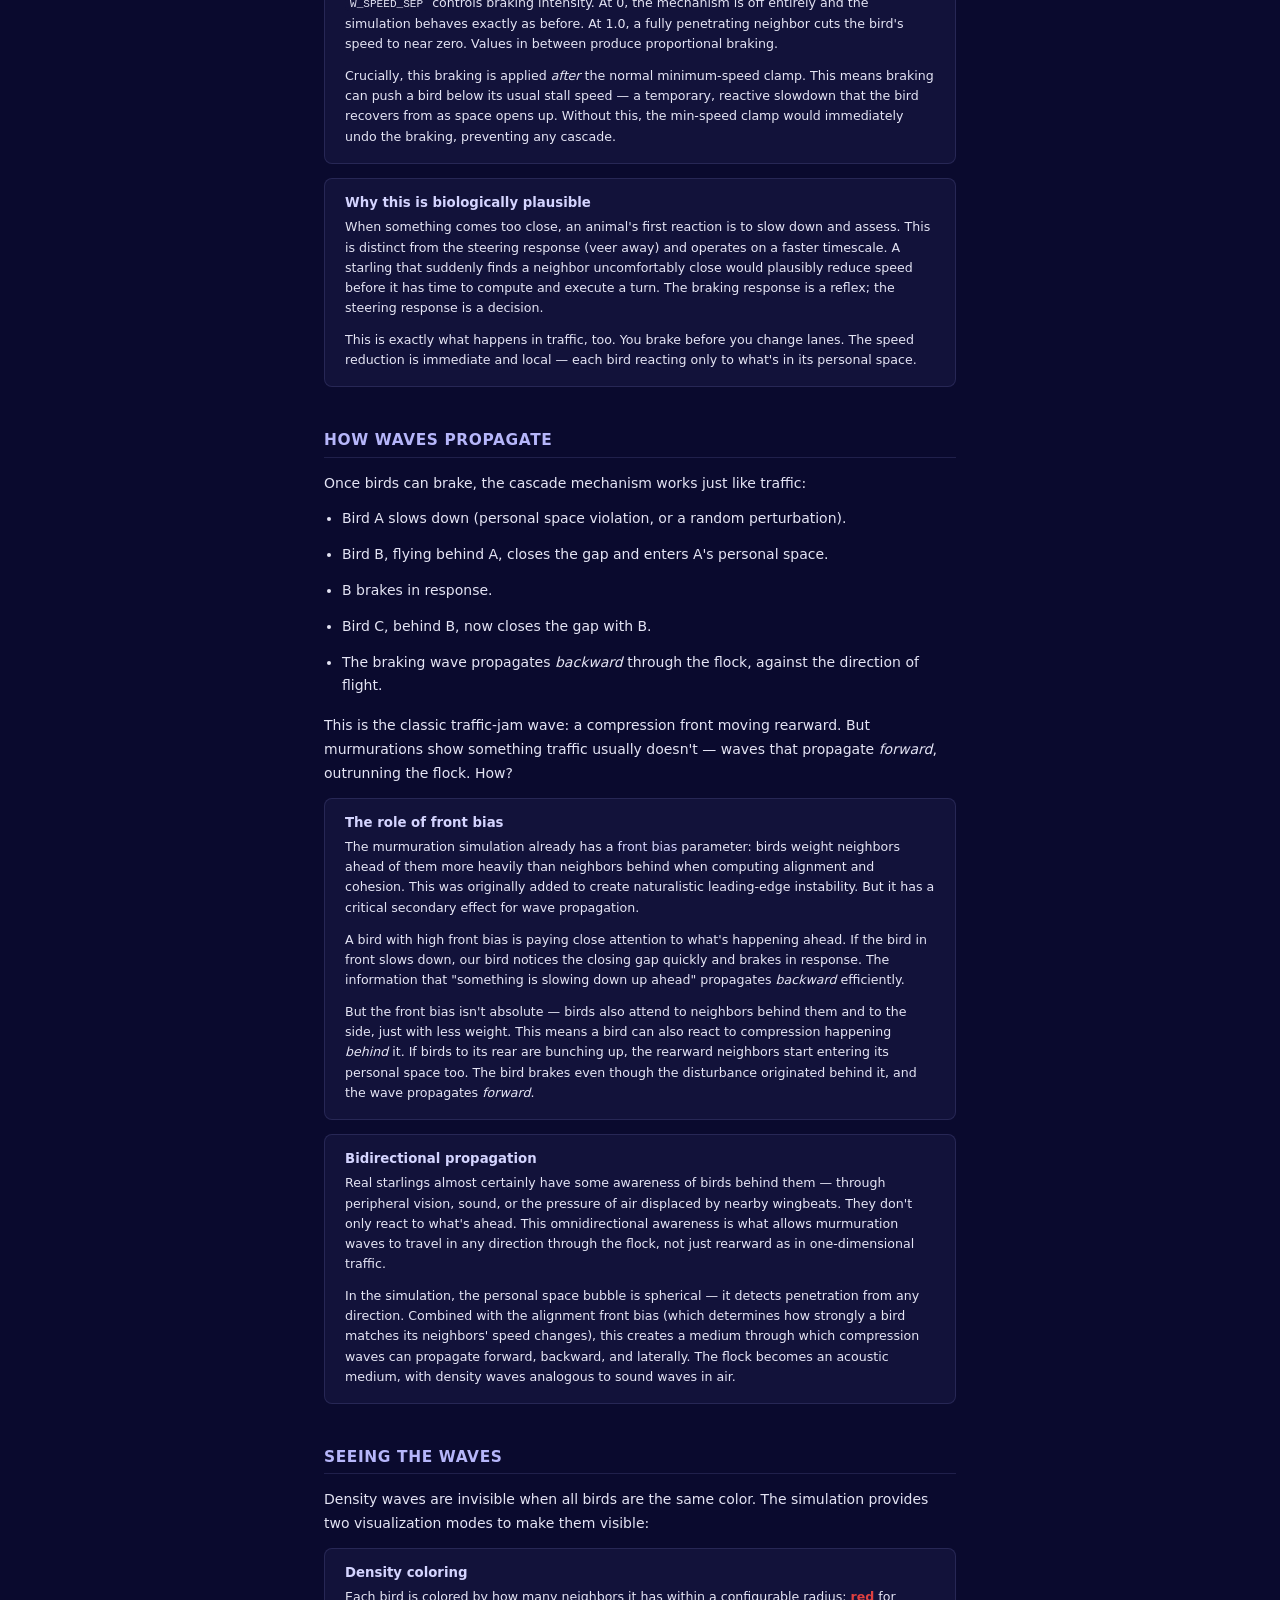
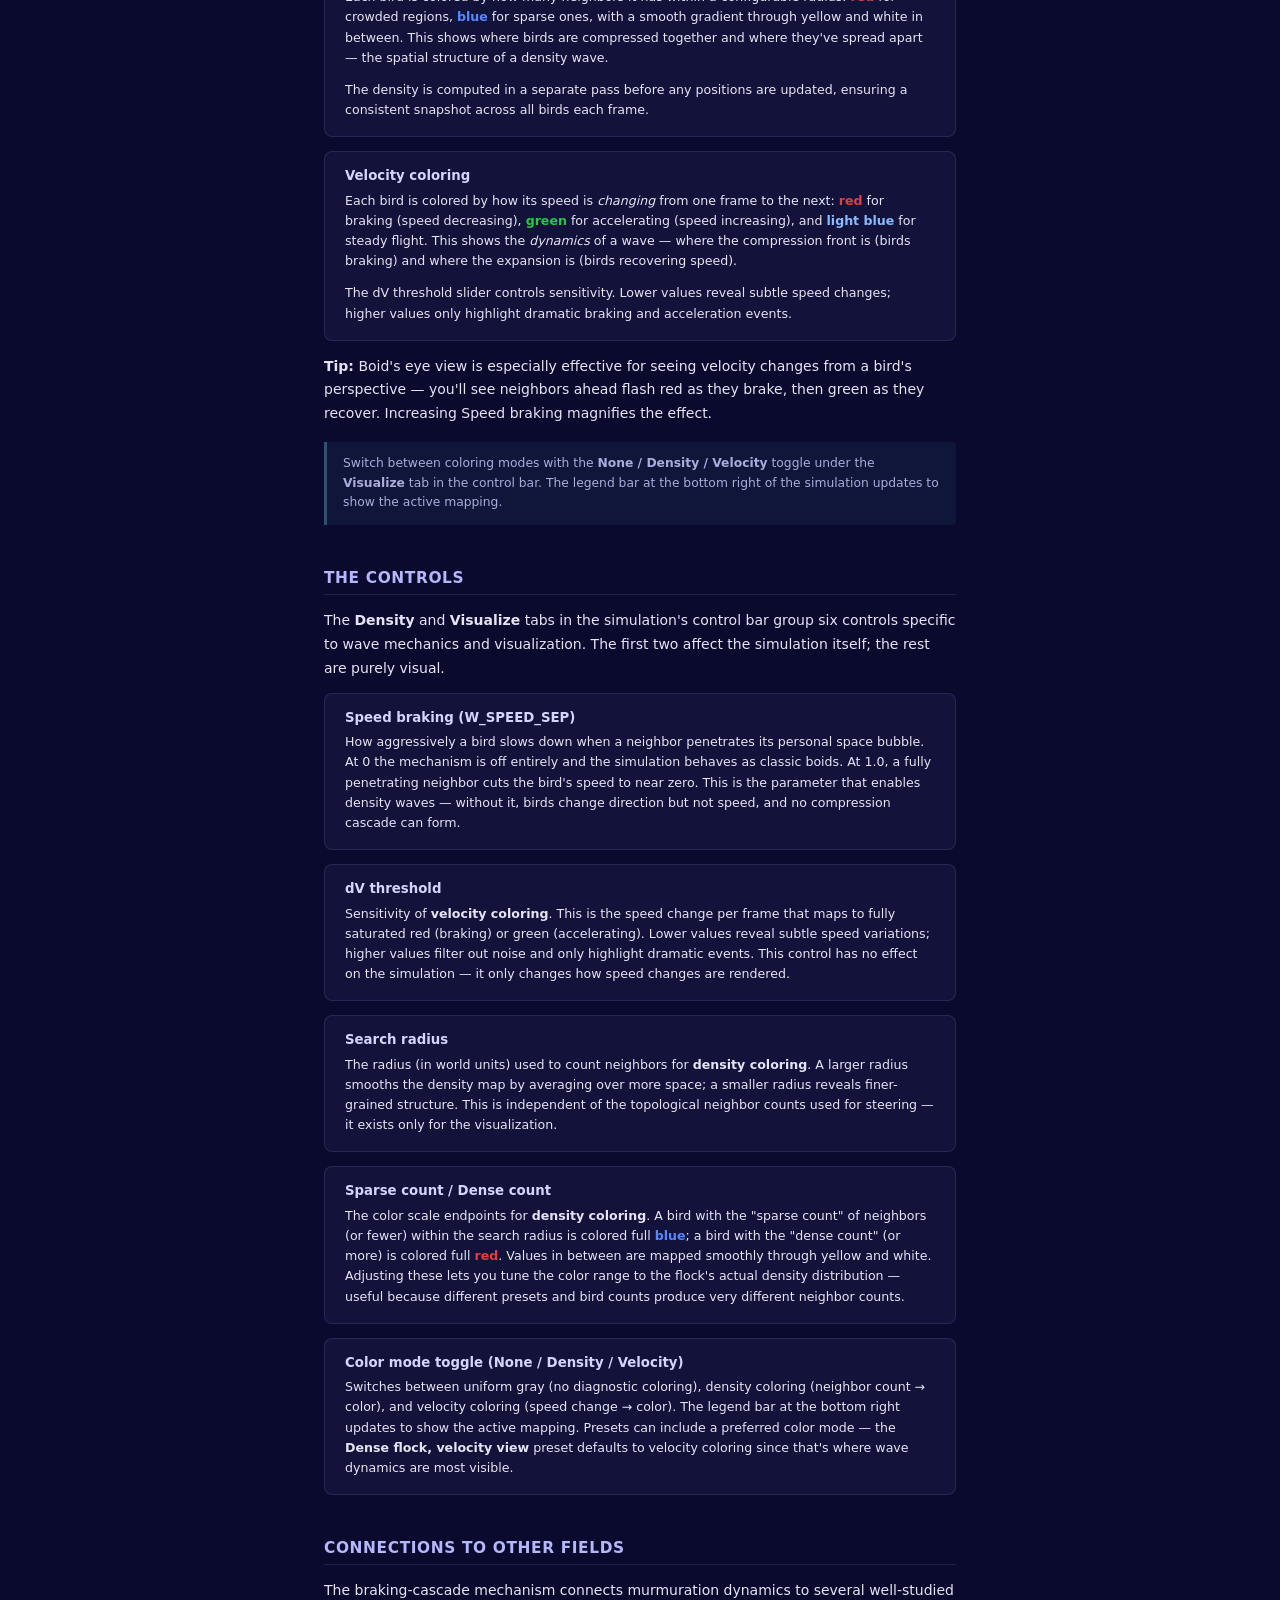
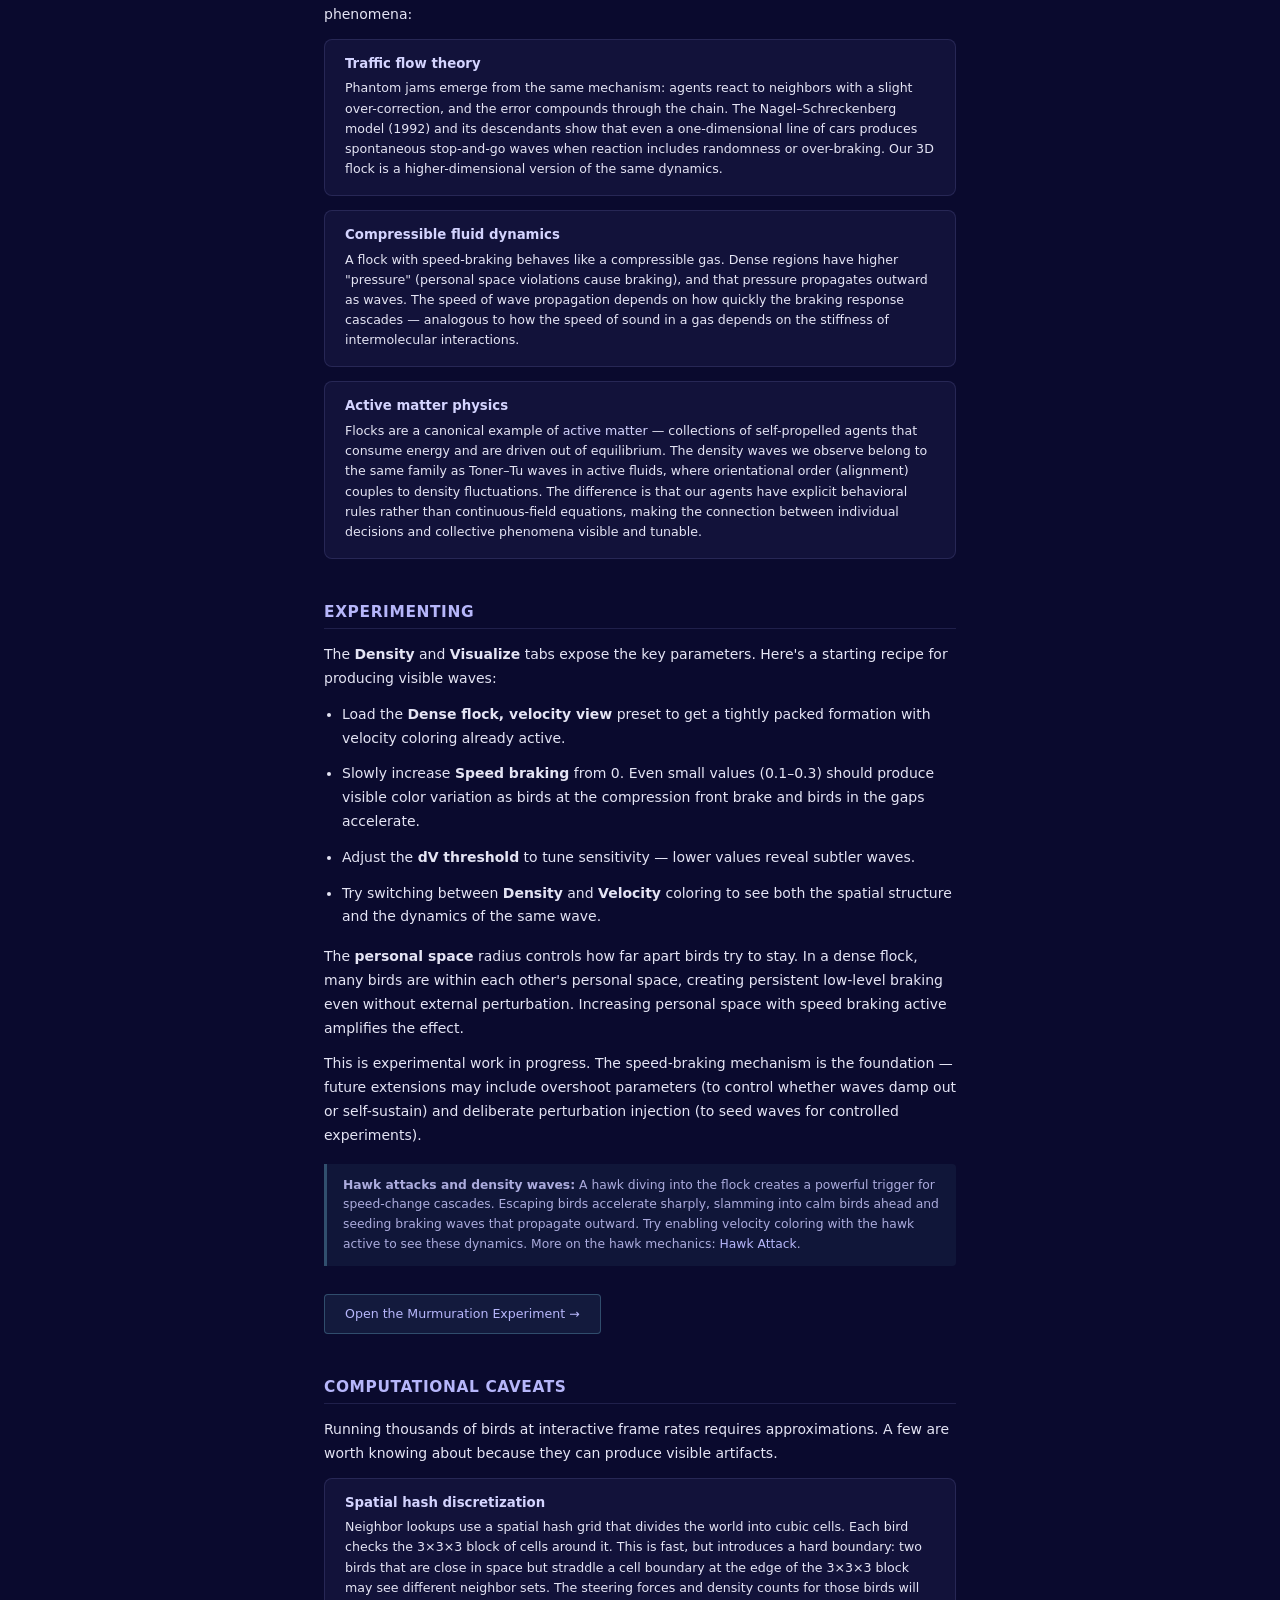
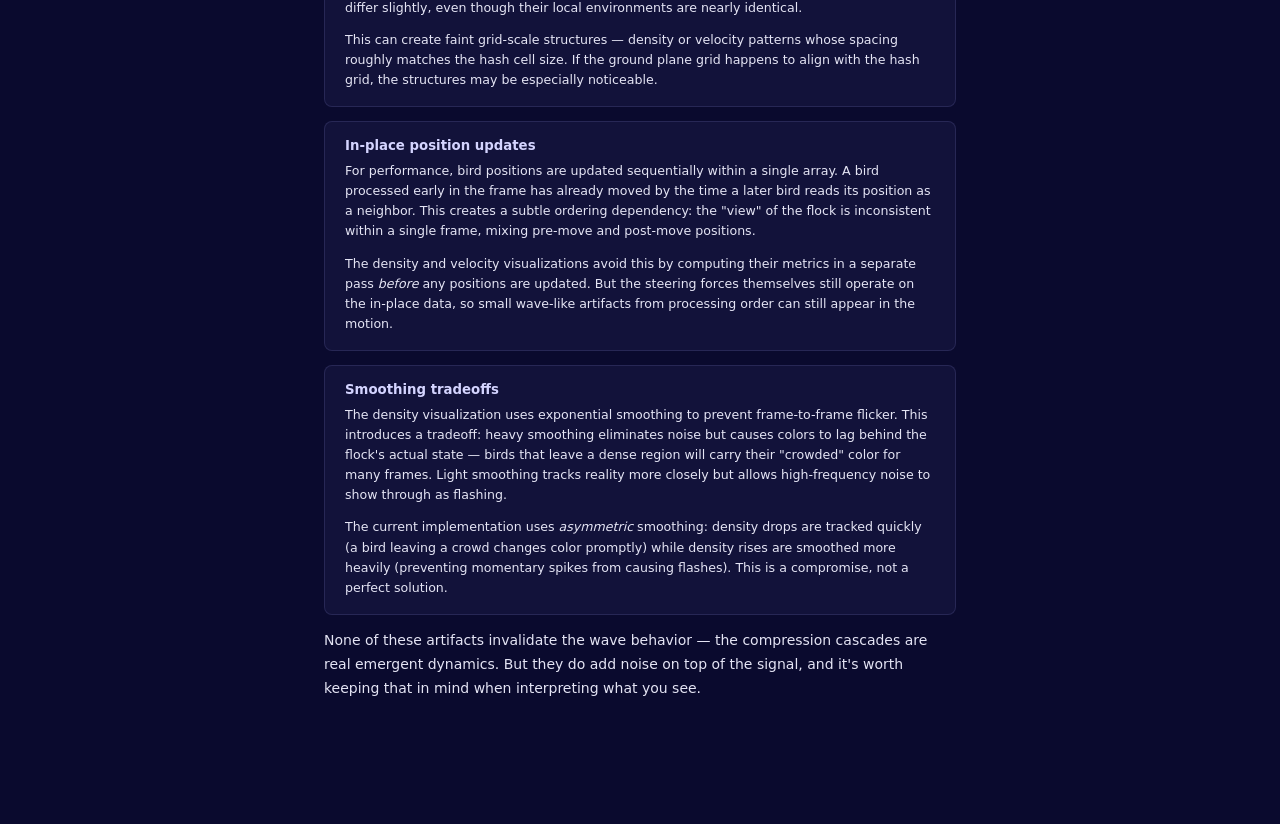
<file: murmuration-waves.html>
<!DOCTYPE html>
<html lang="en">
<head>
  <meta charset="UTF-8" />
  <meta name="viewport" content="width=device-width, initial-scale=1.0" />
  <title>Density Waves — Steve's Site</title>
  <meta property="og:title" content="Density Waves in Murmuration" />
  <meta property="og:description" content="Exploring compression waves in simulated flocks — how braking cascades through a murmuration the way traffic jams propagate backward through cars." />
  <meta property="og:image" content="https://stevessite.com/murmuration_preview.jpg" />
  <meta property="og:url" content="https://stevessite.com/murmuration-waves.html" />
  <meta property="og:type" content="website" />
  <link rel="stylesheet" href="/theme.css" />
  <link rel="stylesheet" href="/murmuration-theme.css" />
  <style>
    html, body { height: auto; overflow: auto; }

    .page-wrap {
      max-width: 680px;
      margin: 0 auto;
      padding: 60px 24px 80px;
      padding-top: 70px;
    }

    .page-hero {
      margin-bottom: 40px;
    }
    .page-hero h1 {
      font-size: 2rem;
      font-weight: 300;
      letter-spacing: 0.08em;
      color: var(--color-primary);
      margin-bottom: 10px;
    }
    .page-hero p {
      color: var(--color-text-dim);
      font-size: 0.95rem;
      margin-bottom: 0;
    }

    section {
      margin-bottom: 44px;
    }
    section h2 {
      font-size: 1.1rem;
      font-weight: 600;
      color: var(--color-primary);
      letter-spacing: 0.04em;
      text-transform: uppercase;
      margin-bottom: 14px;
      padding-bottom: 6px;
      border-bottom: 1px solid var(--color-border);
    }
    section p, section li {
      color: var(--color-text);
      line-height: 1.7;
      margin-bottom: 12px;
    }
    section p:last-child { margin-bottom: 0; }

    .concept-card {
      background: var(--color-surface);
      border: 1px solid var(--color-border);
      border-radius: var(--radius-md);
      padding: 16px 20px;
      margin-bottom: 14px;
    }
    .concept-card:last-child { margin-bottom: 0; }
    .concept-card h3 {
      font-size: 0.95rem;
      font-weight: 600;
      color: var(--color-primary-hi);
      margin-bottom: 6px;
    }
    .concept-card p {
      font-size: 0.9rem;
      color: var(--color-text);
      line-height: 1.6;
    }
    .concept-card p:last-child { margin-bottom: 0; }

    .math {
      display: block;
      font-family: var(--font-mono);
      font-size: 0.85rem;
      color: var(--color-primary);
      background: rgba(125, 212, 232, 0.06);
      border-left: 3px solid rgba(125, 212, 232, 0.25);
      padding: 10px 14px;
      margin: 12px 0;
      border-radius: 0 var(--radius-sm) var(--radius-sm) 0;
      line-height: 1.7;
      overflow-x: auto;
    }

    .see-also {
      margin-top: 16px;
      padding: 12px 16px;
      background: rgba(125, 212, 232, 0.06);
      border-left: 3px solid rgba(125, 212, 232, 0.3);
      border-radius: 0 var(--radius-sm) var(--radius-sm) 0;
      font-size: 0.88rem;
      color: var(--color-text-dim);
      line-height: 1.6;
    }
    .see-also a {
      color: var(--color-primary);
    }

    .playground-link {
      display: inline-block;
      margin-top: 28px;
      padding: 9px 20px;
      background: rgba(125, 212, 232, 0.08);
      border: 1px solid rgba(125, 212, 232, 0.28);
      border-radius: var(--radius-sm);
      color: var(--color-primary);
      font-size: 0.9rem;
      transition: background 0.15s, color 0.15s;
    }
    .playground-link:hover {
      background: rgba(125, 212, 232, 0.16);
      color: var(--color-primary-hi);
    }

    em.term {
      color: var(--color-primary-hi);
      font-style: normal;
    }
  </style>
</head>
<body>
<div class="page-wrap">

  <div class="page-hero">
    <h1>Density Waves in Flocks</h1>
    <p>Exploring how compression waves propagate through a murmuration &mdash;
      the same physics that creates phantom traffic jams, adapted to birds.</p>
  </div>

  <!-- ── The Phenomenon ──────────────────────────────────────────────── -->
  <section>
    <h2>The Phenomenon</h2>
    <p>
      Watch a real starling murmuration long enough and you'll see something
      that doesn't fit the standard boids model: <em class="term">waves</em>.
      Bands of compression and expansion ripple through the flock, sometimes
      faster than the birds themselves are flying. The flock darkens in one
      region as birds compress together, then lightens as they spread apart
      &mdash; and the pattern travels. It looks less like a school of fish and
      more like a fluid with pressure waves running through it.
    </p>
    <p>
      The classic boids rules &mdash; separation, alignment, cohesion &mdash;
      produce beautiful coordinated motion but not this behavior. Those rules
      change a bird's <em>direction</em>. They don't change its
      <em>speed</em>. And speed variation is what density waves are made of.
    </p>
  </section>

  <!-- ── Traffic Analogy ────────────────────────────────────────────── -->
  <section>
    <h2>The Traffic Jam Analogy</h2>
    <p>
      The clearest everyday example of a density wave is a
      <em class="term">phantom traffic jam</em> &mdash; the kind that has no
      accident, no construction, no obvious cause. You're cruising at highway
      speed, the car ahead brakes slightly, you brake a little harder (because
      your reaction takes time and you want a safety margin), the driver behind
      you brakes harder still, and so on. The braking cascade propagates
      backward through traffic at 15&ndash;20 km/h even though every car is
      moving forward at 100 km/h.
    </p>
    <p>
      The wave exists in the <em>speed differences</em> between successive
      agents, not in the agents themselves. No single car is "the jam" &mdash;
      each car brakes, then accelerates again as space opens up. The
      compression zone drifts backward through the flow like a pulse.
    </p>
    <p>
      This is the same physics as a <em class="term">sound wave</em> in air:
      molecules don't travel from speaker to listener, but each molecule bumps
      into its neighbor, which bumps into the next, propagating a compression
      front at the speed of sound. Fluid dynamicists call these
      <em class="term">longitudinal compression waves</em>.
    </p>

    <div class="concept-card">
      <h3>What makes them self-sustaining?</h3>
      <p>
        In both traffic and fluids, the wave either damps out or sustains
        itself depending on whether agents <em>over-correct</em>. If each
        driver brakes exactly the right amount and accelerates smoothly, the
        disturbance dies. But if drivers over-brake (applying more braking than
        strictly necessary) and then over-accelerate (gunning it when space
        opens), the oscillation feeds itself. Each correction overshoots,
        creating a new disturbance for the next agent. The wave doesn't just
        propagate &mdash; it <em>regenerates</em>.
      </p>
    </div>
  </section>

  <!-- ── Adapting to Boids ──────────────────────────────────────────── -->
  <section>
    <h2>Adapting This to Boids</h2>
    <p>
      The standard boids algorithm has no mechanism for speed variation.
      Separation steers birds <em>away</em> from crowded neighbors but doesn't
      slow them down. The minimum-speed clamp keeps every bird cruising at
      roughly the same velocity magnitude. There's no equivalent of "hitting
      the brakes."
    </p>
    <p>
      Our extension adds exactly that: a <em class="term">speed-braking
      response</em> to personal space violations. When a neighbor penetrates a
      bird's personal space bubble, the bird doesn't just steer away &mdash;
      it <em>slows down</em>, proportionally to how deep the penetration is.
    </p>

    <div class="concept-card">
      <h3>The braking rule</h3>
      <p>
        For each bird in each frame, we find the neighbor most deeply inside
        the personal space radius. The penetration fraction is:
      </p>
      <code class="math">
        penetration = (personalSpace - distance) / personalSpace
      </code>
      <p>
        At the bubble boundary, penetration is 0 (no braking). At distance
        zero, penetration is 1 (maximum braking). The bird's speed is then
        scaled down:
      </p>
      <code class="math">
        speed *= max(0.01, 1 - W_SPEED_SEP * penetration)
      </code>
      <p>
        <code>W_SPEED_SEP</code> controls braking intensity. At 0, the
        mechanism is off entirely and the simulation behaves exactly as before.
        At 1.0, a fully penetrating neighbor cuts the bird's speed to near
        zero. Values in between produce proportional braking.
      </p>
      <p>
        Crucially, this braking is applied <em>after</em> the normal
        minimum-speed clamp. This means braking can push a bird below its
        usual stall speed &mdash; a temporary, reactive slowdown that the bird
        recovers from as space opens up. Without this, the min-speed clamp
        would immediately undo the braking, preventing any cascade.
      </p>
    </div>

    <div class="concept-card">
      <h3>Why this is biologically plausible</h3>
      <p>
        When something comes too close, an animal's first reaction is to slow
        down and assess. This is distinct from the steering response (veer
        away) and operates on a faster timescale. A starling that suddenly
        finds a neighbor uncomfortably close would plausibly reduce speed
        before it has time to compute and execute a turn. The braking response
        is a reflex; the steering response is a decision.
      </p>
      <p>
        This is exactly what happens in traffic, too. You brake before you
        change lanes. The speed reduction is immediate and local &mdash; each
        bird reacting only to what's in its personal space.
      </p>
    </div>
  </section>

  <!-- ── Wave Propagation ─────────────────────────────────────────── -->
  <section>
    <h2>How Waves Propagate</h2>
    <p>
      Once birds can brake, the cascade mechanism works just like traffic:
    </p>
    <ul style="margin: 8px 0 16px 18px; line-height: 1.8;">
      <li>Bird A slows down (personal space violation, or a random perturbation).</li>
      <li>Bird B, flying behind A, closes the gap and enters A's personal space.</li>
      <li>B brakes in response.</li>
      <li>Bird C, behind B, now closes the gap with B.</li>
      <li>The braking wave propagates <em>backward</em> through the flock,
        against the direction of flight.</li>
    </ul>
    <p>
      This is the classic traffic-jam wave: a compression front moving
      rearward. But murmurations show something traffic usually doesn't &mdash;
      waves that propagate <em>forward</em>, outrunning the flock. How?
    </p>

    <div class="concept-card">
      <h3>The role of front bias</h3>
      <p>
        The murmuration simulation already has a
        <em class="term">front bias</em> parameter: birds weight neighbors ahead
        of them more heavily than neighbors behind when computing alignment and
        cohesion. This was originally added to create naturalistic leading-edge
        instability. But it has a critical secondary effect for wave
        propagation.
      </p>
      <p>
        A bird with high front bias is paying close attention to what's
        happening ahead. If the bird in front slows down, our bird notices the
        closing gap quickly and brakes in response. The information that
        "something is slowing down up ahead" propagates <em>backward</em>
        efficiently.
      </p>
      <p>
        But the front bias isn't absolute &mdash; birds also attend to
        neighbors behind them and to the side, just with less weight. This
        means a bird can also react to compression happening <em>behind</em>
        it. If birds to its rear are bunching up, the rearward neighbors
        start entering its personal space too. The bird brakes even though the
        disturbance originated behind it, and the wave propagates
        <em>forward</em>.
      </p>
    </div>

    <div class="concept-card">
      <h3>Bidirectional propagation</h3>
      <p>
        Real starlings almost certainly have some awareness of birds behind
        them &mdash; through peripheral vision, sound, or the pressure of air
        displaced by nearby wingbeats. They don't only react to what's ahead.
        This omnidirectional awareness is what allows murmuration waves to
        travel in any direction through the flock, not just rearward as in
        one-dimensional traffic.
      </p>
      <p>
        In the simulation, the personal space bubble is spherical &mdash; it
        detects penetration from any direction. Combined with the alignment
        front bias (which determines how strongly a bird matches its neighbors'
        speed changes), this creates a medium through which compression waves
        can propagate forward, backward, and laterally. The flock becomes an
        acoustic medium, with density waves analogous to sound waves in air.
      </p>
    </div>
  </section>

  <!-- ── Visualization ──────────────────────────────────────────────── -->
  <section>
    <h2>Seeing the Waves</h2>
    <p>
      Density waves are invisible when all birds are the same color. The
      simulation provides two visualization modes to make them visible:
    </p>

    <div class="concept-card">
      <h3>Density coloring</h3>
      <p>
        Each bird is colored by how many neighbors it has within a configurable
        radius: <strong style="color:#e04040">red</strong> for crowded regions,
        <strong style="color:#5588ff">blue</strong> for sparse ones, with a
        smooth gradient through yellow and white in between. This shows where
        birds are compressed together and where they've spread apart &mdash;
        the spatial structure of a density wave.
      </p>
      <p>
        The density is computed in a separate pass before any positions are
        updated, ensuring a consistent snapshot across all birds each frame.
      </p>
    </div>

    <div class="concept-card">
      <h3>Velocity coloring</h3>
      <p>
        Each bird is colored by how its speed is <em>changing</em> from one
        frame to the next: <strong style="color:#e04040">red</strong> for
        braking (speed decreasing),
        <strong style="color:#20cc40">green</strong> for accelerating (speed
        increasing), and <strong style="color:#88bbff">light blue</strong> for
        steady flight. This shows the <em>dynamics</em> of a wave &mdash;
        where the compression front is (birds braking) and where the expansion
        is (birds recovering speed).
      </p>
      <p>
        The dV threshold slider controls sensitivity. Lower values reveal
        subtle speed changes; higher values only highlight dramatic braking and
        acceleration events.
      </p>
    </div>

    <p>
      <strong>Tip:</strong> Boid's eye view is especially effective for seeing
      velocity changes from a bird's perspective &mdash; you'll see neighbors
      ahead flash red as they brake, then green as they recover. Increasing
      Speed braking magnifies the effect.
    </p>

    <div class="see-also">
      Switch between coloring modes with the <strong>None / Density /
      Velocity</strong> toggle under the <strong>Visualize</strong> tab in the
      control bar. The legend bar at the bottom right of the simulation
      updates to show the active mapping.
    </div>
  </section>

  <!-- ── Controls Reference ──────────────────────────────────────── -->
  <section>
    <h2>The Controls</h2>
    <p>
      The <strong>Density</strong> and <strong>Visualize</strong> tabs in the
      simulation's control bar group six controls specific to wave mechanics
      and visualization. The first two affect the simulation itself; the
      rest are purely visual.
    </p>

    <div class="concept-card">
      <h3>Speed braking (W_SPEED_SEP)</h3>
      <p>
        How aggressively a bird slows down when a neighbor penetrates its
        personal space bubble. At 0 the mechanism is off entirely and the
        simulation behaves as classic boids. At 1.0, a fully penetrating
        neighbor cuts the bird's speed to near zero. This is the parameter
        that enables density waves &mdash; without it, birds change
        direction but not speed, and no compression cascade can form.
      </p>
    </div>

    <div class="concept-card">
      <h3>dV threshold</h3>
      <p>
        Sensitivity of <strong>velocity coloring</strong>. This is the
        speed change per frame that maps to fully saturated red (braking)
        or green (accelerating). Lower values reveal subtle speed
        variations; higher values filter out noise and only highlight
        dramatic events. This control has no effect on the simulation
        &mdash; it only changes how speed changes are rendered.
      </p>
    </div>

    <div class="concept-card">
      <h3>Search radius</h3>
      <p>
        The radius (in world units) used to count neighbors for
        <strong>density coloring</strong>. A larger radius smooths the
        density map by averaging over more space; a smaller radius
        reveals finer-grained structure. This is independent of the
        topological neighbor counts used for steering &mdash; it exists
        only for the visualization.
      </p>
    </div>

    <div class="concept-card">
      <h3>Sparse count / Dense count</h3>
      <p>
        The color scale endpoints for <strong>density coloring</strong>.
        A bird with the "sparse count" of neighbors (or fewer) within the
        search radius is colored full
        <strong style="color:#5588ff">blue</strong>; a bird with the
        "dense count" (or more) is colored full
        <strong style="color:#e04040">red</strong>. Values in between
        are mapped smoothly through yellow and white. Adjusting these lets
        you tune the color range to the flock's actual density
        distribution &mdash; useful because different presets and bird
        counts produce very different neighbor counts.
      </p>
    </div>

    <div class="concept-card">
      <h3>Color mode toggle (None / Density / Velocity)</h3>
      <p>
        Switches between uniform gray (no diagnostic coloring),
        density coloring (neighbor count &rarr; color), and velocity
        coloring (speed change &rarr; color). The legend bar at the
        bottom right updates to show the active mapping. Presets can
        include a preferred color mode &mdash; the <strong>Dense flock,
        velocity view</strong> preset defaults to velocity coloring since
        that's where wave dynamics are most visible.
      </p>
    </div>
  </section>

  <!-- ── Connections ───────────────────────────────────────────────── -->
  <section>
    <h2>Connections to Other Fields</h2>
    <p>
      The braking-cascade mechanism connects murmuration dynamics to several
      well-studied phenomena:
    </p>

    <div class="concept-card">
      <h3>Traffic flow theory</h3>
      <p>
        Phantom jams emerge from the same mechanism: agents react to
        neighbors with a slight over-correction, and the error compounds
        through the chain. The Nagel&ndash;Schreckenberg model (1992) and its
        descendants show that even a one-dimensional line of cars produces
        spontaneous stop-and-go waves when reaction includes randomness or
        over-braking. Our 3D flock is a higher-dimensional version of the
        same dynamics.
      </p>
    </div>

    <div class="concept-card">
      <h3>Compressible fluid dynamics</h3>
      <p>
        A flock with speed-braking behaves like a compressible gas. Dense
        regions have higher "pressure" (personal space violations cause
        braking), and that pressure propagates outward as waves. The speed
        of wave propagation depends on how quickly the braking response
        cascades &mdash; analogous to how the speed of sound in a gas depends
        on the stiffness of intermolecular interactions.
      </p>
    </div>

    <div class="concept-card">
      <h3>Active matter physics</h3>
      <p>
        Flocks are a canonical example of <em class="term">active matter</em>
        &mdash; collections of self-propelled agents that consume energy and
        are driven out of equilibrium. The density waves we observe belong to
        the same family as Toner&ndash;Tu waves in active fluids, where
        orientational order (alignment) couples to density fluctuations. The
        difference is that our agents have explicit behavioral rules rather
        than continuous-field equations, making the connection between
        individual decisions and collective phenomena visible and tunable.
      </p>
    </div>
  </section>

  <!-- ── Experimenting ──────────────────────────────────────────────── -->
  <section>
    <h2>Experimenting</h2>
    <p>
      The <strong>Density</strong> and <strong>Visualize</strong> tabs expose the key parameters.
      Here's a starting recipe for producing visible waves:
    </p>
    <ul style="margin: 8px 0 16px 18px; line-height: 1.8;">
      <li>Load the <strong>Dense flock, velocity view</strong> preset to get a
        tightly packed formation with velocity coloring already active.</li>
      <li>Slowly increase <strong>Speed braking</strong> from 0. Even small
        values (0.1&ndash;0.3) should produce visible color variation as birds
        at the compression front brake and birds in the gaps accelerate.</li>
      <li>Adjust the <strong>dV threshold</strong> to tune sensitivity &mdash;
        lower values reveal subtler waves.</li>
      <li>Try switching between <strong>Density</strong> and
        <strong>Velocity</strong> coloring to see both the spatial structure
        and the dynamics of the same wave.</li>
    </ul>
    <p>
      The <strong>personal space</strong> radius controls how far apart birds
      try to stay. In a dense flock, many birds are within each other's
      personal space, creating persistent low-level braking even without
      external perturbation. Increasing personal space with speed braking
      active amplifies the effect.
    </p>
    <p>
      This is experimental work in progress. The speed-braking mechanism is
      the foundation &mdash; future extensions may include overshoot
      parameters (to control whether waves damp out or self-sustain) and
      deliberate perturbation injection (to seed waves for controlled
      experiments).
    </p>

    <div class="see-also">
      <strong>Hawk attacks and density waves:</strong> A hawk diving into the
      flock creates a powerful trigger for speed-change cascades. Escaping birds
      accelerate sharply, slamming into calm birds ahead and seeding braking
      waves that propagate outward. Try enabling velocity coloring with the
      hawk active to see these dynamics. More on the hawk mechanics:
      <a href="murmuration-hawk.html">Hawk Attack</a>.
    </div>

    <a href="murmuration.html" class="playground-link">Open the Murmuration Experiment &rarr;</a>
  </section>

  <!-- ── Computational Caveats ──────────────────────────────────────── -->
  <section>
    <h2>Computational Caveats</h2>
    <p>
      Running thousands of birds at interactive frame rates requires
      approximations. A few are worth knowing about because they can produce
      visible artifacts.
    </p>

    <div class="concept-card">
      <h3>Spatial hash discretization</h3>
      <p>
        Neighbor lookups use a spatial hash grid that divides the world into
        cubic cells. Each bird checks the 3&times;3&times;3 block of cells
        around it. This is fast, but introduces a hard boundary: two birds
        that are close in space but straddle a cell boundary at the edge of
        the 3&times;3&times;3 block may see different neighbor sets. The
        steering forces and density counts for those birds will differ
        slightly, even though their local environments are nearly identical.
      </p>
      <p>
        This can create faint grid-scale structures &mdash; density or
        velocity patterns whose spacing roughly matches the hash cell size.
        If the ground plane grid happens to align with the hash grid, the
        structures may be especially noticeable.
      </p>
    </div>

    <div class="concept-card">
      <h3>In-place position updates</h3>
      <p>
        For performance, bird positions are updated sequentially within a
        single array. A bird processed early in the frame has already moved
        by the time a later bird reads its position as a neighbor. This
        creates a subtle ordering dependency: the "view" of the flock is
        inconsistent within a single frame, mixing pre-move and post-move
        positions.
      </p>
      <p>
        The density and velocity visualizations avoid this by computing
        their metrics in a separate pass <em>before</em> any positions are
        updated. But the steering forces themselves still operate on the
        in-place data, so small wave-like artifacts from processing order
        can still appear in the motion.
      </p>
    </div>

    <div class="concept-card">
      <h3>Smoothing tradeoffs</h3>
      <p>
        The density visualization uses exponential smoothing to prevent
        frame-to-frame flicker. This introduces a tradeoff: heavy smoothing
        eliminates noise but causes colors to lag behind the flock's actual
        state &mdash; birds that leave a dense region will carry their
        "crowded" color for many frames. Light smoothing tracks reality more
        closely but allows high-frequency noise to show through as flashing.
      </p>
      <p>
        The current implementation uses <em>asymmetric</em> smoothing:
        density drops are tracked quickly (a bird leaving a crowd changes
        color promptly) while density rises are smoothed more heavily
        (preventing momentary spikes from causing flashes). This is a
        compromise, not a perfect solution.
      </p>
    </div>

    <p>
      None of these artifacts invalidate the wave behavior &mdash; the
      compression cascades are real emergent dynamics. But they do add noise
      on top of the signal, and it's worth keeping that in mind when
      interpreting what you see.
    </p>
  </section>

</div>

<script src="/murmuration-nav.js"></script>
</body>
</html>
</file>
<file: theme.css>
/* ── SITE-WIDE THEME ─────────────────────────────────────────────────────────
   Include on every page: <link rel="stylesheet" href="/theme.css">
   (Use ../../theme.css from dashboard subdirectories if not on a web server)
──────────────────────────────────────────────────────────────────────────── */

:root {
  /* Backgrounds */
  --color-bg:           #001e2a;   /* deep water — page background */
  --color-surface:      #002d3d;   /* cards, panels, table rows */
  --color-surface-hi:   #003a50;   /* hovered / active surface */

  /* Navigation */
  --color-nav:          rgba(0, 28, 40, 0.82);

  /* Primary — teal blue (from the water / fish) */
  --color-primary:      #7dd4e8;
  --color-primary-hi:   #c8f0f8;

  /* Accent — yellow (from the fish tail) */
  --color-accent:       #e8c020;
  --color-accent-hi:    #f5d84a;

  /* Text */
  --color-text:         #e4f6fb;   /* main body text */
  --color-text-dim:     #5a9aaa;   /* secondary / muted labels */
  --color-text-inv:     #001e2a;   /* text on light/accent backgrounds */

  /* Borders & dividers */
  --color-border:       rgba(100, 210, 230, 0.14);
  --color-border-hi:    rgba(100, 210, 230, 0.32);

  /* Chart / data colors — distinct but harmonious with the palette */
  --color-data-1:       #7dd4e8;   /* teal */
  --color-data-2:       #e8c020;   /* yellow */
  --color-data-3:       #4db8a0;   /* seafoam green */
  --color-data-4:       #e07040;   /* warm coral */
  --color-data-5:       #a080d0;   /* soft purple */
  --color-data-6:       #60b8d0;   /* sky blue */

  /* Positive / negative (for financial data) */
  --color-positive:     #4db8a0;
  --color-negative:     #e07040;

  /* Typography */
  --font-sans:          system-ui, -apple-system, sans-serif;
  --font-mono:          ui-monospace, 'Cascadia Code', 'Fira Code', monospace;

  /* Spacing scale */
  --space-xs:  4px;
  --space-sm:  8px;
  --space-md:  16px;
  --space-lg:  28px;
  --space-xl:  48px;

  /* Radii */
  --radius-sm: 4px;
  --radius-md: 8px;
}

/* ── BASE RESET ───────────────────────────────────────────────────────────── */
*, *::before, *::after { box-sizing: border-box; margin: 0; padding: 0; }

html, body {
  width: 100%; height: 100%;
  background: var(--color-bg);
  color: var(--color-text);
  font-family: var(--font-sans);
  font-size: 14px;
  line-height: 1.55;
}

/* ── TYPOGRAPHY ───────────────────────────────────────────────────────────── */
h1, h2, h3, h4 {
  color: var(--color-primary-hi);
  font-weight: 600;
  line-height: 1.25;
}
h1 { font-size: 1.9rem; }
h2 { font-size: 1.4rem; }
h3 { font-size: 1.1rem; }
h4 { font-size: 0.95rem; color: var(--color-primary); }

p { margin-bottom: var(--space-md); }

a { color: var(--color-primary); text-decoration: none; }
a:hover { color: var(--color-primary-hi); }

code, pre {
  font-family: var(--font-mono);
  font-size: 0.88em;
  background: var(--color-surface);
  border-radius: var(--radius-sm);
}
code { padding: 1px 5px; }
pre  { padding: var(--space-md); overflow-x: auto; }

/* ── SURFACES ─────────────────────────────────────────────────────────────── */
.card {
  background: var(--color-surface);
  border: 1px solid var(--color-border);
  border-radius: var(--radius-md);
  padding: var(--space-md);
}

/* ── TABLES ───────────────────────────────────────────────────────────────── */
table { width: 100%; border-collapse: collapse; }
th {
  color: var(--color-text-dim);
  font-size: 0.78rem;
  letter-spacing: 0.05em;
  text-transform: uppercase;
  text-align: left;
  padding: var(--space-sm) var(--space-md);
  border-bottom: 1px solid var(--color-border-hi);
}
td {
  padding: var(--space-sm) var(--space-md);
  border-bottom: 1px solid var(--color-border);
  color: var(--color-text);
}
tr:hover td { background: var(--color-surface-hi); }

/* ── FORMS ────────────────────────────────────────────────────────────────── */
input, select, textarea {
  background: var(--color-surface);
  border: 1px solid var(--color-border-hi);
  border-radius: var(--radius-sm);
  color: var(--color-text);
  font-family: var(--font-sans);
  font-size: 0.9rem;
  padding: var(--space-sm) var(--space-md);
  outline: none;
}
input:focus, select:focus, textarea:focus {
  border-color: var(--color-primary);
}

/* ── BUTTONS ──────────────────────────────────────────────────────────────── */
button, .btn {
  background: var(--color-surface-hi);
  border: 1px solid var(--color-border-hi);
  border-radius: var(--radius-sm);
  color: var(--color-primary);
  font-family: var(--font-sans);
  font-size: 0.9rem;
  padding: var(--space-sm) var(--space-md);
  cursor: pointer;
  transition: background 0.15s, color 0.15s;
}
button:hover, .btn:hover {
  background: var(--color-primary);
  color: var(--color-text-inv);
}
.btn-accent {
  background: var(--color-accent);
  border-color: var(--color-accent);
  color: var(--color-text-inv);
}
.btn-accent:hover {
  background: var(--color-accent-hi);
  border-color: var(--color-accent-hi);
}

/* ── SCROLLBAR (Webkit) ───────────────────────────────────────────────────── */
::-webkit-scrollbar       { width: 7px; height: 7px; }
::-webkit-scrollbar-track { background: var(--color-bg); }
::-webkit-scrollbar-thumb { background: var(--color-border-hi); border-radius: 99px; }
</file>
<file: murmuration-theme.css>
/* ── MURMURATION PALETTE ─────────────────────────────────────────────────────
   Override site-wide theme variables with purple palette derived from the
   murmuration sim (murmuration.js scene + murmuration.html UI chrome).

   Load AFTER theme.css:
     <link rel="stylesheet" href="/theme.css">
     <link rel="stylesheet" href="/murmuration-theme.css">
──────────────────────────────────────────────────────────────────────────── */

:root {
  /* Backgrounds — from sim scene background + checkerboard squares */
  --color-bg:          #0a0a2e;
  --color-surface:     #12123a;
  --color-surface-hi:  #1a1a48;

  /* Navigation — translucent indigo */
  --color-nav:         rgba(10, 10, 46, 0.82);

  /* Primary — lavender, used for headings and links */
  --color-primary:     #b6b6fa;
  --color-primary-hi:  #d4d4ff;

  /* Accent — yellow (retained from site-wide palette, pops against indigo) */
  --color-accent:      #e8c020;
  --color-accent-hi:   #f5d84a;

  /* Text — lighter for readability on deep indigo */
  --color-text:        #e4e4f4;
  --color-text-dim:    #ababdd;
  --color-text-inv:    #0a0a2e;

  /* Borders & dividers — lavender at low opacity, matching sim panel chrome */
  --color-border:      rgba(136, 136, 204, 0.18);
  --color-border-hi:   rgba(136, 136, 204, 0.30);

  /* Positive / negative */
  --color-positive:    #9999dd;
  --color-negative:    #cc6688;
}
</file>
